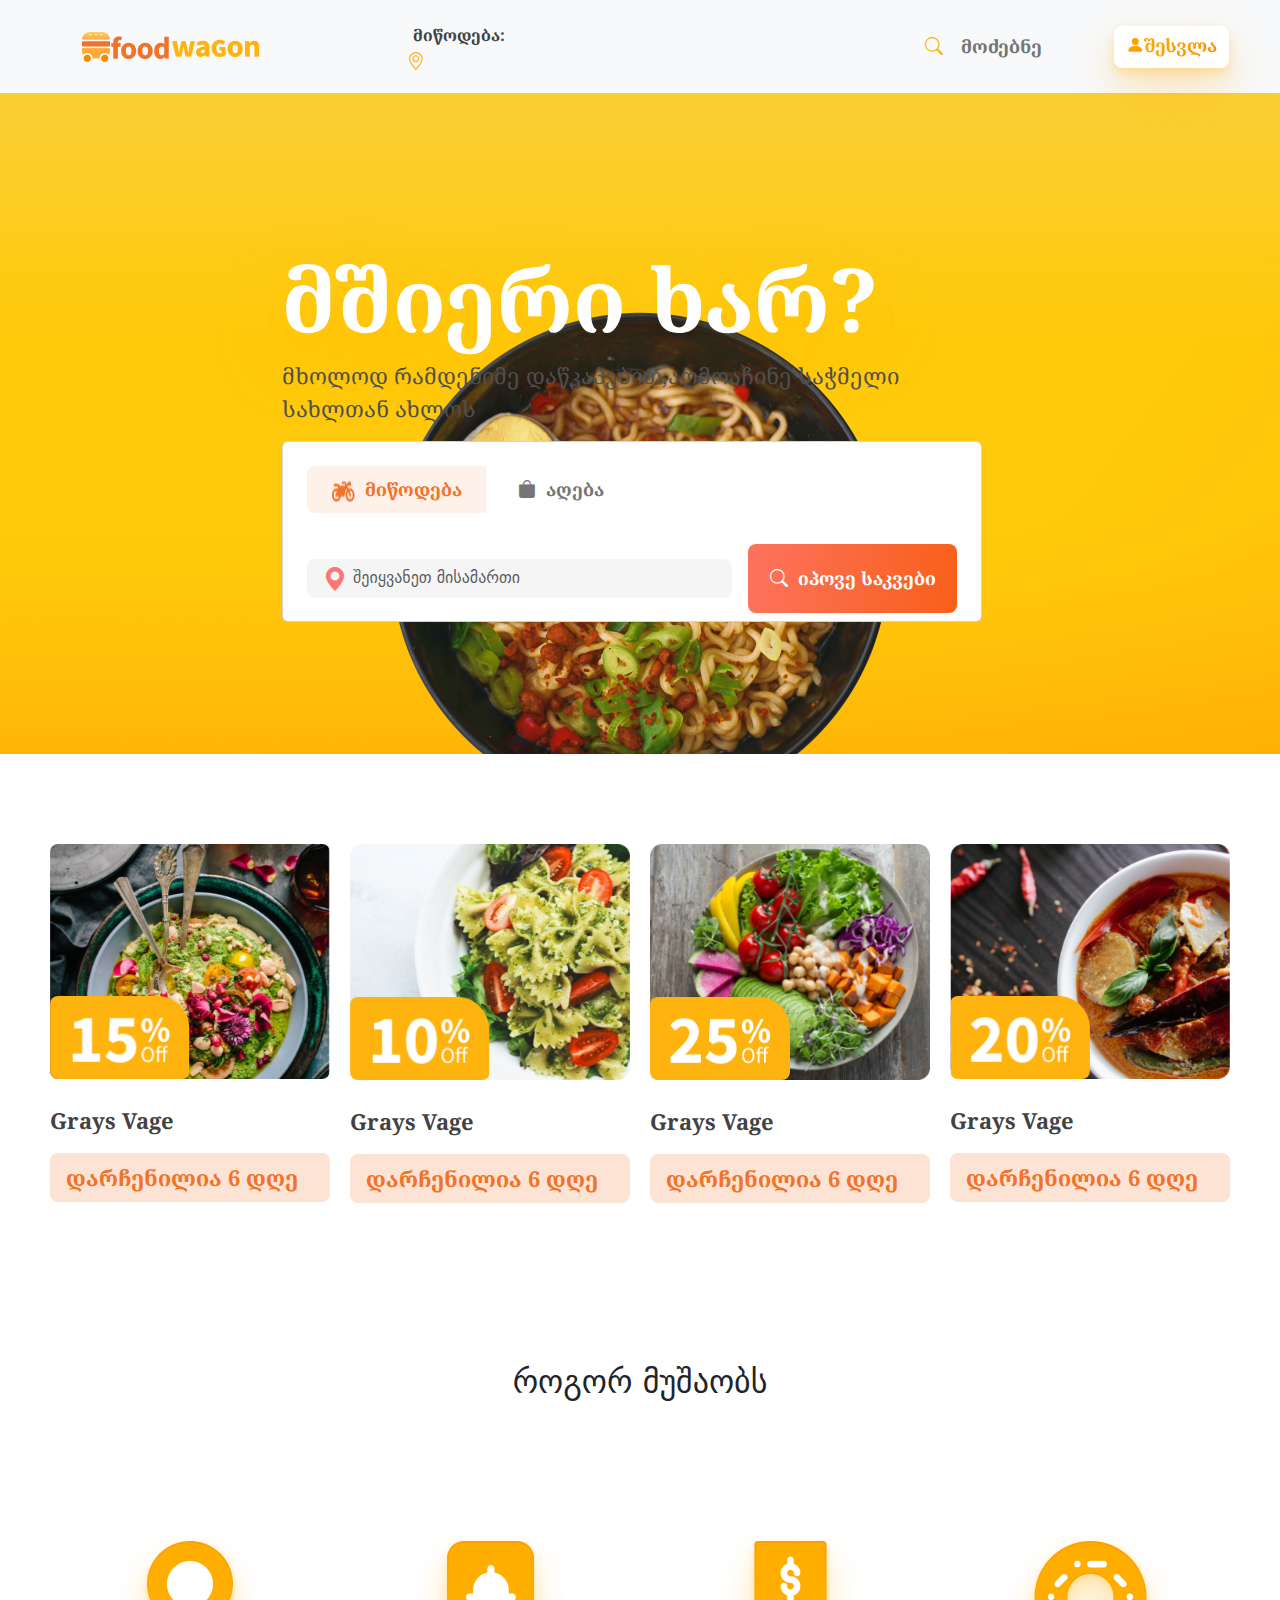
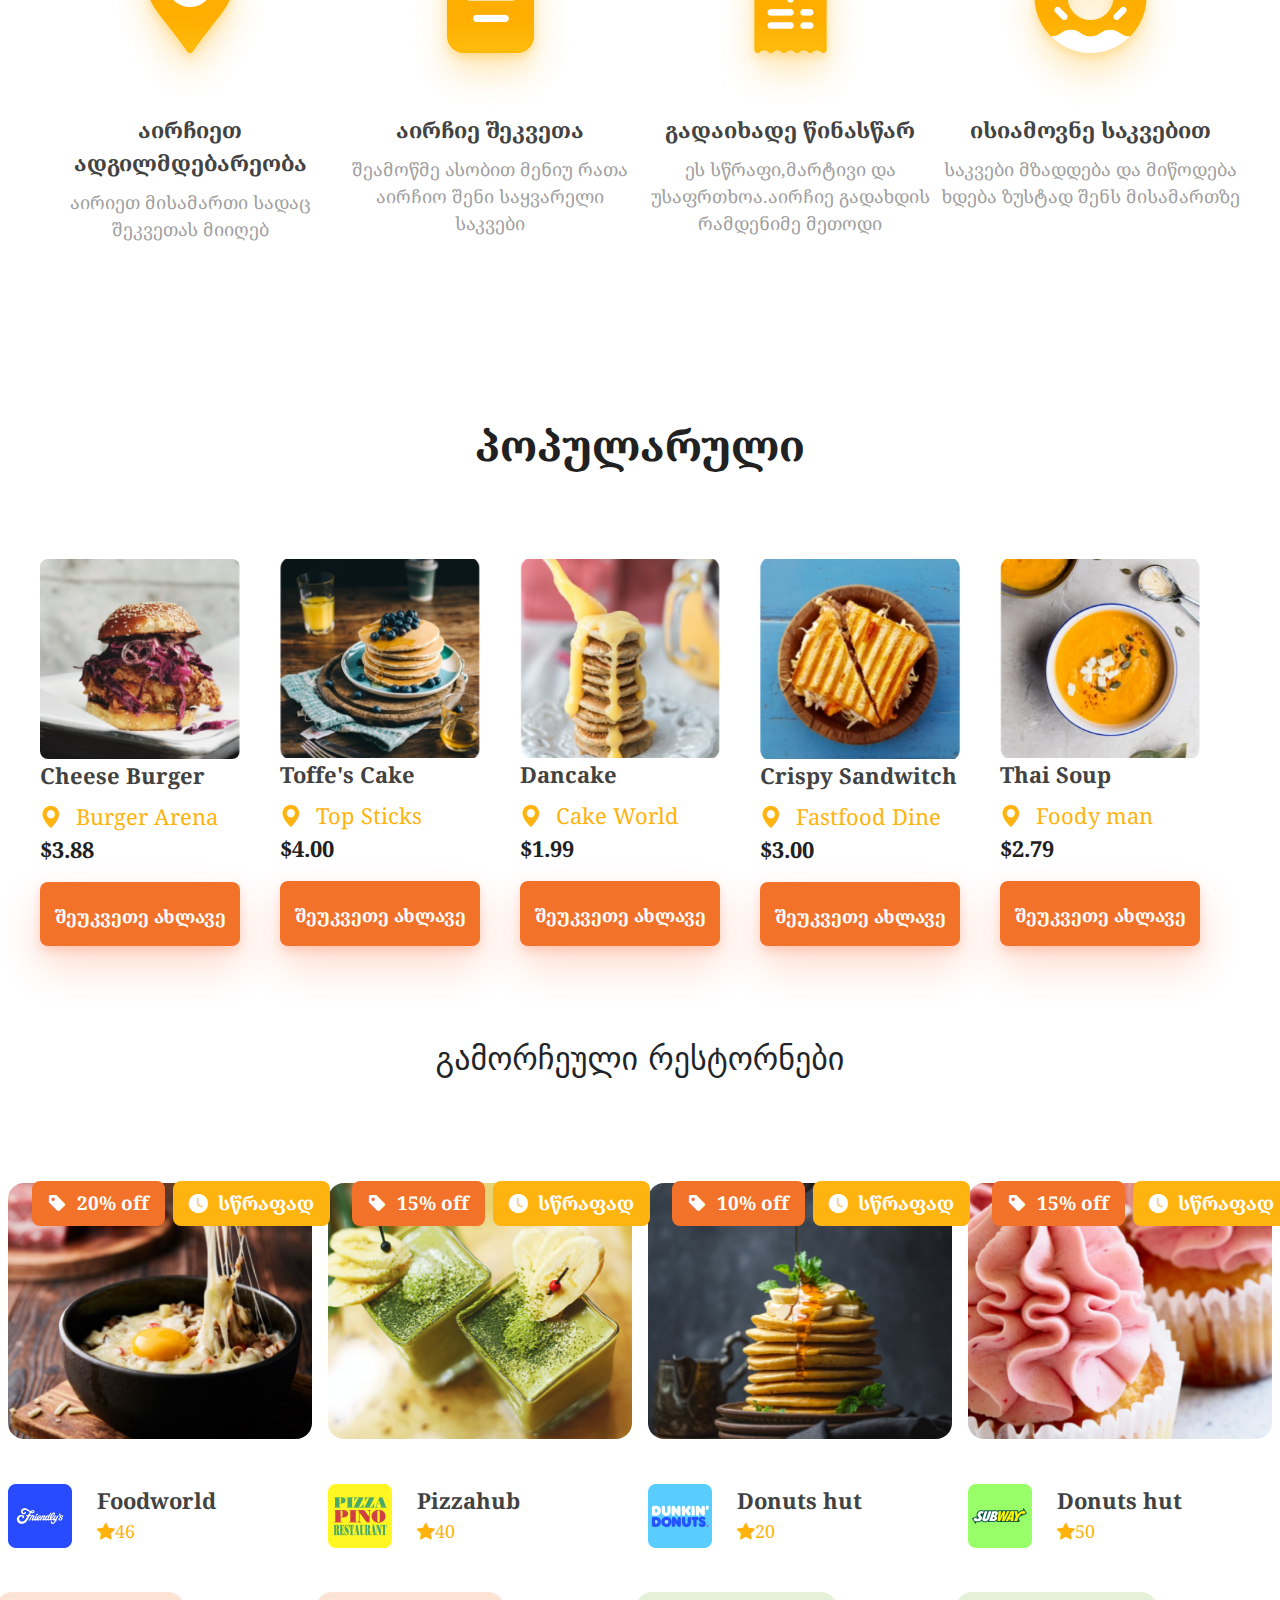
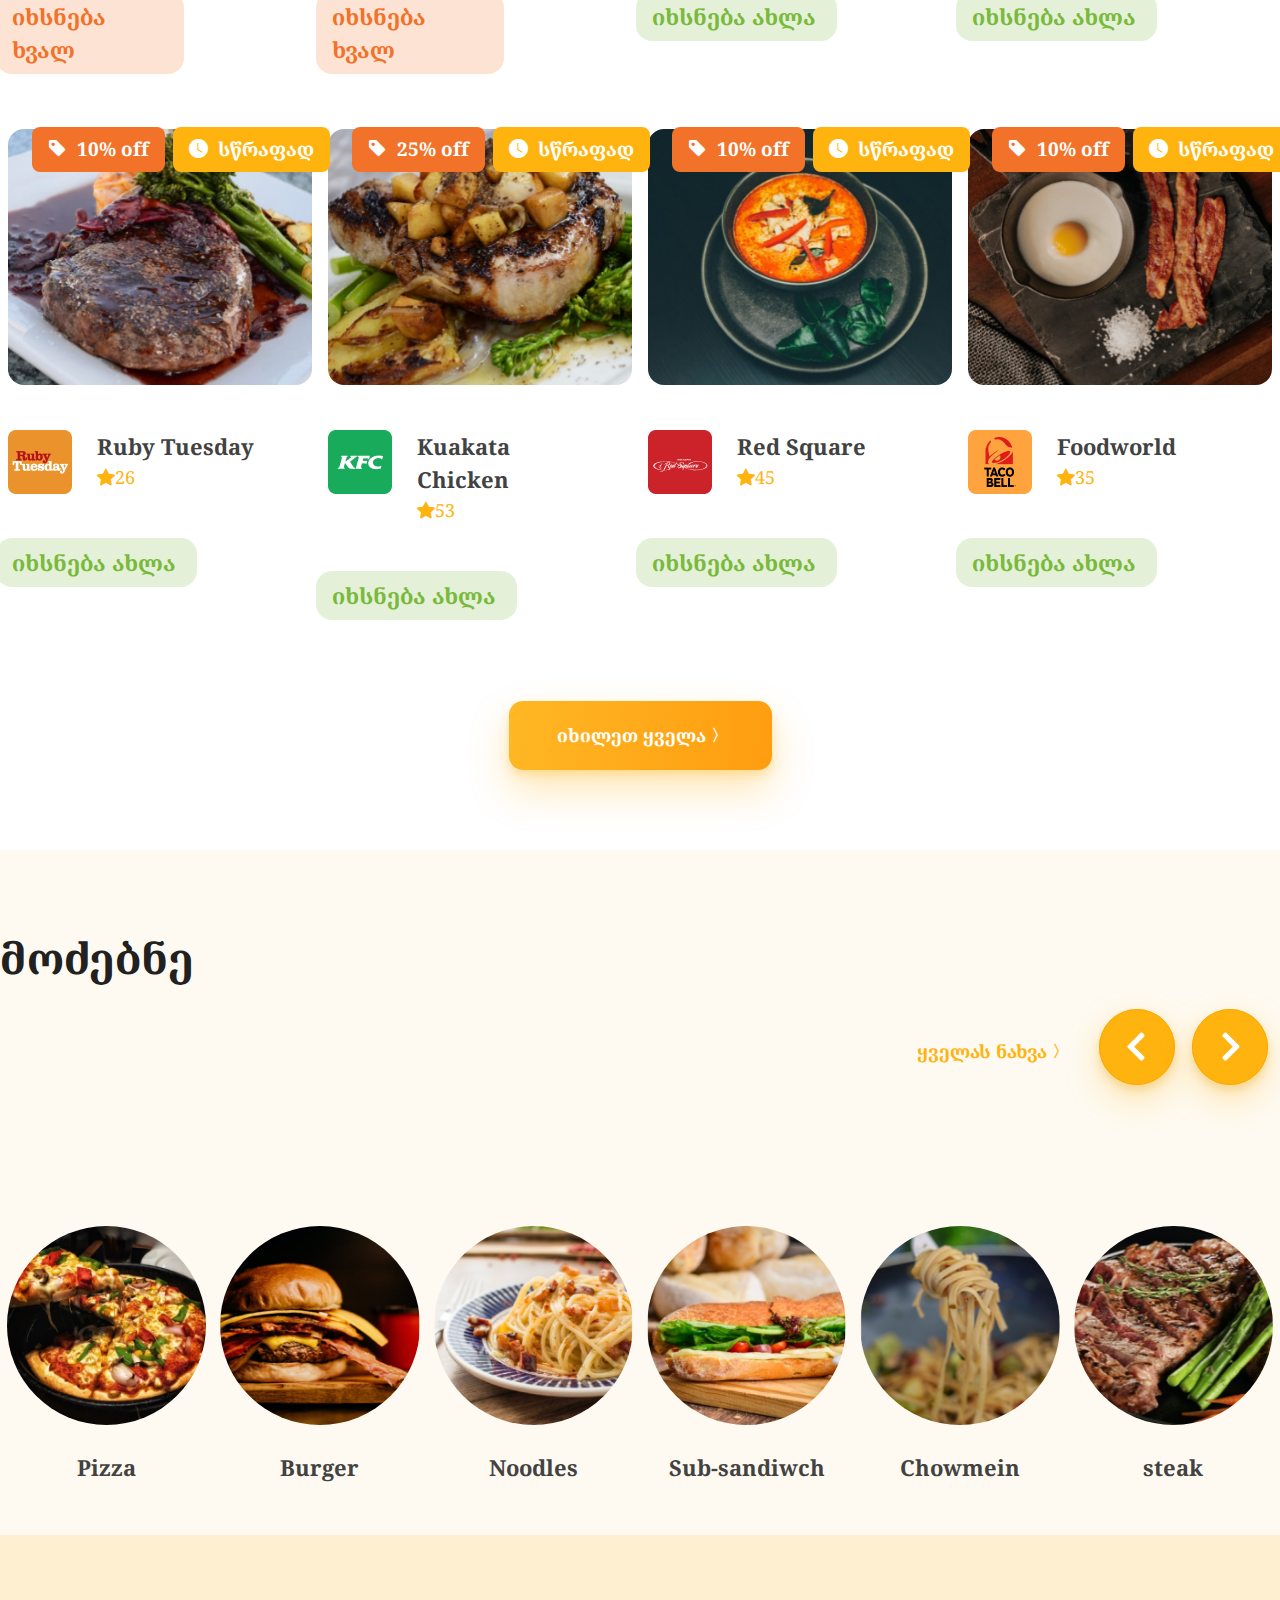
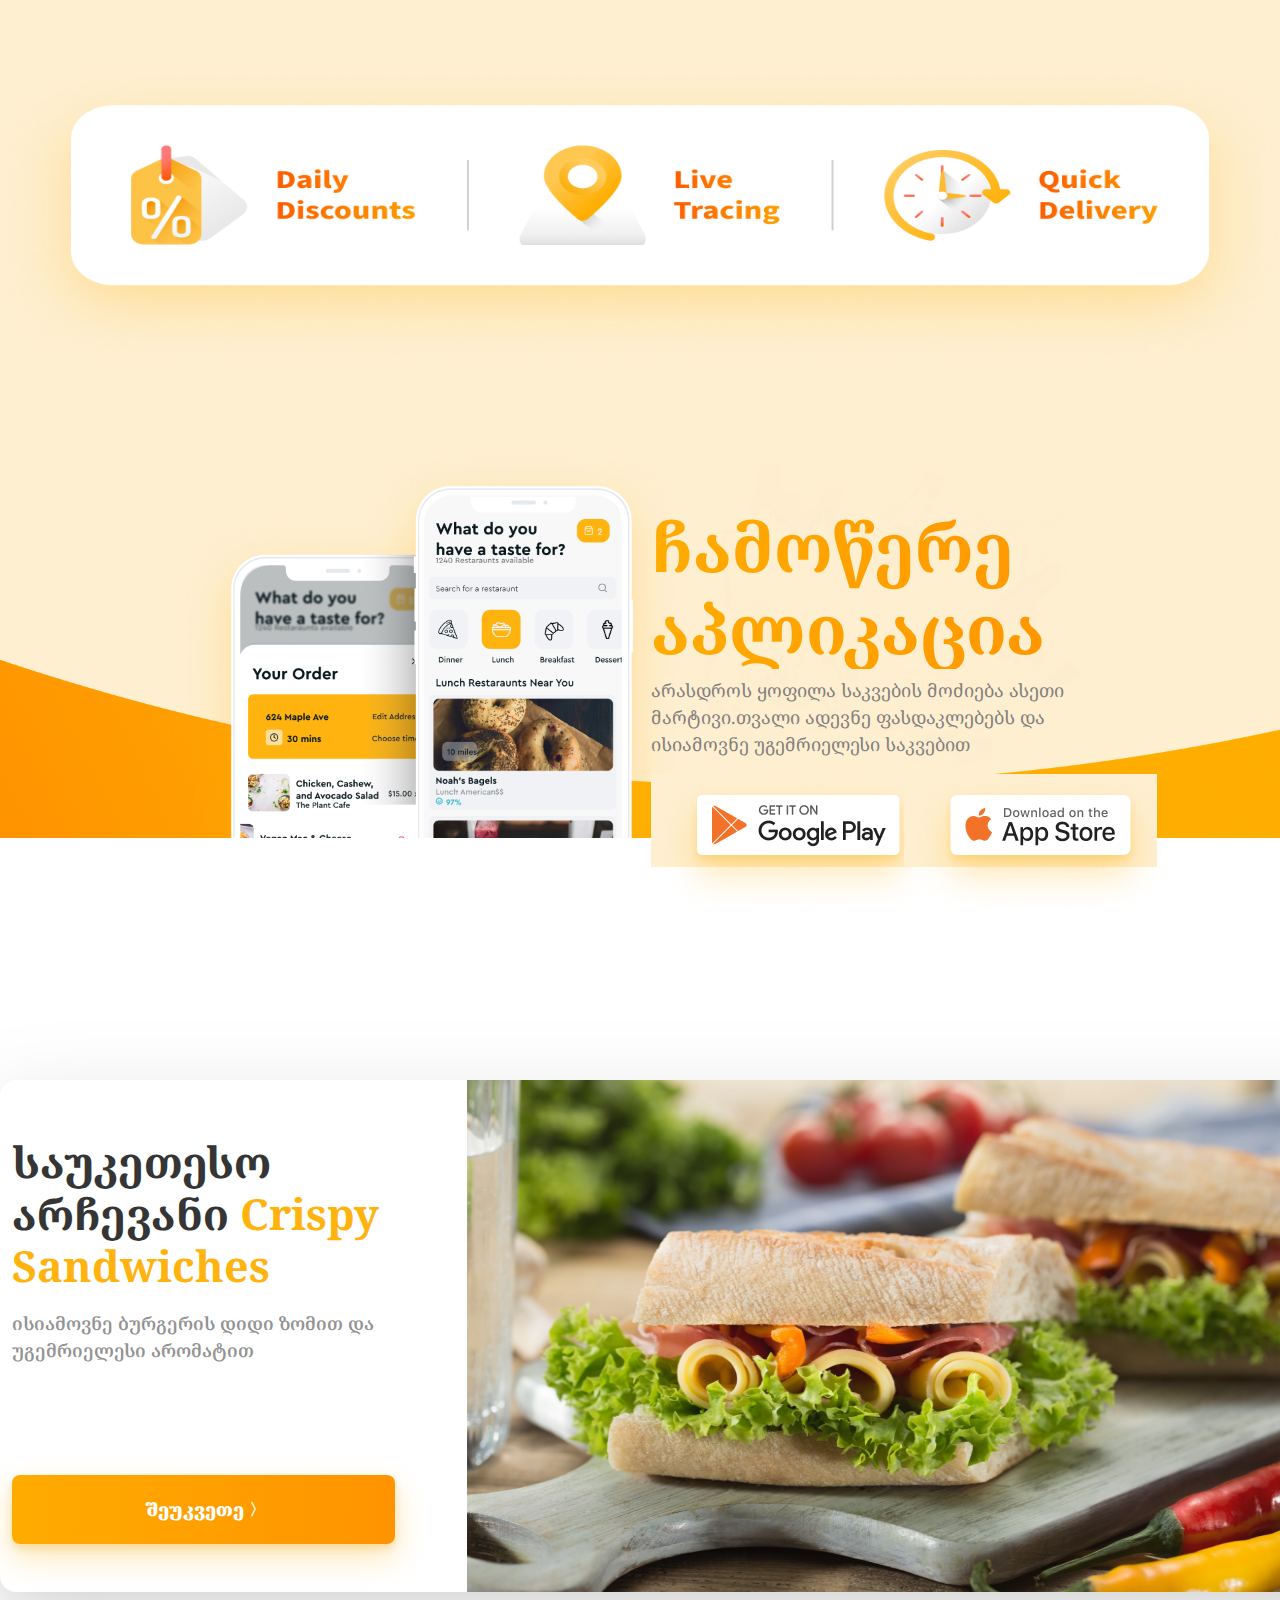
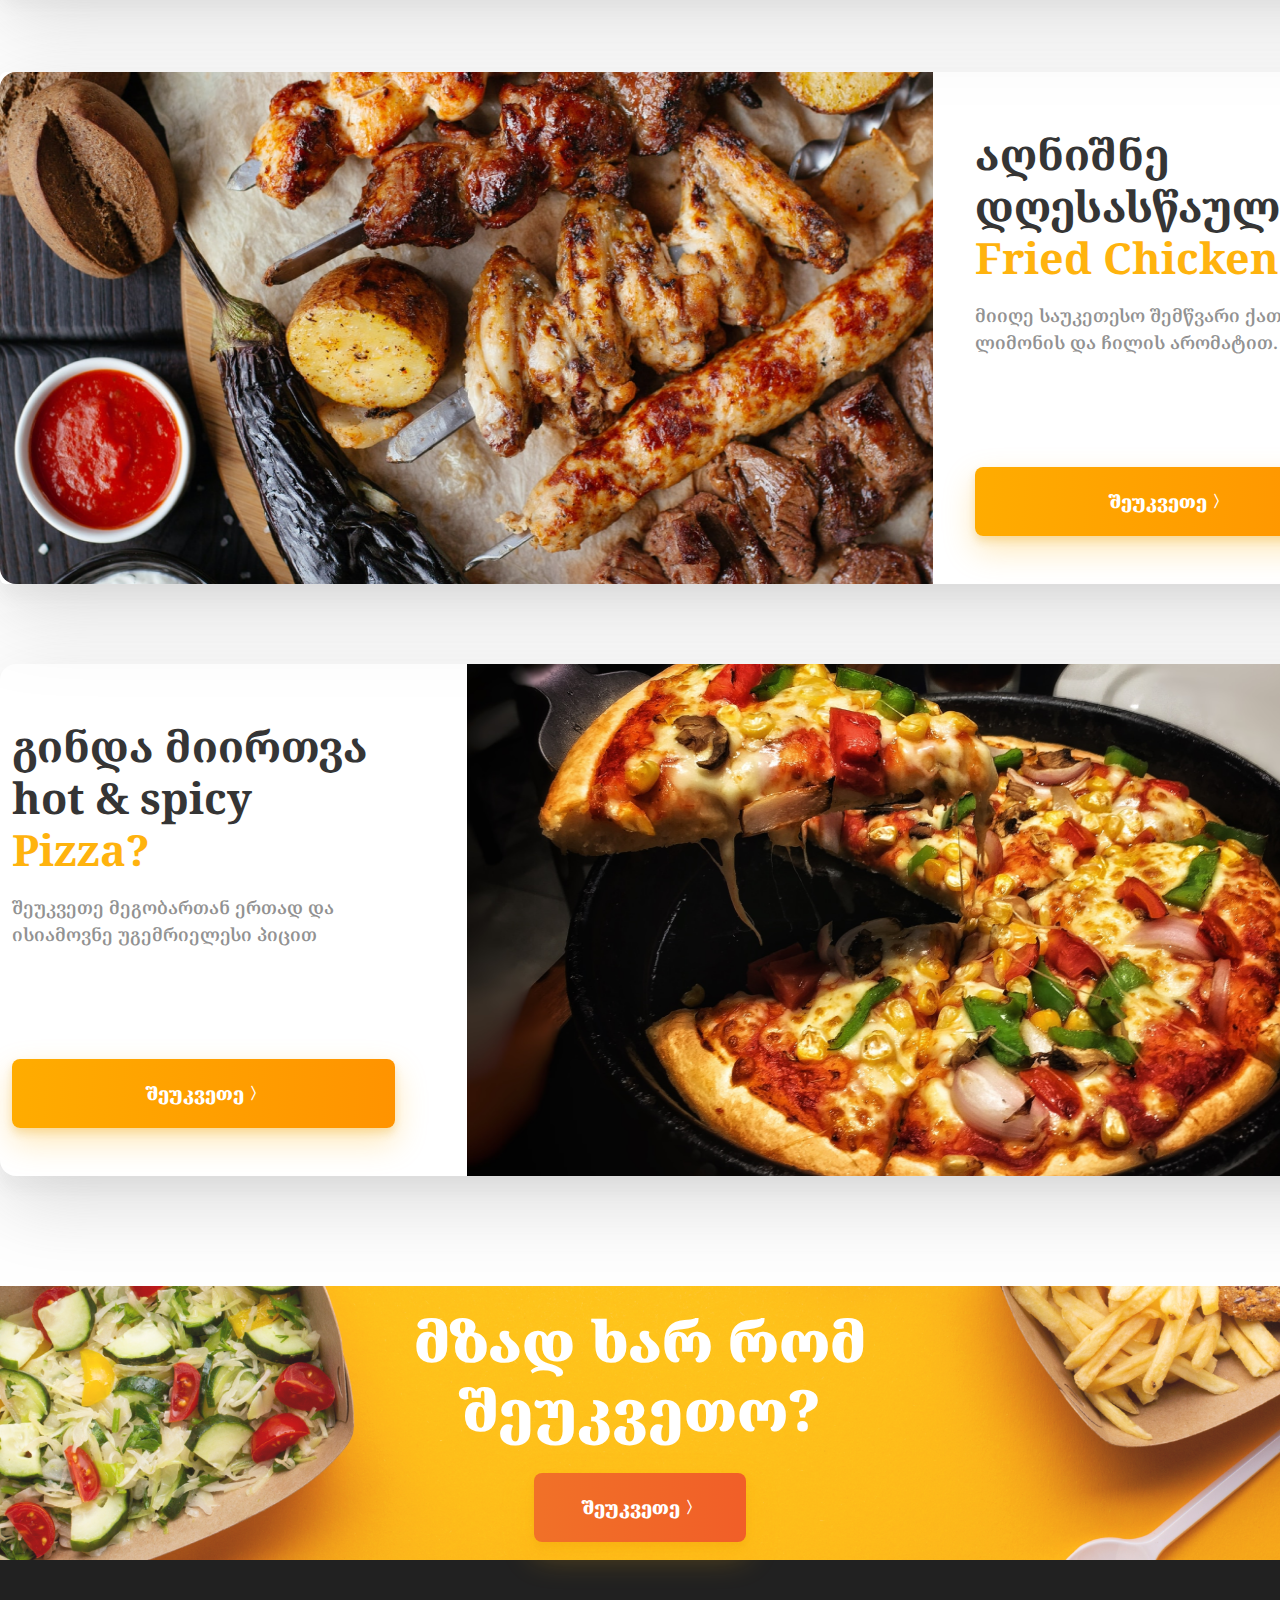
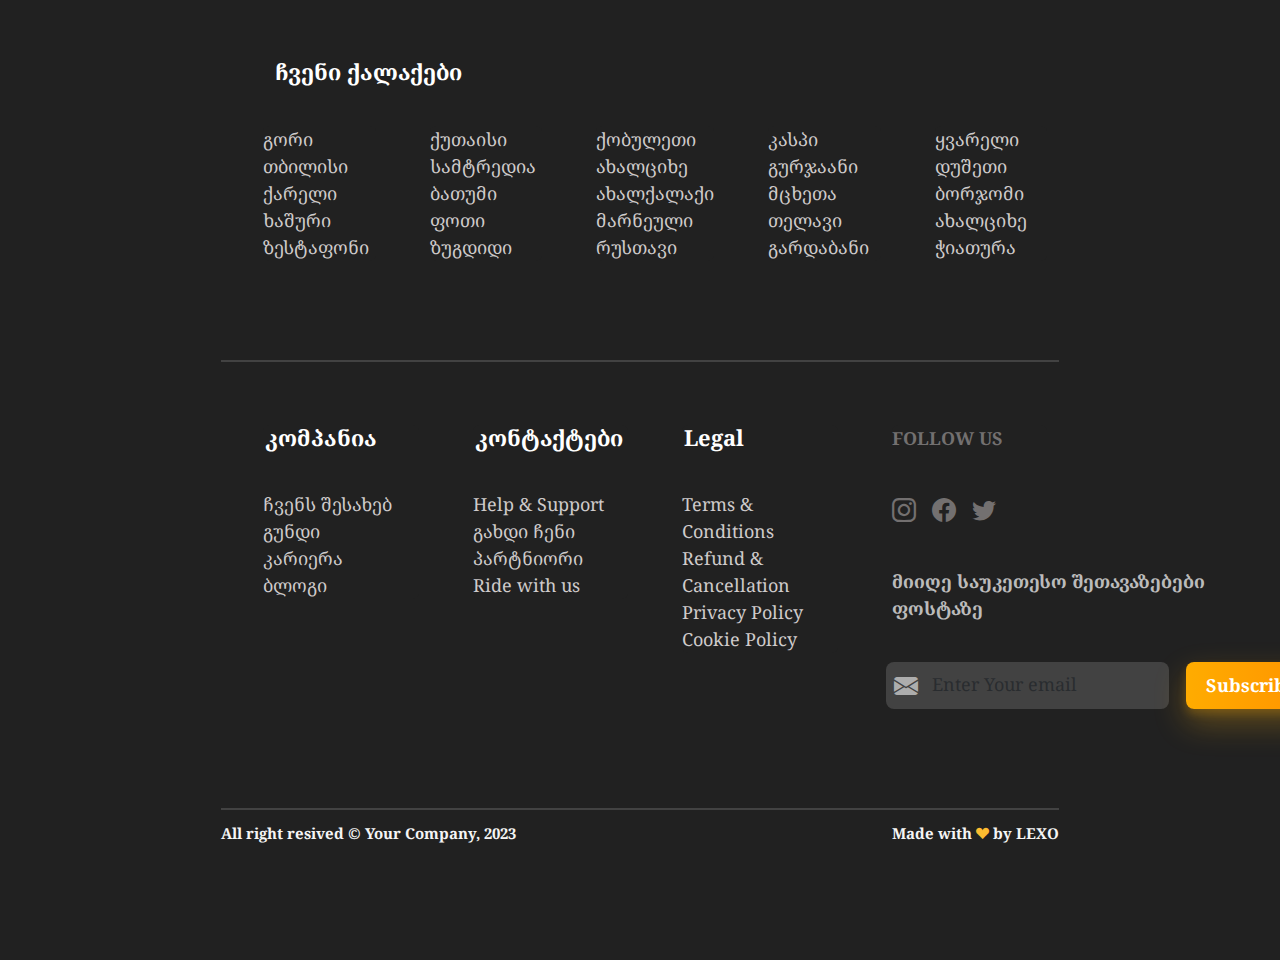
<file: index.html>
<!DOCTYPE html>
<html lang="en">
<head>
    <meta charset="UTF-8">
    <meta name="viewport" content="width=device-width, initial-scale=1.0">
    <title>Document</title>
    <link href="https://cdn.jsdelivr.net/npm/bootstrap@5.3.2/dist/css/bootstrap.min.css" rel="stylesheet"  crossorigin="anonymous">
    <link rel="stylesheet" href="https://cdn.jsdelivr.net/npm/bootstrap-icons@1.11.2/font/bootstrap-icons.min.css"> 
    <link rel="stylesheet" href="food.css">
</head>
<body>
   
  <nav class="navbar navbar-expand-lg bg-body-tertiary">
    <div class="container">
      <a class="navbar-brand" href="#"><img src="./foodimg/Mask Group.png"><img src="./foodimg/Frame 36.png"></a>
      <button class="navbar-toggler" type="button" data-bs-toggle="collapse" data-bs-target="#navbarNav" aria-controls="navbarNav" aria-expanded="false" aria-label="Toggle navigation">
        <span class="navbar-toggler-icon"></span>
      </button>
      <div class="collapse navbar-collapse" id="navbarNav">
        <ul id="uli1" class="navbar-nav mx-auto">
          <li class="nav-item">
            <a class="nav-link " href="#" id="space"><button id="click" onclick="getLocation()">მიწოდება:</button> <i id="cols" class="bi bi-geo-alt"></i></a>
          </li> 
           <ul id="uli">
         <a class="nav-link" id="aa" href="#"> <button id="no" type="submit"><i id="co" class="bi bi-search"> </i></button><input type="search"id="search" placeholder="მოძებნე"> <label for="search"></label></a> 
        <button id="last" type="button" class="btn btn-light"><span><i class="bi bi-person-fill"></i>შესვლა</span></button> 
         <!-- <button class="last"> <p><i class="bi bi-person-fill"></i>Login</p></button>  -->
        </ul>
        </ul>
      
      </div>
    </div>
  </nav>

      <header>

        <div class="container ">
            <div class="col" id="textss">
              
              <h1>მშიერი ხარ?</h1>
              <p>მხოლოდ რამდენიმე დაწკაპებით,აღმოაჩინე საჭმელი სახლთან ახლოს</p>
            <div id="grow" class="card">
              <div class="bikes">
                <div class="btn-group" role="group" aria-label="Basic mixed styles example">
                  <button type="button" class="btn btn-danger"><img id="bt" src="./foodimg/Icon.png">მიწოდება</button>
                  <button type="button" id="bts" class="btn btn-success"><i id="dd" class="bi bi-bag-fill"></i>აღება</button>
                </div>
              </div>
              <!-- inputis -->
              <div id="ss" class="row g-3">
                <div id="cc" class="col">
                  <i id="adre" class="bi bi-geo-alt-fill"></i>
                  <input id="sss"  type="text" class="form-control" placeholder="შეიყვანეთ მისამართი" aria-label="First name">
                  <button id="ssss" type="submit" class="btn btn-danger "><i class="bi bi-search"></i>იპოვე საკვები</button>
                </div>
                <div class="col">
                 
                </div>
              </div>
            </div>
               
            </div>
             
            <div class="col" id="imgs">
              
                     <img id="lafsha" src="./foodimg/Image Base.png" alt="">
                    
               
            </div>
        </div> 


      </header>


<div class="rowi">
  <div class="coli">
    <div class="cardi">
      <img src="./foodimg/1.png" alt="">
      <img class="dis" src="./foodimg/Discount.png"> 
      <div class="marg">
        <p>Grays Vage</p>
        <div class="days"><p id="demo">დარჩენილია 6 დღე</p></div>
      </div>
    </div>
  </div>

  <div class="coli">
    <di class="cardi">
      <img src="./foodimg/2.png" alt="">
      <img class="dis" src="./foodimg/Discount (1).png">
      <div class="marg">
      <p>Grays Vage</p>
      <div class="days"><p id="demo">დარჩენილია 6 დღე</p></div></div>
    </di>
  </div>

  <div class="coli">
    <div class="cardi">
      <img src="./foodimg/3.png" alt="">
      <img class="dis" src="./foodimg/Discount (2).png">
      <div class="marg">
      <p>Grays Vage</p>
      <div class="days"><p id="demo"> დარჩენილია 6 დღე</p></div></div>
    </div>
  </div>
  <div class="coli">
    <div class="cardi">
      <img src="./foodimg/4.png" alt="">
      <img class="dis" src="./foodimg/Discount (3).png">
      <div class="marg">
      <p>Grays Vage</p>
      <div class="days"><p id="demo">დარჩენილია 6 დღე</p></div></div>
    </div>
  </div>
</div>


<div class="worki">
<div class="work">
  <div class="te">
  <h2>როგორ მუშაობს</h2>
  
  </div>

  <div class="rowii">
    <div class="coli">
      <div class="cardi">
        <img class="place" src="./foodimg/place.png" alt="">
       <div class="center"> <span>აირჩიეთ ადგილმდებარეობა</span>
        <p>აირიეთ მისამართი სადაც შეკვეთას მიიღებ</p></div>
    </div>
      </div>
    
  

    <div class="coli">
      <div class="cardi">
        <img class="place" src="./foodimg/place 2.png" alt="">
        <div class="center">
        <span>აირჩიე შეკვეთა</span>
        <p>შეამოწმე ასობით მენიუ რათა აირჩიო შენი საყვარელი საკვები</p></div>
       
      </div>
    </div>
  
 
    <div class="coli">
      <div class="cardi">
        <img class="place" src="./foodimg/place3.png" alt="">
        <div class="center">
       <span>გადაიხადე წინასწარ</span>
       <p>ეს სწრაფი,მარტივი და უსაფრთხოა.აირჩიე გადახდის რამდენიმე მეთოდი</p></div>
      </div>
    </div>
  
  
    <div class="coli">
      <div class="cardi">
        <img class="place" src="./foodimg/place 4.png" alt="">
        <div class="center">
       <span>ისიამოვნე საკვებით</span>
       <P>საკვები მზადდება და მიწოდება ხდება ზუსტად შენს მისამართზე</P></div>
      </div>
    </div>
  

</div>
</div>






<!-- karusel -->
<div class="popu">
<div class="popular">
  <div class="te">
    <h2>პოპულარული</h2>
  </div>


<div  class="rowii">

  <div id="coli" class="coli">
    <div class="cardi">
      <img id="ff" src="./foodimg/Rectangle 336.png">
      <div id="left">
        <P>Cheese Burger</P>
        <span><i class="bi bi-geo-alt-fill"></i> Burger Arena</span><br>
        <small>$3.88</small>
      </div>
      <button id="gg" type="button"><span>შეუკვეთე ახლავე</span></button>
    </div>
  </div>

  <div  class="coli">
    <div class="cardi">
      <img src="./foodimg/Rectangle 336 (2).png">
      <div id="left">
        <P>Toffe's Cake</P>
        <span><i class="bi bi-geo-alt-fill"></i> Top Sticks</span><br>
        <small>$4.00</small>
      </div>
      <button id="gg" type="button"><span>შეუკვეთე ახლავე</span></button>

    </div>
  </div>

  <div class="coli">
    <div class="cardi">
      <img src="./foodimg/Rectangle 336 (3).png">
      <div id="left">
        <P>Dancake</P>
        <span><i class="bi bi-geo-alt-fill"></i> Cake World</span><br>
        <small>$1.99</small>
      </div>
      <button id="gg" type="button"><span>შეუკვეთე ახლავე</span></button>

    </div>
  </div>

  <div  class="coli">
    <div class="cardi">
      <img src="./foodimg/Rectangle 336 (4).png">
      <div id="left">
        <P>Crispy Sandwitch</P>
        <span><i class="bi bi-geo-alt-fill"></i> Fastfood Dine</span><br>
        <small>$3.00</small>
      </div>
      <button id="gg" type="button"><span>შეუკვეთე ახლავე</span></button>
    </div>
  </div>


  <div class="coli">
    <div class="cardi">
      <img src="./foodimg/Rectangle 336 (5).png">
      <div id="left">
        <P>Thai Soup</P>
        <span><i class="bi bi-geo-alt-fill"></i> Foody man</span><br>
        <small>$2.79</small>
      </div>
      <button id="gg" type="button"><span>შეუკვეთე ახლავე</span></button>
    </div>
  </div>

 
</div>
</div>




<div id="pop" class="featured">
  <div class="te">
    <h2>გამორჩეული რესტორნები</h2>
  </div>

  <div id="ffl"  class="all">

    <div id="fl" class="al">
    <div class="car">
      <img id="asi" src="./foodimg/featured/Image.png" alt="">
      <div class="fast">
        <small><i class="bi bi-tag-fill"></i>20% off</small>
        <button><span><i class="bi bi-clock-fill"></i>სწრაფად</span></button>
      </div>
      <div id="blue" class="row">
        <div id="size" class="col-md-6">
          <img src="./foodimg/featured/Restaruant Logo.png"></img>
        
        </div>
        <div id="red" class="col-md-6">
          <p>Foodworld</p> 
           <span><i class="bi bi-star-fill"></i>46</span>
        </div>
        <span id="opens">იხსნება ხვალ</span>
       
      </div>
    </div>
  </div>


  
  <div id="fl" class="al">
    <div class="car">
      <img id="asi" src="./foodimg/featured/Image (1).png" alt="">
      <div class="fast">
        <small><i class="bi bi-tag-fill"></i>15% off</small>
        <button><span><i class="bi bi-clock-fill"></i>სწრაფად</span></button>
      </div>
      <div id="blue" class="row">
        <div id="size" class="col-md-6">
          <img src="./foodimg/featured/Restaruant Logo (1).png"></img>
        </div>
        <div id="red" class="col-md-6">
          <p>Pizzahub</p> 
          <span><i class="bi bi-star-fill"></i>40</span>
        </div>
        <span id="opens">იხსნება ხვალ</span>
      </div>
    </div>
  </div>

  
  <div id="fl"  class="al">
    <div class="car">
      <img id="asi" src="./foodimg/featured/Image (2).png" alt="">
      <div class="fast">
        <small><i class="bi bi-tag-fill"></i>10% off</small>
        <button><span><i class="bi bi-clock-fill"></i>სწრაფად</span></button>
      </div>
      <div id="blue" class="row">
        <div id="size" class="col-md-6">
          <img src="./foodimg/featured/Restaruant Logo (2).png"></img>
        </div>
        <div id="red" class="col-md-6">
          <p>Donuts hut</p> 
          <span><i class="bi bi-star-fill"></i>20</span>
        </div>
        <span id="ope">იხსნება ახლა</span>
      </div>
    </div>
  </div>


  
  <div id="fl"  class="al">
    <div class="car">
      <img id="asi" src="./foodimg/featured/Image (3).png" alt="">
      <div class="fast">
        <small><i class="bi bi-tag-fill"></i>15% off</small>
        <button><span><i class="bi bi-clock-fill"></i>სწრაფად</span></button>
      </div>
      <div id="blue" class="row">
        <div id="size" class="col-md-6">
          <img src="./foodimg/featured/Restaruant Logo (3).png"></img>
        </div>
        <div id="red" class="col-md-6">
          <p>Donuts hut</p> 
            <span><i class="bi bi-star-fill"></i>50</span>
        </div>
        <span id="ope">იხსნება ახლა</span>
      </div>
    </div>
  </div>


  
  <div  id="fl" class="al">
    <div class="car">
      <img id="asi" src="./foodimg/featured/Image (4).png" alt="">
      <div class="fast">
        <small><i class="bi bi-tag-fill"></i>10% off</small>
        <button><span><i class="bi bi-clock-fill"></i>სწრაფად</span></button>
      </div>
      <div id="blue" class="row">
        <div id="size" class="col-md-6">
          <img src="./foodimg/featured/Restaruant Logo (4).png"></img>
        </div>
        <div id="red" class="col-md-6">
          <p>Ruby Tuesday</p>  
          <span><i class="bi bi-star-fill"></i>26</span>
        </div>
        <span id="ope">იხსნება ახლა</span>
      </div>
    </div>
  </div>


  
  <div id="fl"  class="al">
    <div class="car">
      <img id="asi" src="./foodimg/featured/Image (5).png" alt="">
      <div class="fast">
        <small><i class="bi bi-tag-fill"></i>25% off</small>
        <button><span><i class="bi bi-clock-fill"></i>სწრაფად</span></button>
      </div>
      <div id="blue" class="row">
        <div id="size" class="col-md-6">
          <img src="./foodimg/featured/Restaruant Logo (5).png"></img>
        </div>
        <div id="red" class="col-md-6">
          <p>Kuakata Chicken</p> 
          <span><i class="bi bi-star-fill"></i>53</span>
        </div>
        <span id="ope">იხსნება ახლა</span>
      </div>
    </div>
  </div>


  
  <div id="fl" class="al">
    <div class="car">
      <img id="asi" src="./foodimg/featured/Image (6).png" alt="">
      <div class="fast">
        <small><i class="bi bi-tag-fill"></i>10% off</small>
        <button><span><i class="bi bi-clock-fill"></i>სწრაფად</span></button>
      </div>
      <div id="blue" class="row">
        <div id="size" class="col-md-6">
          <img src="./foodimg/featured/Restaruant Logo (6).png"></img>
        </div>
        <div id="red" class="col-md-6">
          <p>Red Square</p> 
           <span><i class="bi bi-star-fill"></i>45</span>
        </div>
        <span id="ope">იხსნება ახლა</span>
      </div>
    </div>
  </div>


  
  <div id="fl"  class="al">
    <div class="car">
      <img id="asi" src="./foodimg/featured/Image (7).png" alt="">
      <div class="fast">
        <small><i class="bi bi-tag-fill"></i>10% off</small>
        <button><span><i class="bi bi-clock-fill"></i>სწრაფად</span></button>
      </div>
      <div id="blue" class="row">
        <div id="size" class="col-md-6">
          <img src="./foodimg/featured/Restaruant Logo (7).png"></img>
        </div>
        <div id="red" class="col-md-6">
          <p>Foodworld</p> 
          <span><i class="bi bi-star-fill"></i>35</span>
        </div>
        <span id="ope">იხსნება ახლა</span>
      </div>
    </div>
  </div>




<div id="bolo">
<button id="vievall" class="mx-auto">იხილეთ ყველა<i class="bi bi-chevron-compact-right"></i></button>
</div>



</div>



<!-- mrgvali divebi -->

<div class="mrgvali">

  <div class="mrgvali1">
    <div class="mr">
      <h2>მოძებნე</h2>
      <ul>
        <button id="view">ყველას ნახვა<i class="bi bi-chevron-compact-right"></i></button>
        <!-- <button id="same"><i class="bi bi-chevron-compact-left"></i></button>
        <button class="sam" id="same"><i class="bi bi-chevron-compact-right"></i></button> -->
        <svg  width="140" height="140" viewBox="0 0 140 140" fill="none" xmlns="http://www.w3.org/2000/svg">
          <g filter="url(#filter0_dd_401_1756)">
          <rect x="32" y="18" width="76" height="76" rx="38" fill="#FFB30E"/>
          <rect x="32.5" y="18.5" width="75" height="75" rx="37.5" stroke="#FAAA01"/>
          <path d="M60.8789 54.5938C60.2988 55.1738 60.2988 56.1406 60.8789 56.7207L73.3828 69.2891C74.0273 69.8691 74.9941 69.8691 75.5742 69.2891L77.0566 67.8066C77.6367 67.2266 77.6367 66.2598 77.0566 65.6152L67.1309 55.625L77.0566 45.6992C77.6367 45.0547 77.6367 44.0879 77.0566 43.5078L75.5742 42.0254C74.9941 41.4453 74.0273 41.4453 73.3828 42.0254L60.8789 54.5938Z" fill="white"/>
          </g>
          <defs>
          <filter id="filter0_dd_401_1756" x="0" y="0" width="140" height="140" filterUnits="userSpaceOnUse" color-interpolation-filters="sRGB">
          <feFlood flood-opacity="0" result="BackgroundImageFix"/>
          <feColorMatrix in="SourceAlpha" type="matrix" values="0 0 0 0 0 0 0 0 0 0 0 0 0 0 0 0 0 0 127 0" result="hardAlpha"/>
          <feOffset dy="14"/>
          <feGaussianBlur stdDeviation="16"/>
          <feColorMatrix type="matrix" values="0 0 0 0 1 0 0 0 0 0.698039 0 0 0 0 0.054902 0 0 0 0.29 0"/>
          <feBlend mode="normal" in2="BackgroundImageFix" result="effect1_dropShadow_401_1756"/>
          <feColorMatrix in="SourceAlpha" type="matrix" values="0 0 0 0 0 0 0 0 0 0 0 0 0 0 0 0 0 0 127 0" result="hardAlpha"/>
          <feOffset dy="5"/>
          <feGaussianBlur stdDeviation="4"/>
          <feColorMatrix type="matrix" values="0 0 0 0 0.870833 0 0 0 0 0.5926 0 0 0 0 0 0 0 0 0.24 0"/>
          <feBlend mode="normal" in2="effect1_dropShadow_401_1756" result="effect2_dropShadow_401_1756"/>
          <feBlend mode="normal" in="SourceGraphic" in2="effect2_dropShadow_401_1756" result="shape"/>
          </filter>
          </defs>
          </svg>




          <svg id="pxx"  width="140" height="140" viewBox="0 0 140 140" fill="none" xmlns="http://www.w3.org/2000/svg">
            <g filter="url(#filter0_dd_401_1758)">
            <rect x="32" y="18" width="76" height="76" rx="38" fill="#FFB30E"/>
            <rect x="32.5" y="18.5" width="75" height="75" rx="37.5" stroke="#FAAA01"/>
            <path d="M79.0566 56.7207C79.6367 56.1406 79.6367 55.1738 79.0566 54.5938L66.5527 42.0254C65.9082 41.4453 64.9414 41.4453 64.3613 42.0254L62.8789 43.5078C62.2988 44.0879 62.2988 45.0547 62.8789 45.6992L72.8047 55.625L62.8789 65.6152C62.2988 66.2598 62.2988 67.2266 62.8789 67.8066L64.3613 69.2891C64.9414 69.8691 65.9082 69.8691 66.5527 69.2891L79.0566 56.7207Z" fill="white"/>
            </g>
            <defs>
            <filter id="filter0_dd_401_1758" x="0" y="0" width="140" height="140" filterUnits="userSpaceOnUse" color-interpolation-filters="sRGB">
            <feFlood flood-opacity="0" result="BackgroundImageFix"/>
            <feColorMatrix in="SourceAlpha" type="matrix" values="0 0 0 0 0 0 0 0 0 0 0 0 0 0 0 0 0 0 127 0" result="hardAlpha"/>
            <feOffset dy="14"/>
            <feGaussianBlur stdDeviation="16"/>
            <feColorMatrix type="matrix" values="0 0 0 0 1 0 0 0 0 0.698039 0 0 0 0 0.054902 0 0 0 0.29 0"/>
            <feBlend mode="normal" in2="BackgroundImageFix" result="effect1_dropShadow_401_1758"/>
            <feColorMatrix in="SourceAlpha" type="matrix" values="0 0 0 0 0 0 0 0 0 0 0 0 0 0 0 0 0 0 127 0" result="hardAlpha"/>
            <feOffset dy="5"/>
            <feGaussianBlur stdDeviation="4"/>
            <feColorMatrix type="matrix" values="0 0 0 0 0.870833 0 0 0 0 0.5926 0 0 0 0 0 0 0 0 0.24 0"/>
            <feBlend mode="normal" in2="effect1_dropShadow_401_1758" result="effect2_dropShadow_401_1758"/>
            <feBlend mode="normal" in="SourceGraphic" in2="effect2_dropShadow_401_1758" result="shape"/>
            </filter>
            </defs>
            </svg>
            
          
      </ul>
    </div>
           
    <div class="row">
      <div id="ian" class="col">
        <div class="card">
          <img src="./foodimg/pizza.png" alt="">
          <a href="pizza">Pizza</a>
        </div>
      </div>

      <div id="ian" class="col">
        <div class="card">
          <img src="./foodimg/pizza 2.png" alt="">
          <a href="pizza">Burger</a>
        </div>
      </div>

      <div id="ian" class="col">
        <div class="card">
          <img src="./foodimg/pizza 3.png" alt="">
          <a href="pizza">Noodles</a>
        </div>
      </div>

      <div id="ian " class="col">
        <div class="card">
          <img src="./foodimg/pizza 4.png" alt="">
          <a href="pizza">Sub-sandiwch</a>
        </div>
      </div>

      <div id="ian" class="col">
        <div class="card">
          <img src="./foodimg/pizza 6.png" alt="">
          <a href="pizza">Chowmein</a>
        </div>
      </div>

      <div id="ian" class="col">
        <div class="card">
          <img src="./foodimg/pizza 5.png" alt="">
          <a href="pizza">steak</a>
        </div>
      </div>

    </div>

    

  </div>
</div>



<div class="phone">

 <div class="phone1">
  <div class="imigi">
    <img src="./foodimg/cardii.png" alt="">
  </div>
 </div>

  <div id="iphone">
   <div class="app">
    <h2>ჩამოწერე აპლიკაცია</h2>
    <p>არასდროს ყოფილა საკვების მოძიება ასეთი მარტივი.თვალი ადევნე ფასდაკლებებს და ისიამოვნე უგემრიელესი საკვებით</p>
    <div class="aip">
    <button class="apple"><img id="esimg" src="./foodimg/google.png" alt=""></button>
    <button class="apple"><img id="esimg" src="./foodimg/iphone.png" alt=""></button>
    </div>
   </div>

  </div>
 

</div>




<div class="best">

  <div class="row">
    <div  class="col-md-4">
      <div class="cardi">
        <h2>საუკეთესო არჩევანი<span id="spa"> Crispy Sandwiches</span></h2>
      <p>ისიამოვნე ბურგერის დიდი ზომით და უგემრიელესი არომატით</p>
        <button>შეუკვეთე<i class="bi bi-chevron-compact-right"></i></button>
      </div>
    </div>
    <div id="sand" class="col-md-8">
      <div class="card">
   <img src="./foodimg/sand 1.png" alt="">
      </div>
    </div>
  </div>

  <div id="gap" class="row">
    <div id="sand" class="col-md-8">
      <div class="card">
      <img id="leftradius" src="./foodimg/sand 2.png" alt="">
      </div>
    </div>
    <div class="col-md-4">
      <div class="cardi" id="cardu">
          <h2>აღნიშნე დღესასწაულები <span id="spa">Fried Chicken</span></h2>
            <p>მიიღე საუკეთესო შემწვარი ქათამი ლიმონის და ჩილის არომატით.</p>
              <button>შეუკვეთე<i class="bi bi-chevron-compact-right"></i></button>
      </div>
    </div>
  </div>

  <div class="row">
    <div  class="col-md-4">
      <div class="cardi" id="cardp">
        <h2>გინდა მიირთვა hot 
          & spicy <span id="spa"> Pizza?</span></h2>
          <p>შეუკვეთე მეგობართან ერთად და ისიამოვნე უგემრიელესი პიცით</p>
            <button>შეუკვეთე<i class="bi bi-chevron-compact-right"></i></button>
      </div>
    </div>
    <div id="sand" class="col-md-8">
      <div class="card">
 <img src="./foodimg/sand 3.png" alt="">
      </div>
    </div>
  </div>


</div>




<div class="proceed">
  <div class="proc">
 <h1>მზად ხარ რომ შეუკვეთო?</h1> 
  <button>შეუკვეთე<i class="bi bi-chevron-compact-right"></i></button>
  </div>

</div>




<footer>
<div class="foot">



 <div class="row">
<h2 id="our">ჩვენი ქალაქები</h2>

  <div class="col">
    <div  class="card">
      <a>გორი</a>
      <a>თბილისი</a>
      <a>ქარელი</a>
      <a>ხაშური</a>
      <a>ზესტაფონი</a>
     </div>
  </div>
    <div class="col">
    <div class="card">
      <a>ქუთაისი</a>
      <a>სამტრედია</a>
      <a>ბათუმი</a>
      <a>ფოთი</a>
      <a>ზუგდიდი</a>
    </div>
    </div>  

    <div class="col">
    <div class="card">
      <a>ქობულეთი</a>
      <a>ახალციხე</a>
      <a>ახალქალაქი</a>
      <a>მარნეული</a>
      <a>რუსთავი</a>
    </div>
    </div>

    <div class="col">
    <div class="card">
      <a>კასპი</a>
      <a>გურჯაანი</a>
      <a>მცხეთა</a>
      <a>თელავი</a>
      <a>გარდაბანი</a>
    </div>
    </div>


    <div id="mar" class="col">
    <div class="card">
      <a>ყვარელი</a>
      <a>დუშეთი</a>
      <a>ბორჯომი</a>
      <a>ახალციხე</a>
      <a>ჭიათურა</a>
    </div>
    </div>
  </div>
 


  <div id="roo" class="row">

    
    <div id="un" class="col">
      <div class="card">
        <h2>კომპანია</h2>
        <a>ჩვენს შესახებ</a>
        <a>გუნდი</a>
        <a>კარიერა</a>
        <a>ბლოგი</a>
      </div>
    </div>

    <div id="an" class="col">
      <div class="card">
        <h2>კონტაქტები</h2>
        <a>Help & Support</a>
        <a>გახდი ჩენი პარტნიორი</a>
        <a>Ride with us</a>
      </div>
    </div>

    <div id="on" class="col">
      <div class="card">
        <h2>Legal</h2>
        <a>Terms & Conditions</a>
        <a>Refund & Cancellation</a>
        <a>Privacy Policy</a>
        <a>Cookie Policy</a>
      </div>
    </div>
    
    

    <div id="in" class="col">
      <div class="card">
        <span id="follow">FOLLOW US</span>
        <span id="importan"><i class="bi bi-instagram"></i><i id="facebo" class="bi bi-facebook"></i><i class="bi bi-twitter"></i></span>
        <p>მიიღე საუკეთესო შეთავაზებები ფოსტაზე</p>

       
        <form class="d-flex" >
          <i id="bibi" class="bi bi-envelope-fill"></i>
          <input class="form-control me-2" type="email" placeholder="Enter Your email" >
          <button class="" type="submit">Subscribe</button>
        </form>
    

      </div>
    </div>



  </div>

  <div class="right">
    <p>All right resived &copy; Your Company, 2023</p>
    <p><span id="righ">Made with <i class="bi bi-suit-heart-fill"></i></span> by LEXO</p>
  </div>




</div>
</footer>













      <script src="https://cdn.jsdelivr.net/npm/bootstrap@5.3.2/dist/js/bootstrap.bundle.min.js"  crossorigin="anonymous"></script>
      <script>
        const x = document.getElementById("demo");
        
        function getLocation() {
          if (navigator.geolocation) {
            navigator.geolocation.watchPosition(showPosition);
          } else { 
            x.innerHTML = "Geolocation is not supported by this browser.";
          }
        }
            
        function showPosition(position) {
            x.innerHTML="Latitude: " + position.coords.latitude + 
            "<br>Longitude: " + position.coords.longitude;
        }
        </script>








</body>
</html>
</file>
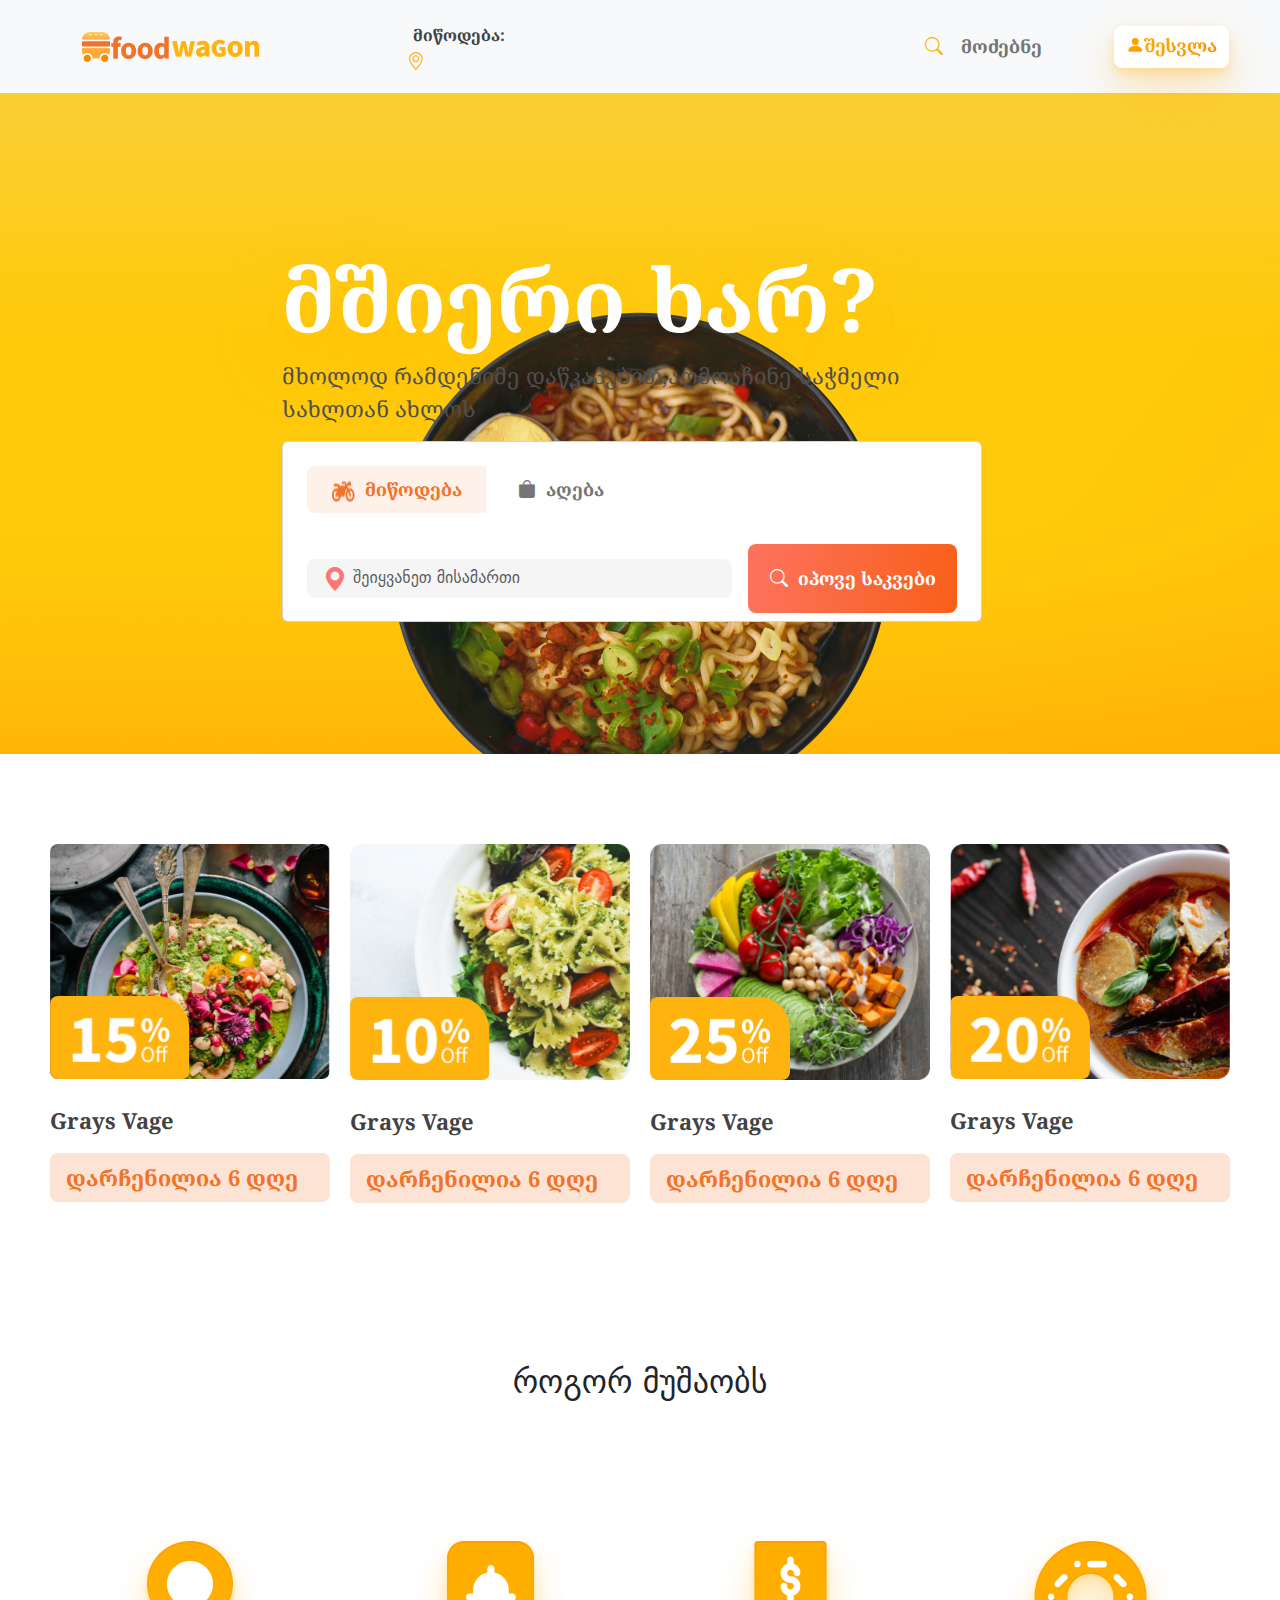
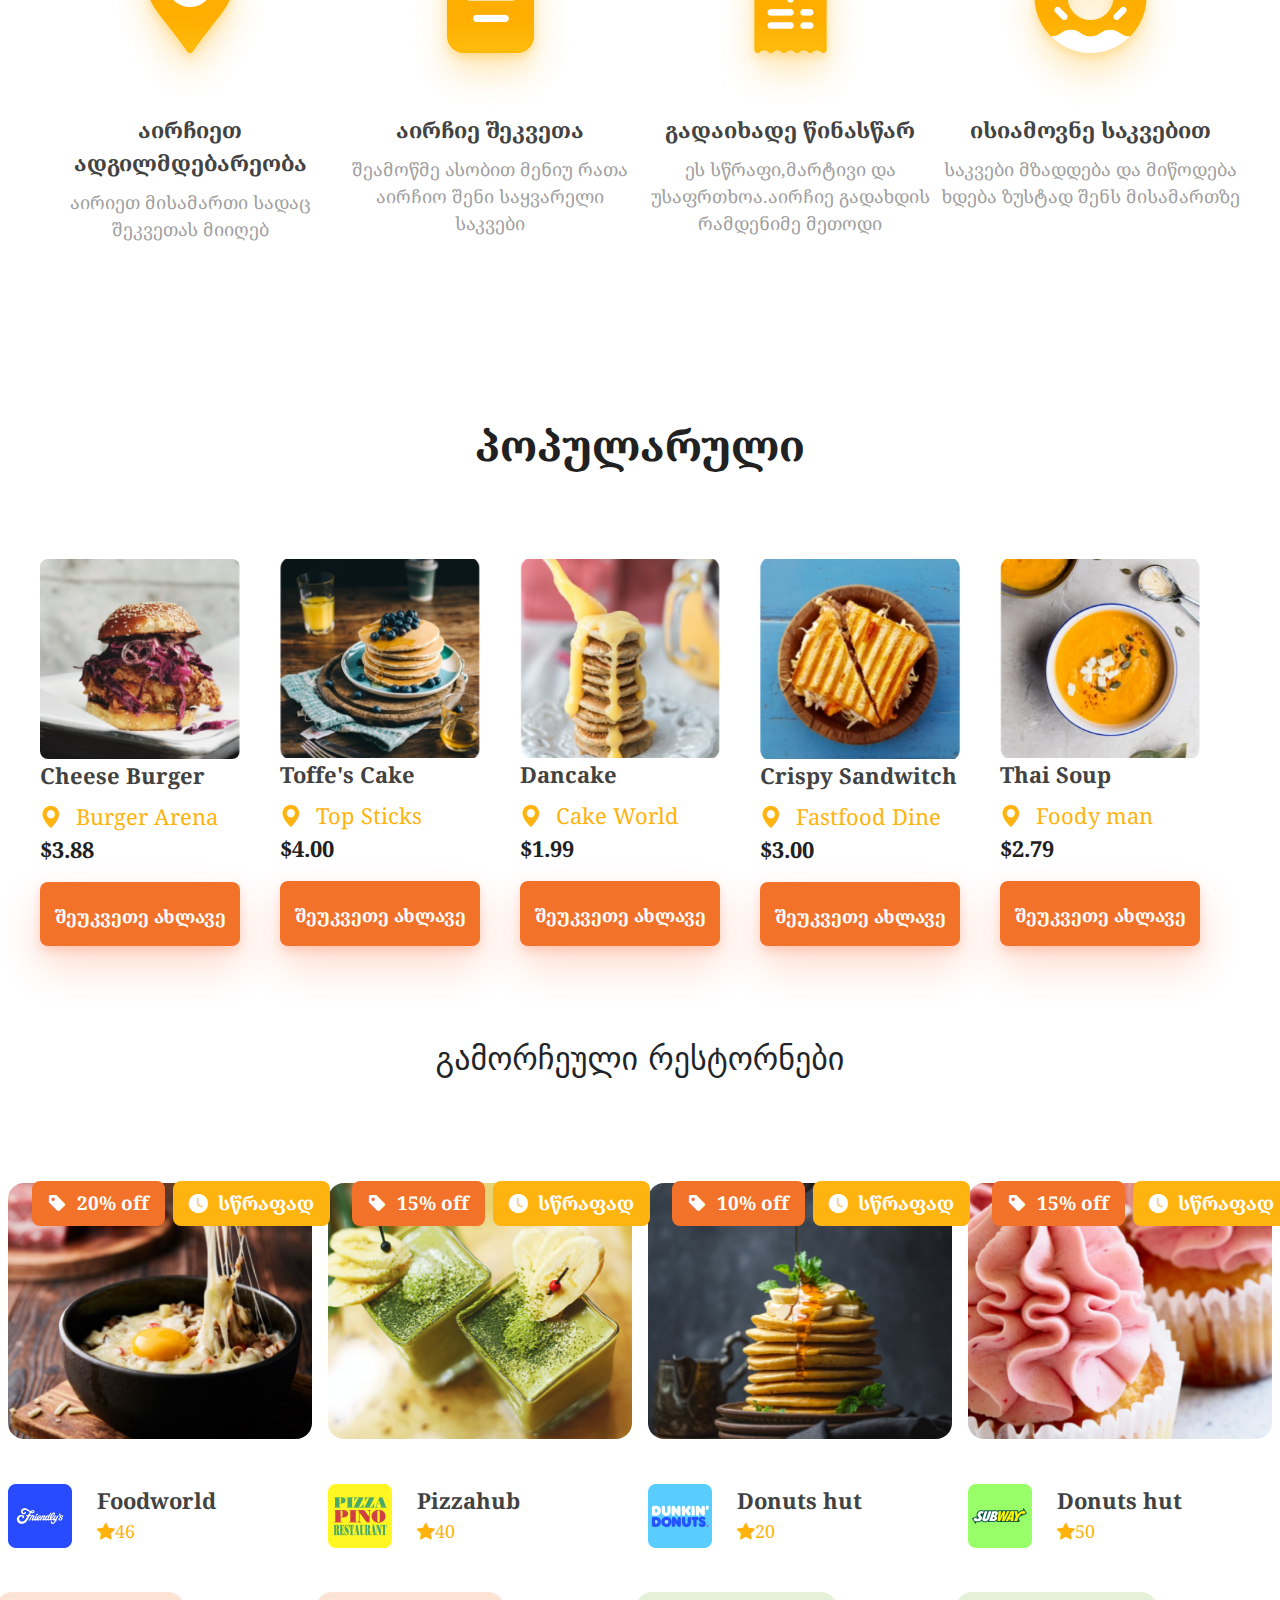
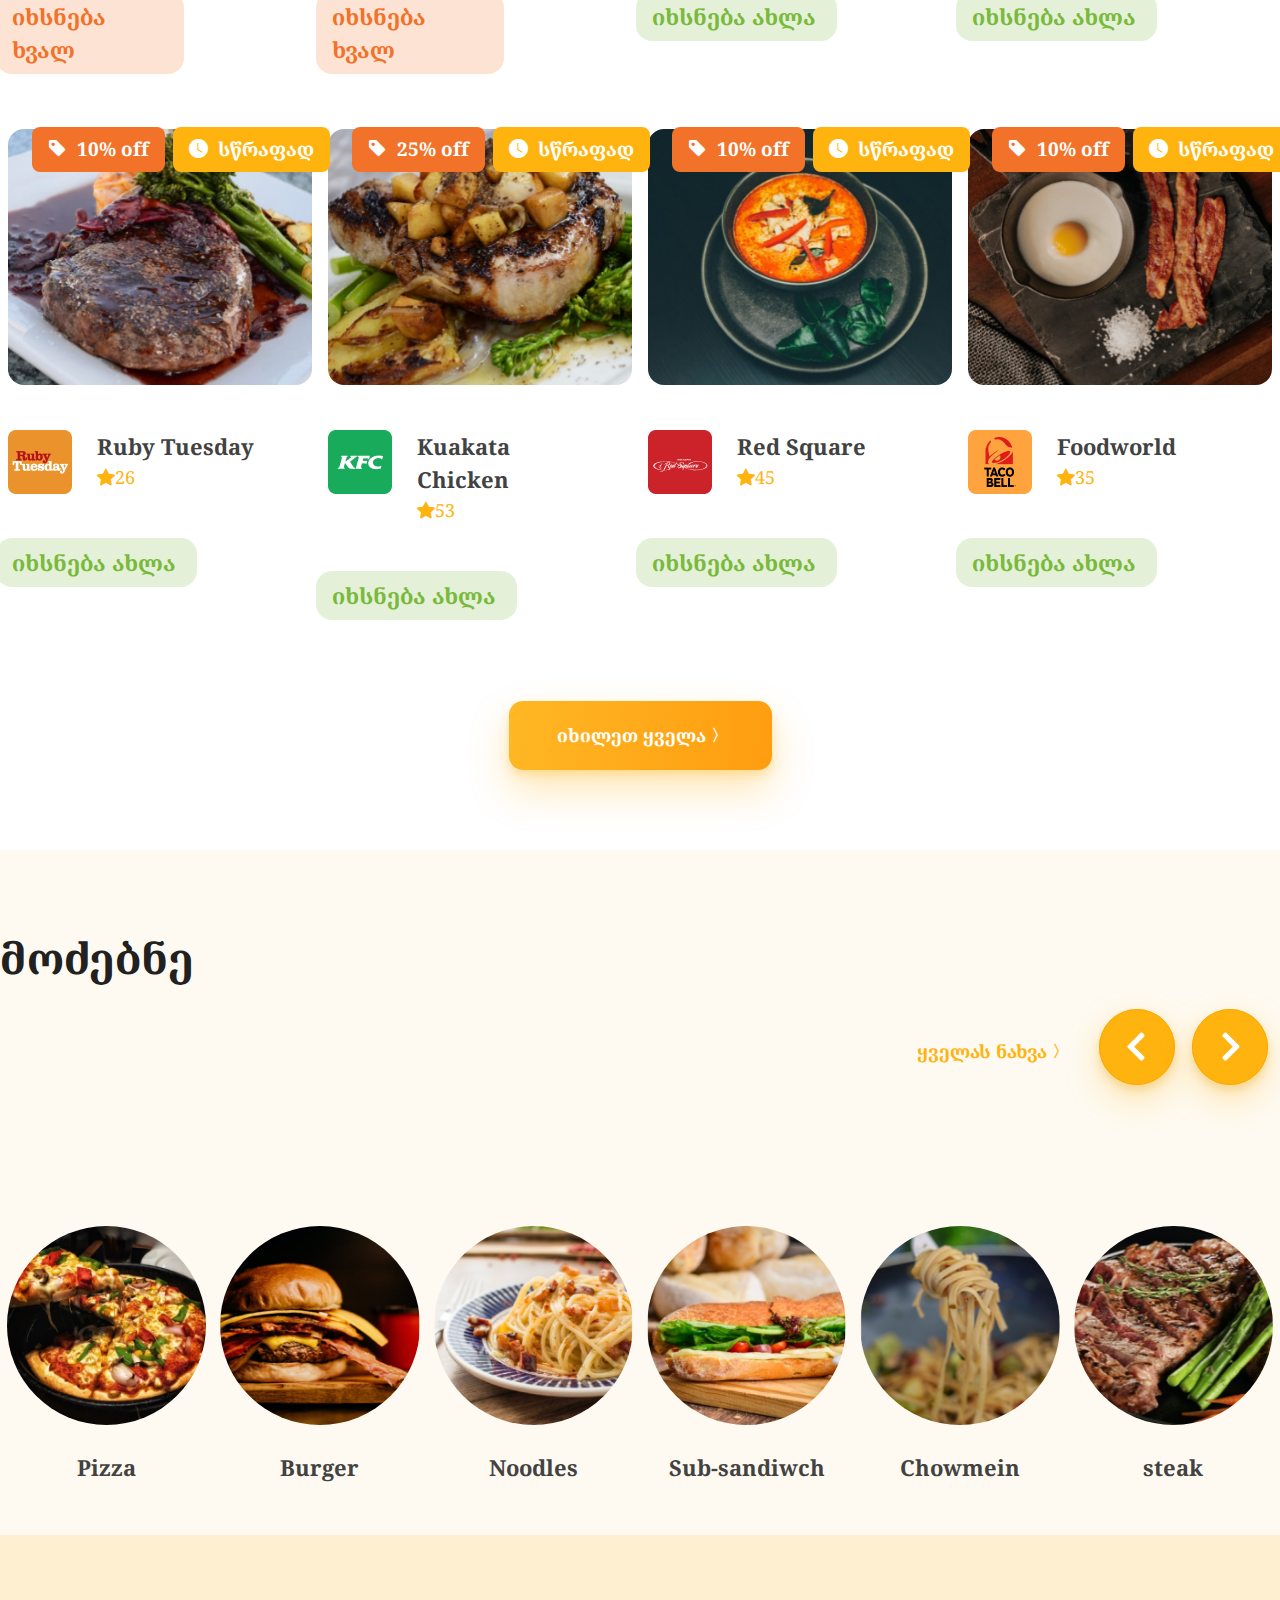
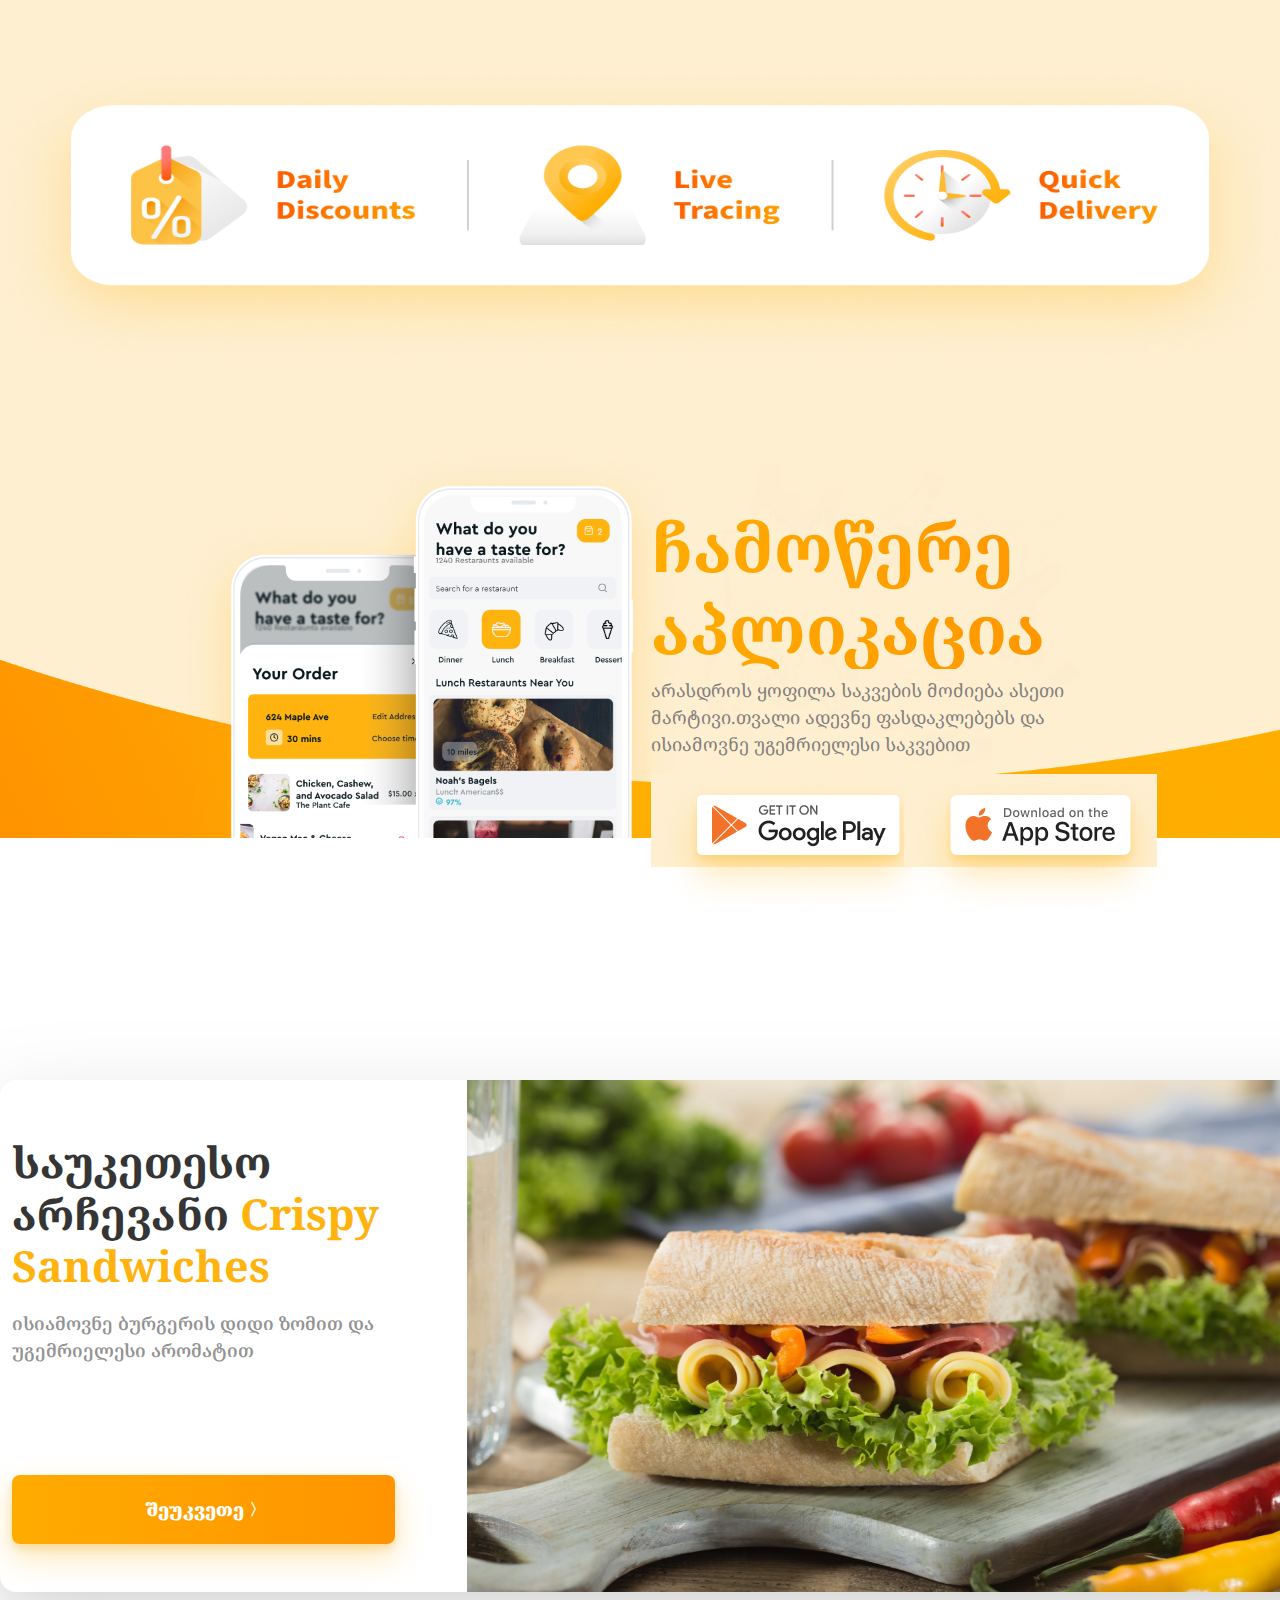
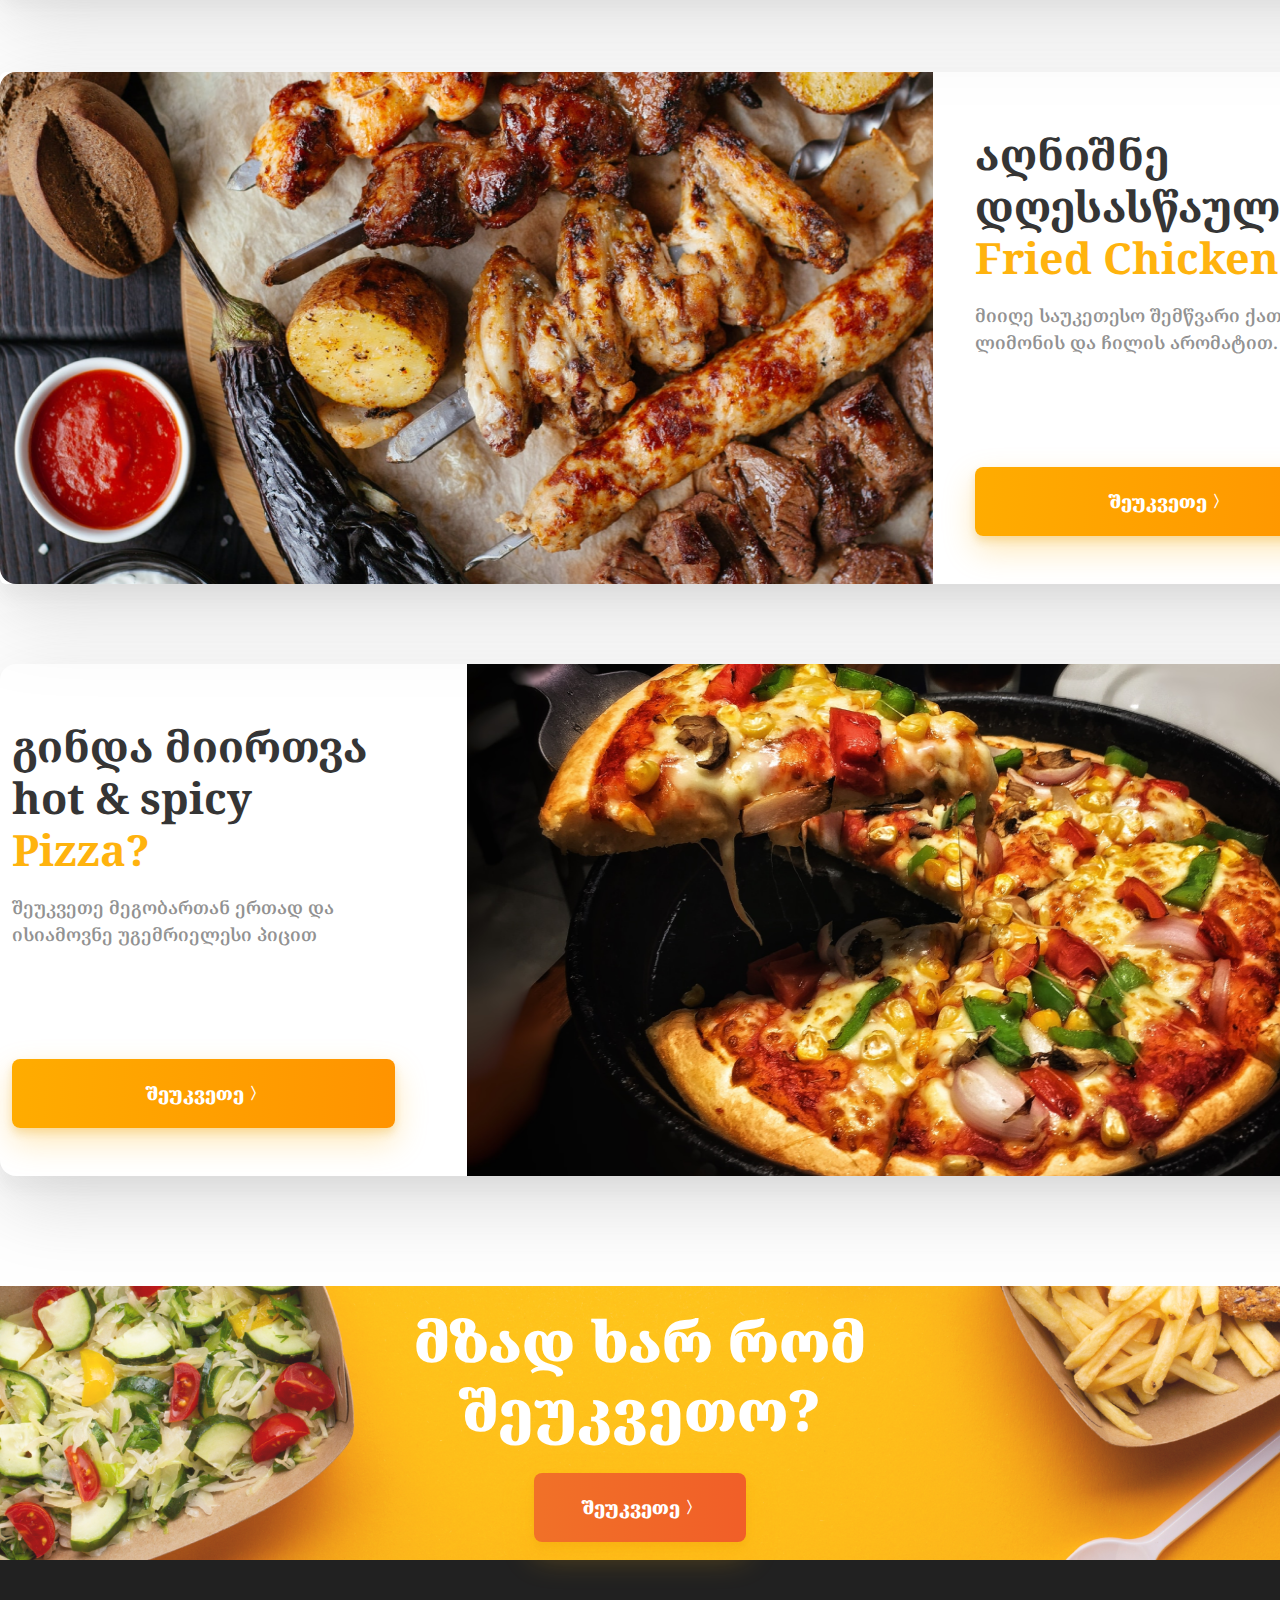
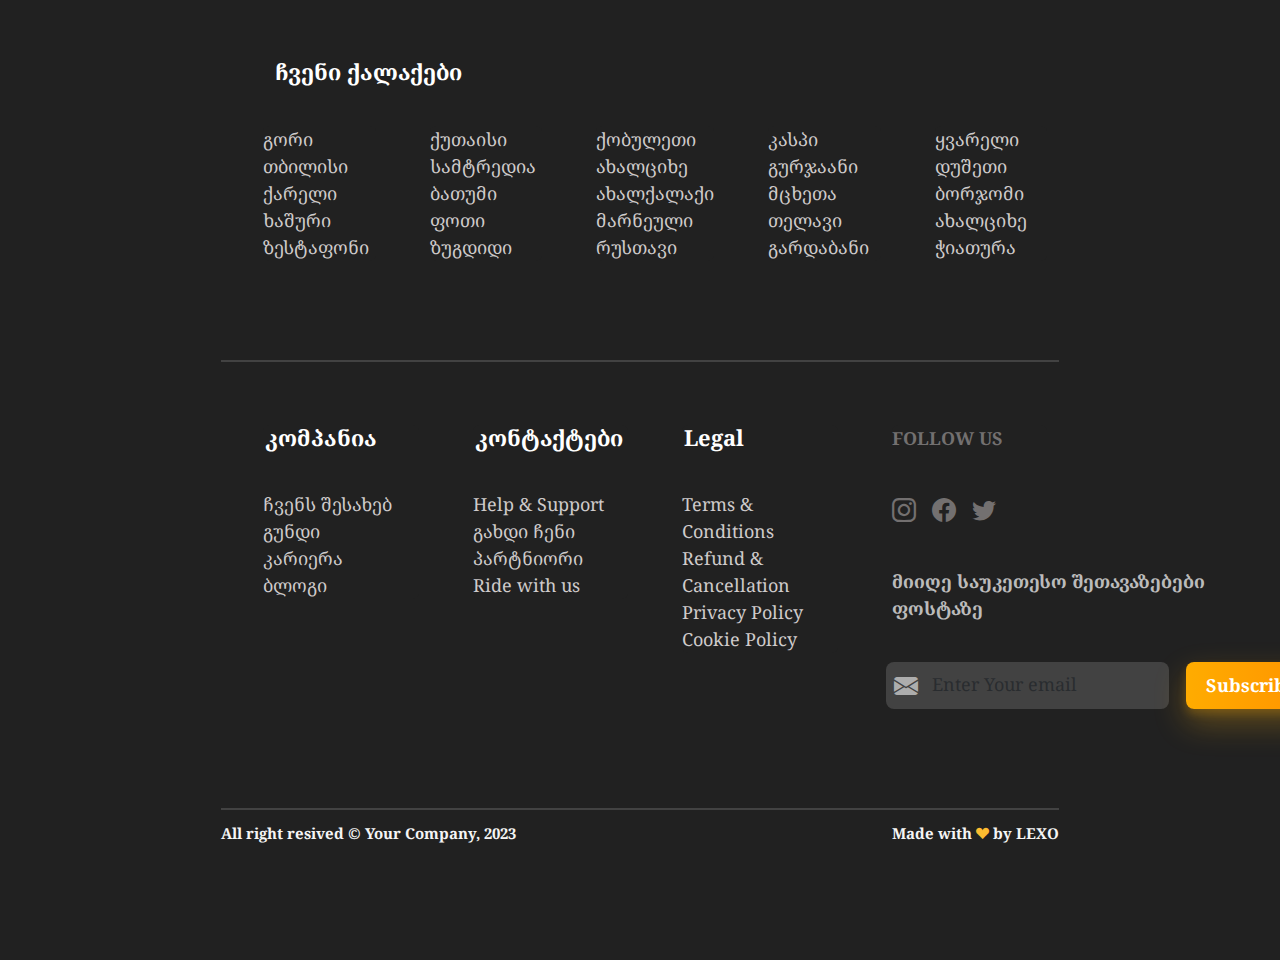
<file: food.html>
<!DOCTYPE html>
<html lang="en">
<head>
    <meta charset="UTF-8">
    <meta name="viewport" content="width=device-width, initial-scale=1.0">
    <title>Document</title>
    <link href="https://cdn.jsdelivr.net/npm/bootstrap@5.3.2/dist/css/bootstrap.min.css" rel="stylesheet"  crossorigin="anonymous">
    <link rel="stylesheet" href="https://cdn.jsdelivr.net/npm/bootstrap-icons@1.11.2/font/bootstrap-icons.min.css"> 
    <link rel="stylesheet" href="food.css">
</head>
<body>
   
  <nav class="navbar navbar-expand-lg bg-body-tertiary">
    <div class="container">
      <a class="navbar-brand" href="#"><img src="./foodimg/Mask Group.png"><img src="./foodimg/Frame 36.png"></a>
      <button class="navbar-toggler" type="button" data-bs-toggle="collapse" data-bs-target="#navbarNav" aria-controls="navbarNav" aria-expanded="false" aria-label="Toggle navigation">
        <span class="navbar-toggler-icon"></span>
      </button>
      <div class="collapse navbar-collapse" id="navbarNav">
        <ul id="uli1" class="navbar-nav mx-auto">
          <li class="nav-item">
            <a class="nav-link " href="#" id="space"><button id="click" onclick="getLocation()">მიწოდება:</button> <i id="cols" class="bi bi-geo-alt"></i></a>
          </li> 
           <ul id="uli">
         <a class="nav-link" id="aa" href="#"> <button id="no" type="submit"><i id="co" class="bi bi-search"> </i></button><input type="search"id="search" placeholder="მოძებნე"> <label for="search"></label></a> 
        <button id="last" type="button" class="btn btn-light"><span><i class="bi bi-person-fill"></i>შესვლა</span></button> 
         <!-- <button class="last"> <p><i class="bi bi-person-fill"></i>Login</p></button>  -->
        </ul>
        </ul>
      
      </div>
    </div>
  </nav>

      <header>

        <div class="container ">
            <div class="col" id="textss">
              
              <h1>მშიერი ხარ?</h1>
              <p>მხოლოდ რამდენიმე დაწკაპებით,აღმოაჩინე საჭმელი სახლთან ახლოს</p>
            <div id="grow" class="card">
              <div class="bikes">
                <div class="btn-group" role="group" aria-label="Basic mixed styles example">
                  <button type="button" class="btn btn-danger"><img id="bt" src="./foodimg/Icon.png">მიწოდება</button>
                  <button type="button" id="bts" class="btn btn-success"><i id="dd" class="bi bi-bag-fill"></i>აღება</button>
                </div>
              </div>
              <!-- inputis -->
              <div id="ss" class="row g-3">
                <div id="cc" class="col">
                  <i id="adre" class="bi bi-geo-alt-fill"></i>
                  <input id="sss"  type="text" class="form-control" placeholder="შეიყვანეთ მისამართი" aria-label="First name">
                  <button id="ssss" type="submit" class="btn btn-danger "><i class="bi bi-search"></i>იპოვე საკვები</button>
                </div>
                <div class="col">
                 
                </div>
              </div>
            </div>
               
            </div>
             
            <div class="col" id="imgs">
              
                     <img id="lafsha" src="./foodimg/Image Base.png" alt="">
                    
               
            </div>
        </div> 


      </header>


<div class="rowi">
  <div class="coli">
    <div class="cardi">
      <img src="./foodimg/1.png" alt="">
      <img class="dis" src="./foodimg/Discount.png"> 
      <div class="marg">
        <p>Grays Vage</p>
        <div class="days"><p id="demo">დარჩენილია 6 დღე</p></div>
      </div>
    </div>
  </div>

  <div class="coli">
    <di class="cardi">
      <img src="./foodimg/2.png" alt="">
      <img class="dis" src="./foodimg/Discount (1).png">
      <div class="marg">
      <p>Grays Vage</p>
      <div class="days"><p id="demo">დარჩენილია 6 დღე</p></div></div>
    </di>
  </div>

  <div class="coli">
    <div class="cardi">
      <img src="./foodimg/3.png" alt="">
      <img class="dis" src="./foodimg/Discount (2).png">
      <div class="marg">
      <p>Grays Vage</p>
      <div class="days"><p id="demo"> დარჩენილია 6 დღე</p></div></div>
    </div>
  </div>
  <div class="coli">
    <div class="cardi">
      <img src="./foodimg/4.png" alt="">
      <img class="dis" src="./foodimg/Discount (3).png">
      <div class="marg">
      <p>Grays Vage</p>
      <div class="days"><p id="demo">დარჩენილია 6 დღე</p></div></div>
    </div>
  </div>
</div>


<div class="worki">
<div class="work">
  <div class="te">
  <h2>როგორ მუშაობს</h2>
  
  </div>

  <div class="rowii">
    <div class="coli">
      <div class="cardi">
        <img class="place" src="./foodimg/place.png" alt="">
       <div class="center"> <span>აირჩიეთ ადგილმდებარეობა</span>
        <p>აირიეთ მისამართი სადაც შეკვეთას მიიღებ</p></div>
    </div>
      </div>
    
  

    <div class="coli">
      <div class="cardi">
        <img class="place" src="./foodimg/place 2.png" alt="">
        <div class="center">
        <span>აირჩიე შეკვეთა</span>
        <p>შეამოწმე ასობით მენიუ რათა აირჩიო შენი საყვარელი საკვები</p></div>
       
      </div>
    </div>
  
 
    <div class="coli">
      <div class="cardi">
        <img class="place" src="./foodimg/place3.png" alt="">
        <div class="center">
       <span>გადაიხადე წინასწარ</span>
       <p>ეს სწრაფი,მარტივი და უსაფრთხოა.აირჩიე გადახდის რამდენიმე მეთოდი</p></div>
      </div>
    </div>
  
  
    <div class="coli">
      <div class="cardi">
        <img class="place" src="./foodimg/place 4.png" alt="">
        <div class="center">
       <span>ისიამოვნე საკვებით</span>
       <P>საკვები მზადდება და მიწოდება ხდება ზუსტად შენს მისამართზე</P></div>
      </div>
    </div>
  

</div>
</div>






<!-- karusel -->
<div class="popu">
<div class="popular">
  <div class="te">
    <h2>პოპულარული</h2>
  </div>


<div  class="rowii">

  <div id="coli" class="coli">
    <div class="cardi">
      <img id="ff" src="./foodimg/Rectangle 336.png">
      <div id="left">
        <P>Cheese Burger</P>
        <span><i class="bi bi-geo-alt-fill"></i> Burger Arena</span><br>
        <small>$3.88</small>
      </div>
      <button id="gg" type="button"><span>შეუკვეთე ახლავე</span></button>
    </div>
  </div>

  <div  class="coli">
    <div class="cardi">
      <img src="./foodimg/Rectangle 336 (2).png">
      <div id="left">
        <P>Toffe's Cake</P>
        <span><i class="bi bi-geo-alt-fill"></i> Top Sticks</span><br>
        <small>$4.00</small>
      </div>
      <button id="gg" type="button"><span>შეუკვეთე ახლავე</span></button>

    </div>
  </div>

  <div class="coli">
    <div class="cardi">
      <img src="./foodimg/Rectangle 336 (3).png">
      <div id="left">
        <P>Dancake</P>
        <span><i class="bi bi-geo-alt-fill"></i> Cake World</span><br>
        <small>$1.99</small>
      </div>
      <button id="gg" type="button"><span>შეუკვეთე ახლავე</span></button>

    </div>
  </div>

  <div  class="coli">
    <div class="cardi">
      <img src="./foodimg/Rectangle 336 (4).png">
      <div id="left">
        <P>Crispy Sandwitch</P>
        <span><i class="bi bi-geo-alt-fill"></i> Fastfood Dine</span><br>
        <small>$3.00</small>
      </div>
      <button id="gg" type="button"><span>შეუკვეთე ახლავე</span></button>
    </div>
  </div>


  <div class="coli">
    <div class="cardi">
      <img src="./foodimg/Rectangle 336 (5).png">
      <div id="left">
        <P>Thai Soup</P>
        <span><i class="bi bi-geo-alt-fill"></i> Foody man</span><br>
        <small>$2.79</small>
      </div>
      <button id="gg" type="button"><span>შეუკვეთე ახლავე</span></button>
    </div>
  </div>

 
</div>
</div>




<div id="pop" class="featured">
  <div class="te">
    <h2>გამორჩეული რესტორნები</h2>
  </div>

  <div id="ffl"  class="all">

    <div id="fl" class="al">
    <div class="car">
      <img id="asi" src="./foodimg/featured/Image.png" alt="">
      <div class="fast">
        <small><i class="bi bi-tag-fill"></i>20% off</small>
        <button><span><i class="bi bi-clock-fill"></i>სწრაფად</span></button>
      </div>
      <div id="blue" class="row">
        <div id="size" class="col-md-6">
          <img src="./foodimg/featured/Restaruant Logo.png"></img>
        
        </div>
        <div id="red" class="col-md-6">
          <p>Foodworld</p> 
           <span><i class="bi bi-star-fill"></i>46</span>
        </div>
        <span id="opens">იხსნება ხვალ</span>
       
      </div>
    </div>
  </div>


  
  <div id="fl" class="al">
    <div class="car">
      <img id="asi" src="./foodimg/featured/Image (1).png" alt="">
      <div class="fast">
        <small><i class="bi bi-tag-fill"></i>15% off</small>
        <button><span><i class="bi bi-clock-fill"></i>სწრაფად</span></button>
      </div>
      <div id="blue" class="row">
        <div id="size" class="col-md-6">
          <img src="./foodimg/featured/Restaruant Logo (1).png"></img>
        </div>
        <div id="red" class="col-md-6">
          <p>Pizzahub</p> 
          <span><i class="bi bi-star-fill"></i>40</span>
        </div>
        <span id="opens">იხსნება ხვალ</span>
      </div>
    </div>
  </div>

  
  <div id="fl"  class="al">
    <div class="car">
      <img id="asi" src="./foodimg/featured/Image (2).png" alt="">
      <div class="fast">
        <small><i class="bi bi-tag-fill"></i>10% off</small>
        <button><span><i class="bi bi-clock-fill"></i>სწრაფად</span></button>
      </div>
      <div id="blue" class="row">
        <div id="size" class="col-md-6">
          <img src="./foodimg/featured/Restaruant Logo (2).png"></img>
        </div>
        <div id="red" class="col-md-6">
          <p>Donuts hut</p> 
          <span><i class="bi bi-star-fill"></i>20</span>
        </div>
        <span id="ope">იხსნება ახლა</span>
      </div>
    </div>
  </div>


  
  <div id="fl"  class="al">
    <div class="car">
      <img id="asi" src="./foodimg/featured/Image (3).png" alt="">
      <div class="fast">
        <small><i class="bi bi-tag-fill"></i>15% off</small>
        <button><span><i class="bi bi-clock-fill"></i>სწრაფად</span></button>
      </div>
      <div id="blue" class="row">
        <div id="size" class="col-md-6">
          <img src="./foodimg/featured/Restaruant Logo (3).png"></img>
        </div>
        <div id="red" class="col-md-6">
          <p>Donuts hut</p> 
            <span><i class="bi bi-star-fill"></i>50</span>
        </div>
        <span id="ope">იხსნება ახლა</span>
      </div>
    </div>
  </div>


  
  <div  id="fl" class="al">
    <div class="car">
      <img id="asi" src="./foodimg/featured/Image (4).png" alt="">
      <div class="fast">
        <small><i class="bi bi-tag-fill"></i>10% off</small>
        <button><span><i class="bi bi-clock-fill"></i>სწრაფად</span></button>
      </div>
      <div id="blue" class="row">
        <div id="size" class="col-md-6">
          <img src="./foodimg/featured/Restaruant Logo (4).png"></img>
        </div>
        <div id="red" class="col-md-6">
          <p>Ruby Tuesday</p>  
          <span><i class="bi bi-star-fill"></i>26</span>
        </div>
        <span id="ope">იხსნება ახლა</span>
      </div>
    </div>
  </div>


  
  <div id="fl"  class="al">
    <div class="car">
      <img id="asi" src="./foodimg/featured/Image (5).png" alt="">
      <div class="fast">
        <small><i class="bi bi-tag-fill"></i>25% off</small>
        <button><span><i class="bi bi-clock-fill"></i>სწრაფად</span></button>
      </div>
      <div id="blue" class="row">
        <div id="size" class="col-md-6">
          <img src="./foodimg/featured/Restaruant Logo (5).png"></img>
        </div>
        <div id="red" class="col-md-6">
          <p>Kuakata Chicken</p> 
          <span><i class="bi bi-star-fill"></i>53</span>
        </div>
        <span id="ope">იხსნება ახლა</span>
      </div>
    </div>
  </div>


  
  <div id="fl" class="al">
    <div class="car">
      <img id="asi" src="./foodimg/featured/Image (6).png" alt="">
      <div class="fast">
        <small><i class="bi bi-tag-fill"></i>10% off</small>
        <button><span><i class="bi bi-clock-fill"></i>სწრაფად</span></button>
      </div>
      <div id="blue" class="row">
        <div id="size" class="col-md-6">
          <img src="./foodimg/featured/Restaruant Logo (6).png"></img>
        </div>
        <div id="red" class="col-md-6">
          <p>Red Square</p> 
           <span><i class="bi bi-star-fill"></i>45</span>
        </div>
        <span id="ope">იხსნება ახლა</span>
      </div>
    </div>
  </div>


  
  <div id="fl"  class="al">
    <div class="car">
      <img id="asi" src="./foodimg/featured/Image (7).png" alt="">
      <div class="fast">
        <small><i class="bi bi-tag-fill"></i>10% off</small>
        <button><span><i class="bi bi-clock-fill"></i>სწრაფად</span></button>
      </div>
      <div id="blue" class="row">
        <div id="size" class="col-md-6">
          <img src="./foodimg/featured/Restaruant Logo (7).png"></img>
        </div>
        <div id="red" class="col-md-6">
          <p>Foodworld</p> 
          <span><i class="bi bi-star-fill"></i>35</span>
        </div>
        <span id="ope">იხსნება ახლა</span>
      </div>
    </div>
  </div>




<div id="bolo">
<button id="vievall" class="mx-auto">იხილეთ ყველა<i class="bi bi-chevron-compact-right"></i></button>
</div>



</div>



<!-- mrgvali divebi -->

<div class="mrgvali">

  <div class="mrgvali1">
    <div class="mr">
      <h2>მოძებნე</h2>
      <ul>
        <button id="view">ყველას ნახვა<i class="bi bi-chevron-compact-right"></i></button>
        <!-- <button id="same"><i class="bi bi-chevron-compact-left"></i></button>
        <button class="sam" id="same"><i class="bi bi-chevron-compact-right"></i></button> -->
        <svg  width="140" height="140" viewBox="0 0 140 140" fill="none" xmlns="http://www.w3.org/2000/svg">
          <g filter="url(#filter0_dd_401_1756)">
          <rect x="32" y="18" width="76" height="76" rx="38" fill="#FFB30E"/>
          <rect x="32.5" y="18.5" width="75" height="75" rx="37.5" stroke="#FAAA01"/>
          <path d="M60.8789 54.5938C60.2988 55.1738 60.2988 56.1406 60.8789 56.7207L73.3828 69.2891C74.0273 69.8691 74.9941 69.8691 75.5742 69.2891L77.0566 67.8066C77.6367 67.2266 77.6367 66.2598 77.0566 65.6152L67.1309 55.625L77.0566 45.6992C77.6367 45.0547 77.6367 44.0879 77.0566 43.5078L75.5742 42.0254C74.9941 41.4453 74.0273 41.4453 73.3828 42.0254L60.8789 54.5938Z" fill="white"/>
          </g>
          <defs>
          <filter id="filter0_dd_401_1756" x="0" y="0" width="140" height="140" filterUnits="userSpaceOnUse" color-interpolation-filters="sRGB">
          <feFlood flood-opacity="0" result="BackgroundImageFix"/>
          <feColorMatrix in="SourceAlpha" type="matrix" values="0 0 0 0 0 0 0 0 0 0 0 0 0 0 0 0 0 0 127 0" result="hardAlpha"/>
          <feOffset dy="14"/>
          <feGaussianBlur stdDeviation="16"/>
          <feColorMatrix type="matrix" values="0 0 0 0 1 0 0 0 0 0.698039 0 0 0 0 0.054902 0 0 0 0.29 0"/>
          <feBlend mode="normal" in2="BackgroundImageFix" result="effect1_dropShadow_401_1756"/>
          <feColorMatrix in="SourceAlpha" type="matrix" values="0 0 0 0 0 0 0 0 0 0 0 0 0 0 0 0 0 0 127 0" result="hardAlpha"/>
          <feOffset dy="5"/>
          <feGaussianBlur stdDeviation="4"/>
          <feColorMatrix type="matrix" values="0 0 0 0 0.870833 0 0 0 0 0.5926 0 0 0 0 0 0 0 0 0.24 0"/>
          <feBlend mode="normal" in2="effect1_dropShadow_401_1756" result="effect2_dropShadow_401_1756"/>
          <feBlend mode="normal" in="SourceGraphic" in2="effect2_dropShadow_401_1756" result="shape"/>
          </filter>
          </defs>
          </svg>




          <svg id="pxx"  width="140" height="140" viewBox="0 0 140 140" fill="none" xmlns="http://www.w3.org/2000/svg">
            <g filter="url(#filter0_dd_401_1758)">
            <rect x="32" y="18" width="76" height="76" rx="38" fill="#FFB30E"/>
            <rect x="32.5" y="18.5" width="75" height="75" rx="37.5" stroke="#FAAA01"/>
            <path d="M79.0566 56.7207C79.6367 56.1406 79.6367 55.1738 79.0566 54.5938L66.5527 42.0254C65.9082 41.4453 64.9414 41.4453 64.3613 42.0254L62.8789 43.5078C62.2988 44.0879 62.2988 45.0547 62.8789 45.6992L72.8047 55.625L62.8789 65.6152C62.2988 66.2598 62.2988 67.2266 62.8789 67.8066L64.3613 69.2891C64.9414 69.8691 65.9082 69.8691 66.5527 69.2891L79.0566 56.7207Z" fill="white"/>
            </g>
            <defs>
            <filter id="filter0_dd_401_1758" x="0" y="0" width="140" height="140" filterUnits="userSpaceOnUse" color-interpolation-filters="sRGB">
            <feFlood flood-opacity="0" result="BackgroundImageFix"/>
            <feColorMatrix in="SourceAlpha" type="matrix" values="0 0 0 0 0 0 0 0 0 0 0 0 0 0 0 0 0 0 127 0" result="hardAlpha"/>
            <feOffset dy="14"/>
            <feGaussianBlur stdDeviation="16"/>
            <feColorMatrix type="matrix" values="0 0 0 0 1 0 0 0 0 0.698039 0 0 0 0 0.054902 0 0 0 0.29 0"/>
            <feBlend mode="normal" in2="BackgroundImageFix" result="effect1_dropShadow_401_1758"/>
            <feColorMatrix in="SourceAlpha" type="matrix" values="0 0 0 0 0 0 0 0 0 0 0 0 0 0 0 0 0 0 127 0" result="hardAlpha"/>
            <feOffset dy="5"/>
            <feGaussianBlur stdDeviation="4"/>
            <feColorMatrix type="matrix" values="0 0 0 0 0.870833 0 0 0 0 0.5926 0 0 0 0 0 0 0 0 0.24 0"/>
            <feBlend mode="normal" in2="effect1_dropShadow_401_1758" result="effect2_dropShadow_401_1758"/>
            <feBlend mode="normal" in="SourceGraphic" in2="effect2_dropShadow_401_1758" result="shape"/>
            </filter>
            </defs>
            </svg>
            
          
      </ul>
    </div>
           
    <div class="row">
      <div id="ian" class="col">
        <div class="card">
          <img src="./foodimg/pizza.png" alt="">
          <a href="pizza">Pizza</a>
        </div>
      </div>

      <div id="ian" class="col">
        <div class="card">
          <img src="./foodimg/pizza 2.png" alt="">
          <a href="pizza">Burger</a>
        </div>
      </div>

      <div id="ian" class="col">
        <div class="card">
          <img src="./foodimg/pizza 3.png" alt="">
          <a href="pizza">Noodles</a>
        </div>
      </div>

      <div id="ian " class="col">
        <div class="card">
          <img src="./foodimg/pizza 4.png" alt="">
          <a href="pizza">Sub-sandiwch</a>
        </div>
      </div>

      <div id="ian" class="col">
        <div class="card">
          <img src="./foodimg/pizza 6.png" alt="">
          <a href="pizza">Chowmein</a>
        </div>
      </div>

      <div id="ian" class="col">
        <div class="card">
          <img src="./foodimg/pizza 5.png" alt="">
          <a href="pizza">steak</a>
        </div>
      </div>

    </div>

    

  </div>
</div>



<div class="phone">

 <div class="phone1">
  <div class="imigi">
    <img src="./foodimg/cardii.png" alt="">
  </div>
 </div>

  <div id="iphone">
   <div class="app">
    <h2>ჩამოწერე აპლიკაცია</h2>
    <p>არასდროს ყოფილა საკვების მოძიება ასეთი მარტივი.თვალი ადევნე ფასდაკლებებს და ისიამოვნე უგემრიელესი საკვებით</p>
    <div class="aip">
    <button class="apple"><img id="esimg" src="./foodimg/google.png" alt=""></button>
    <button class="apple"><img id="esimg" src="./foodimg/iphone.png" alt=""></button>
    </div>
   </div>

  </div>
 

</div>




<div class="best">

  <div class="row">
    <div  class="col-md-4">
      <div class="cardi">
        <h2>საუკეთესო არჩევანი<span id="spa"> Crispy Sandwiches</span></h2>
      <p>ისიამოვნე ბურგერის დიდი ზომით და უგემრიელესი არომატით</p>
        <button>შეუკვეთე<i class="bi bi-chevron-compact-right"></i></button>
      </div>
    </div>
    <div id="sand" class="col-md-8">
      <div class="card">
   <img src="./foodimg/sand 1.png" alt="">
      </div>
    </div>
  </div>

  <div id="gap" class="row">
    <div id="sand" class="col-md-8">
      <div class="card">
      <img id="leftradius" src="./foodimg/sand 2.png" alt="">
      </div>
    </div>
    <div class="col-md-4">
      <div class="cardi" id="cardu">
          <h2>აღნიშნე დღესასწაულები <span id="spa">Fried Chicken</span></h2>
            <p>მიიღე საუკეთესო შემწვარი ქათამი ლიმონის და ჩილის არომატით.</p>
              <button>შეუკვეთე<i class="bi bi-chevron-compact-right"></i></button>
      </div>
    </div>
  </div>

  <div class="row">
    <div  class="col-md-4">
      <div class="cardi" id="cardp">
        <h2>გინდა მიირთვა hot 
          & spicy <span id="spa"> Pizza?</span></h2>
          <p>შეუკვეთე მეგობართან ერთად და ისიამოვნე უგემრიელესი პიცით</p>
            <button>შეუკვეთე<i class="bi bi-chevron-compact-right"></i></button>
      </div>
    </div>
    <div id="sand" class="col-md-8">
      <div class="card">
 <img src="./foodimg/sand 3.png" alt="">
      </div>
    </div>
  </div>


</div>




<div class="proceed">
  <div class="proc">
 <h1>მზად ხარ რომ შეუკვეთო?</h1> 
  <button>შეუკვეთე<i class="bi bi-chevron-compact-right"></i></button>
  </div>

</div>




<footer>
<div class="foot">



 <div class="row">
<h2 id="our">ჩვენი ქალაქები</h2>

  <div class="col">
    <div  class="card">
      <a>გორი</a>
      <a>თბილისი</a>
      <a>ქარელი</a>
      <a>ხაშური</a>
      <a>ზესტაფონი</a>
     </div>
  </div>
    <div class="col">
    <div class="card">
      <a>ქუთაისი</a>
      <a>სამტრედია</a>
      <a>ბათუმი</a>
      <a>ფოთი</a>
      <a>ზუგდიდი</a>
    </div>
    </div>  

    <div class="col">
    <div class="card">
      <a>ქობულეთი</a>
      <a>ახალციხე</a>
      <a>ახალქალაქი</a>
      <a>მარნეული</a>
      <a>რუსთავი</a>
    </div>
    </div>

    <div class="col">
    <div class="card">
      <a>კასპი</a>
      <a>გურჯაანი</a>
      <a>მცხეთა</a>
      <a>თელავი</a>
      <a>გარდაბანი</a>
    </div>
    </div>


    <div id="mar" class="col">
    <div class="card">
      <a>ყვარელი</a>
      <a>დუშეთი</a>
      <a>ბორჯომი</a>
      <a>ახალციხე</a>
      <a>ჭიათურა</a>
    </div>
    </div>
  </div>
 


  <div id="roo" class="row">

    
    <div id="un" class="col">
      <div class="card">
        <h2>კომპანია</h2>
        <a>ჩვენს შესახებ</a>
        <a>გუნდი</a>
        <a>კარიერა</a>
        <a>ბლოგი</a>
      </div>
    </div>

    <div id="an" class="col">
      <div class="card">
        <h2>კონტაქტები</h2>
        <a>Help & Support</a>
        <a>გახდი ჩენი პარტნიორი</a>
        <a>Ride with us</a>
      </div>
    </div>

    <div id="on" class="col">
      <div class="card">
        <h2>Legal</h2>
        <a>Terms & Conditions</a>
        <a>Refund & Cancellation</a>
        <a>Privacy Policy</a>
        <a>Cookie Policy</a>
      </div>
    </div>
    
    

    <div id="in" class="col">
      <div class="card">
        <span id="follow">FOLLOW US</span>
        <span id="importan"><i class="bi bi-instagram"></i><i id="facebo" class="bi bi-facebook"></i><i class="bi bi-twitter"></i></span>
        <p>მიიღე საუკეთესო შეთავაზებები ფოსტაზე</p>

       
        <form class="d-flex" >
          <i id="bibi" class="bi bi-envelope-fill"></i>
          <input class="form-control me-2" type="email" placeholder="Enter Your email" >
          <button class="" type="submit">Subscribe</button>
        </form>
    

      </div>
    </div>



  </div>

  <div class="right">
    <p>All right resived &copy; Your Company, 2023</p>
    <p><span id="righ">Made with <i class="bi bi-suit-heart-fill"></i></span> by LEXO</p>
  </div>




</div>
</footer>













      <script src="https://cdn.jsdelivr.net/npm/bootstrap@5.3.2/dist/js/bootstrap.bundle.min.js"  crossorigin="anonymous"></script>
      <script>
        const x = document.getElementById("demo");
        
        function getLocation() {
          if (navigator.geolocation) {
            navigator.geolocation.watchPosition(showPosition);
          } else { 
            x.innerHTML = "Geolocation is not supported by this browser.";
          }
        }
            
        function showPosition(position) {
            x.innerHTML="Latitude: " + position.coords.latitude + 
            "<br>Longitude: " + position.coords.longitude;
        }
        </script>








</body>
</html>
</file>
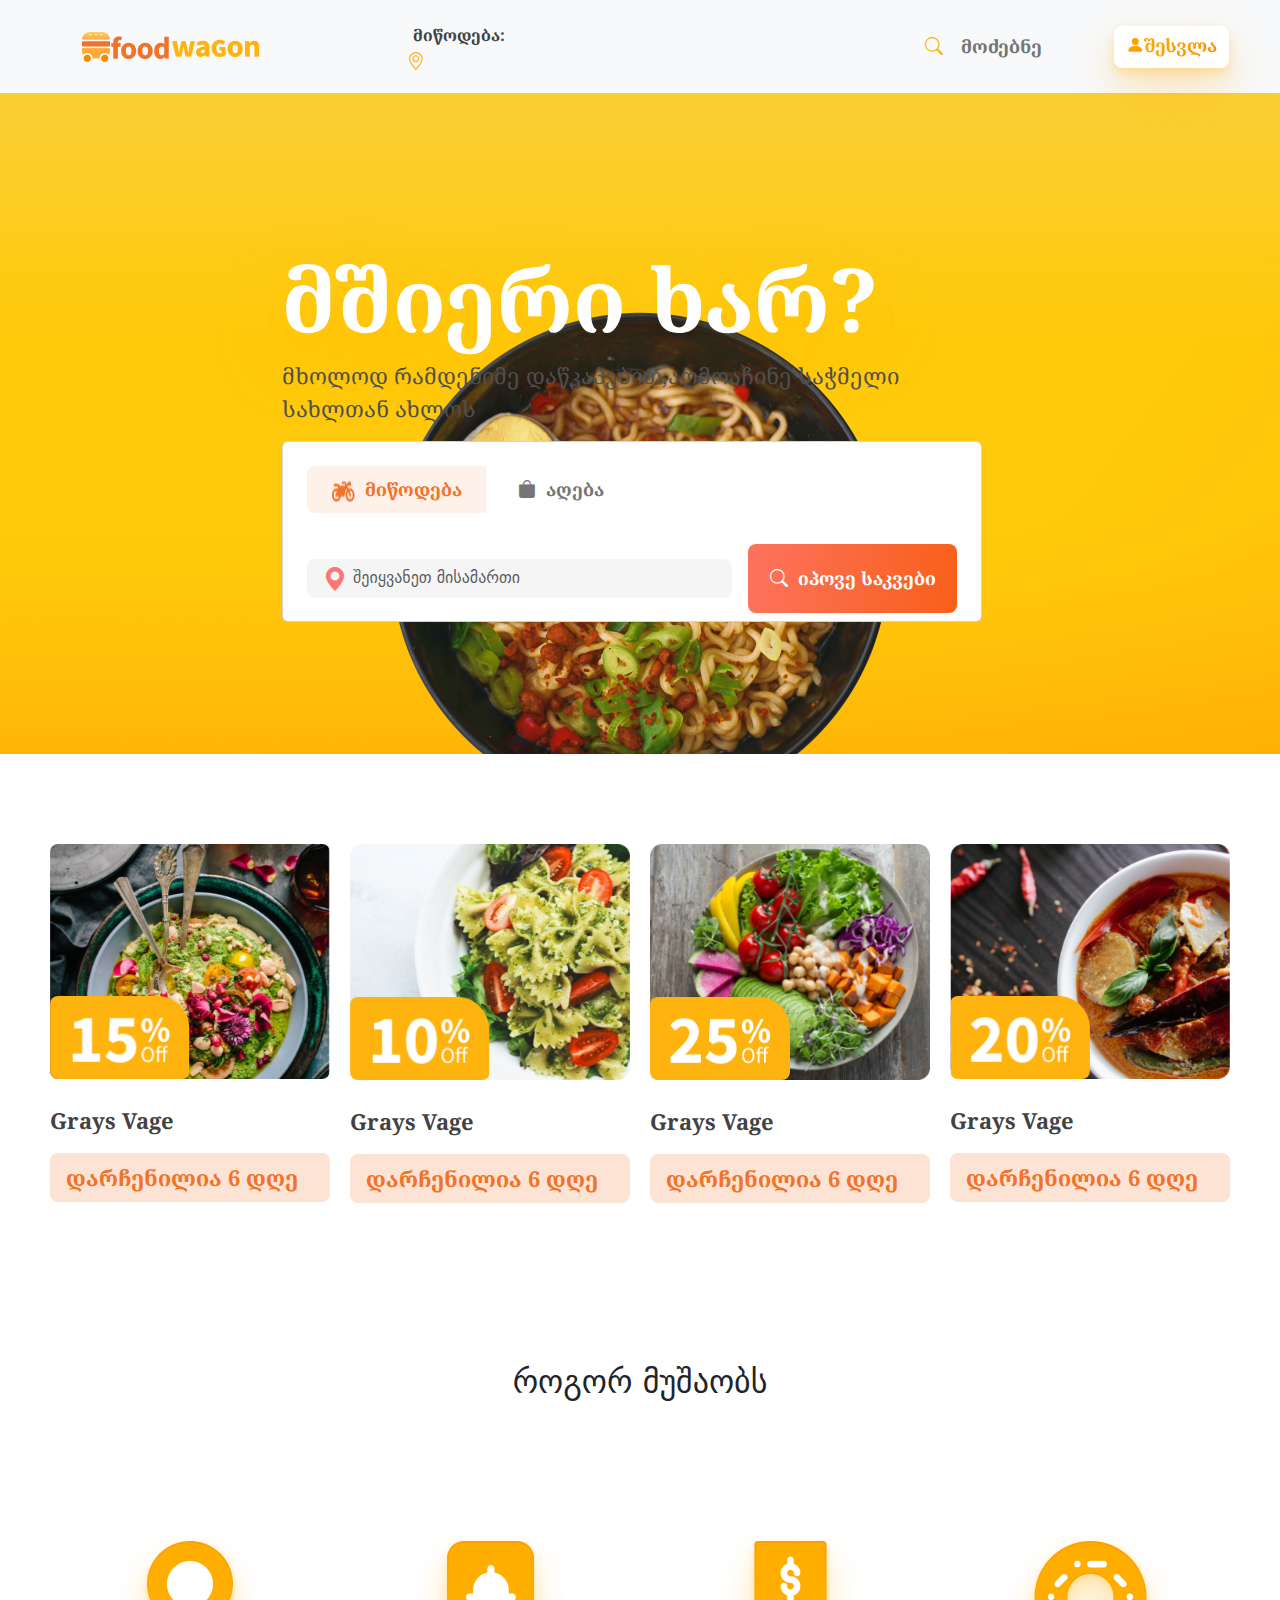
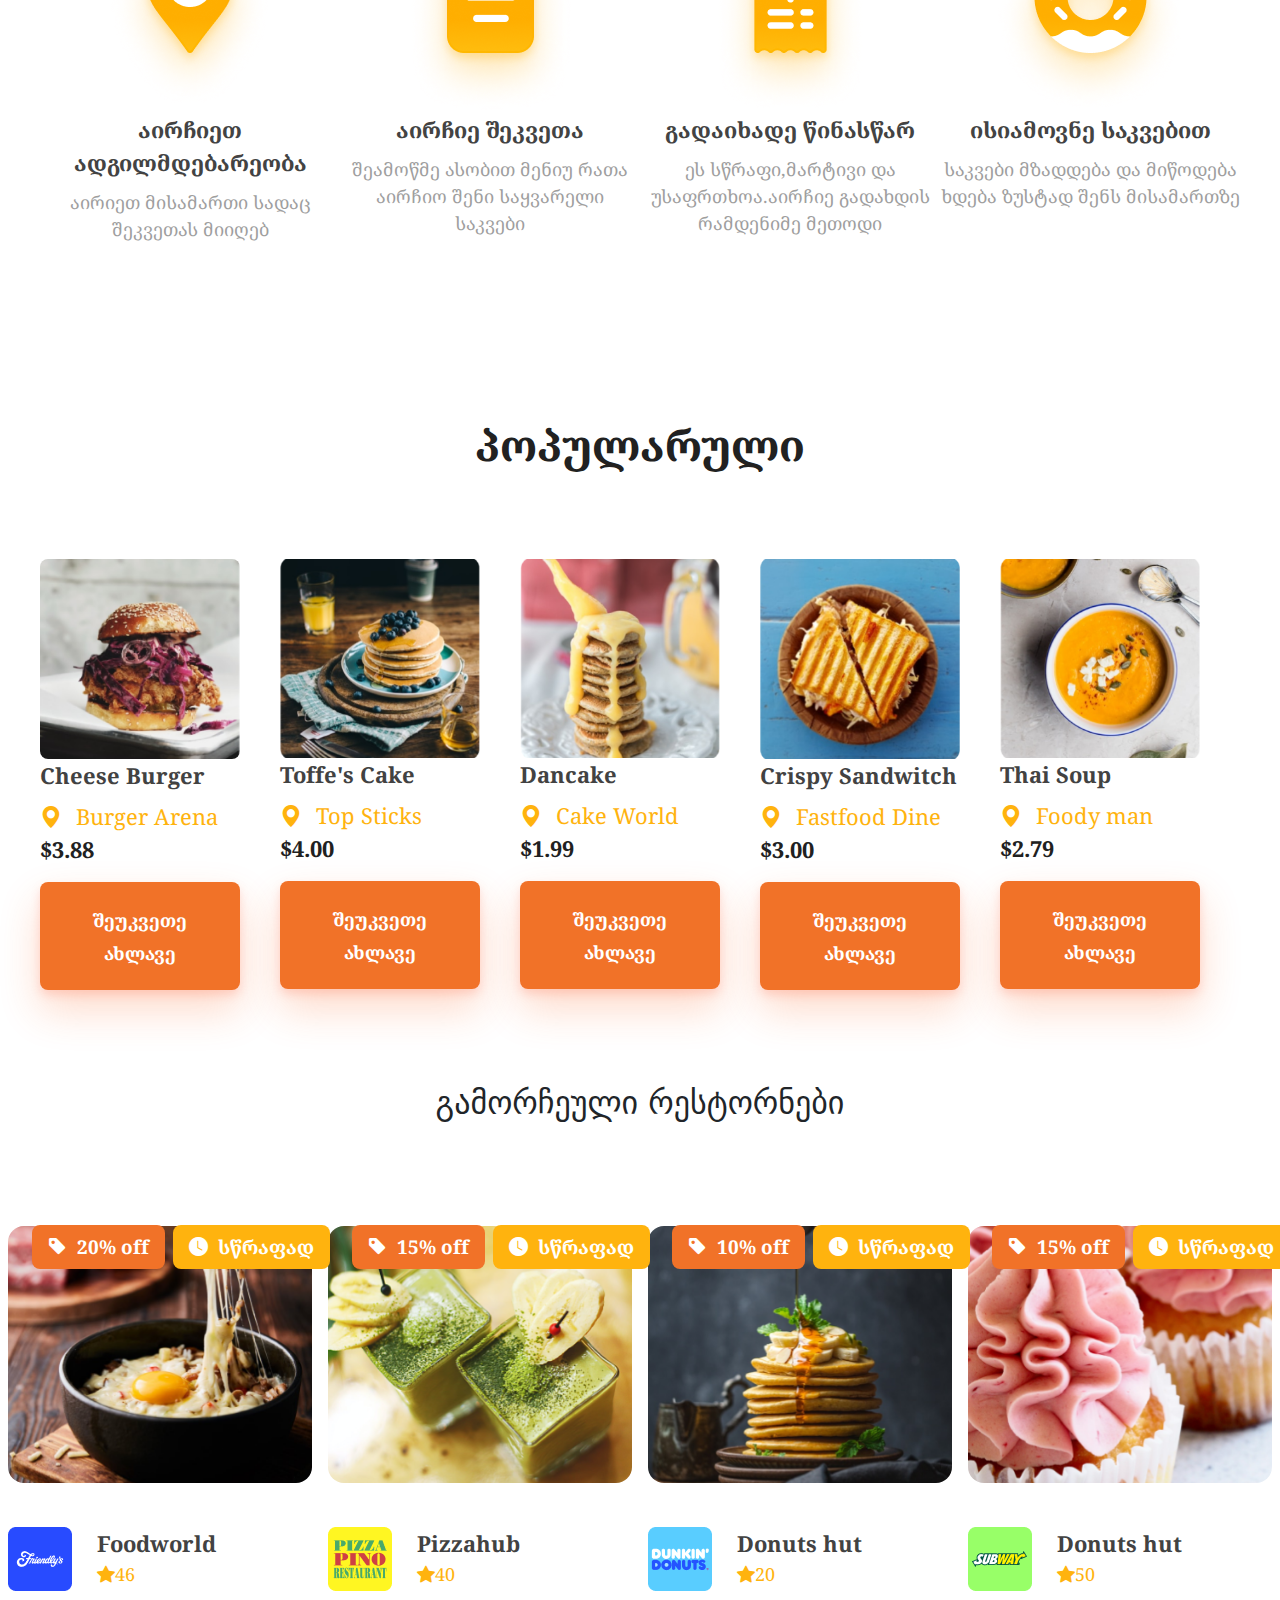
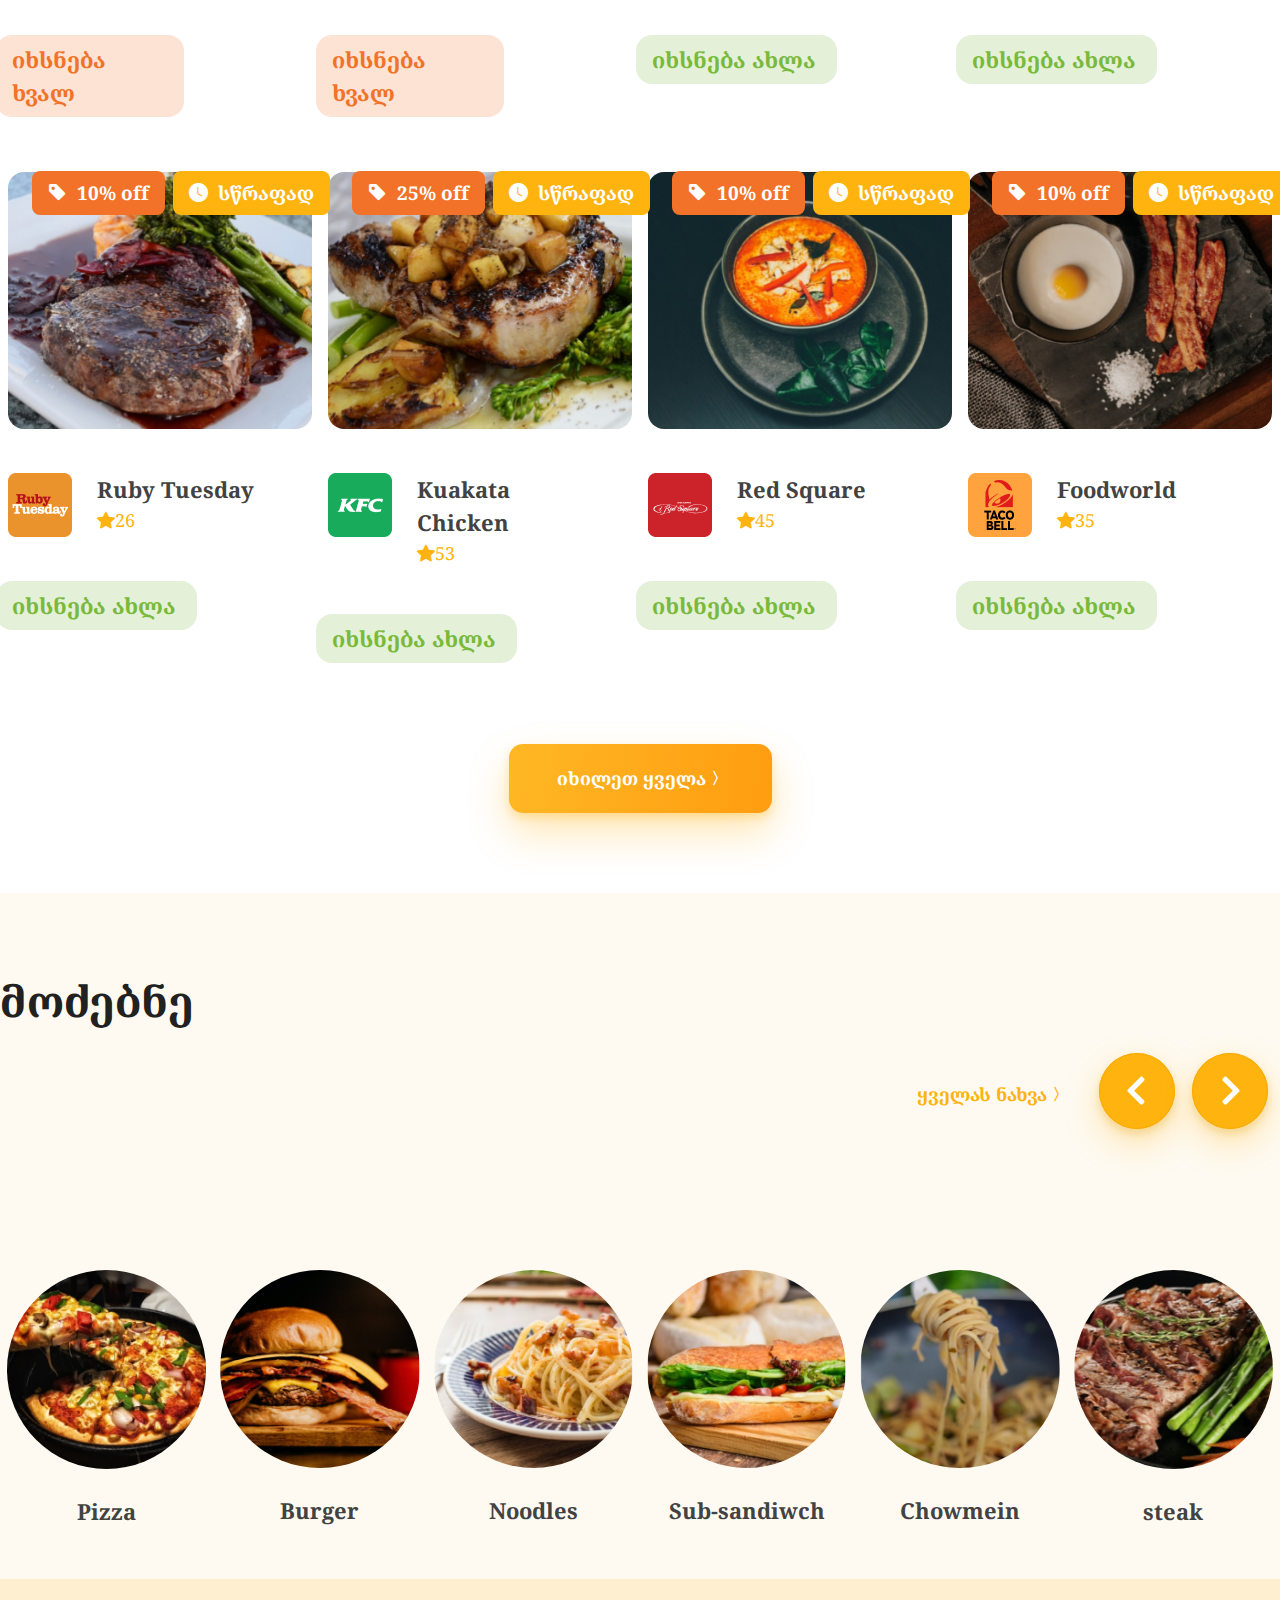
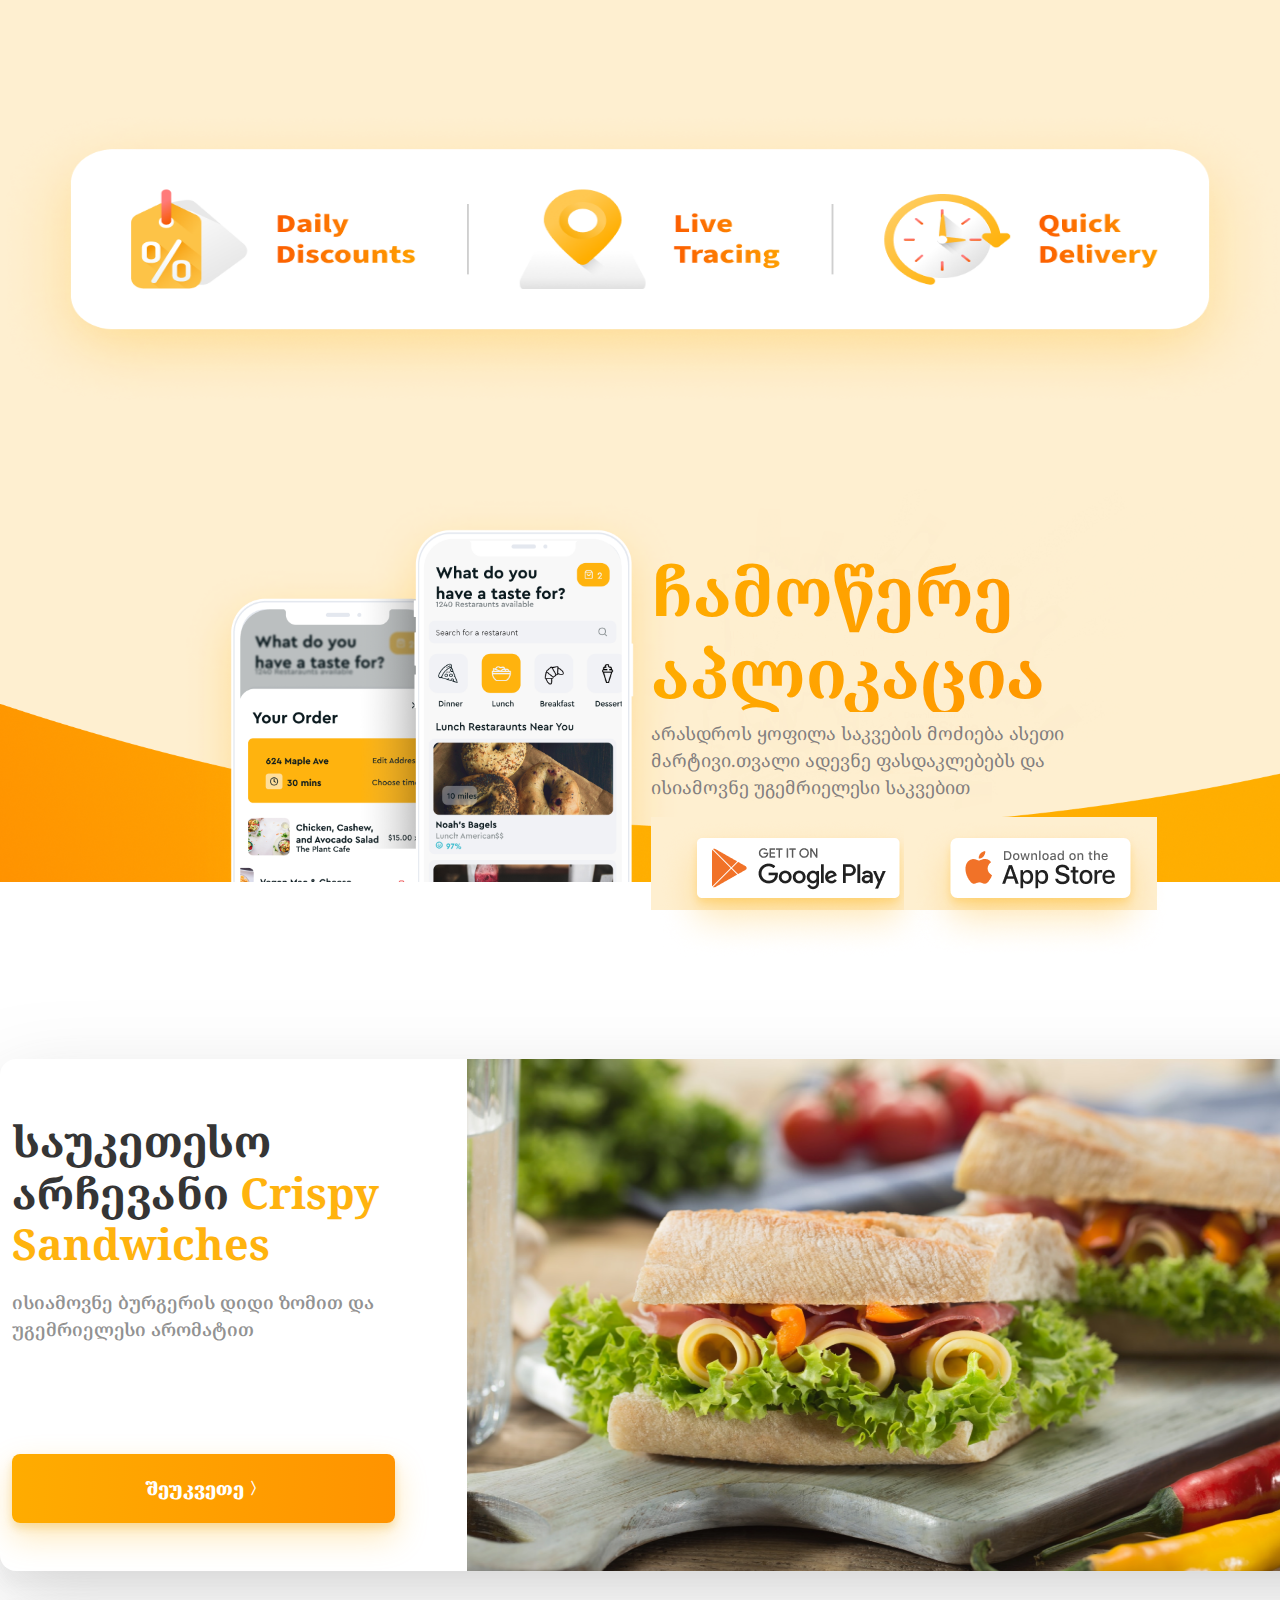
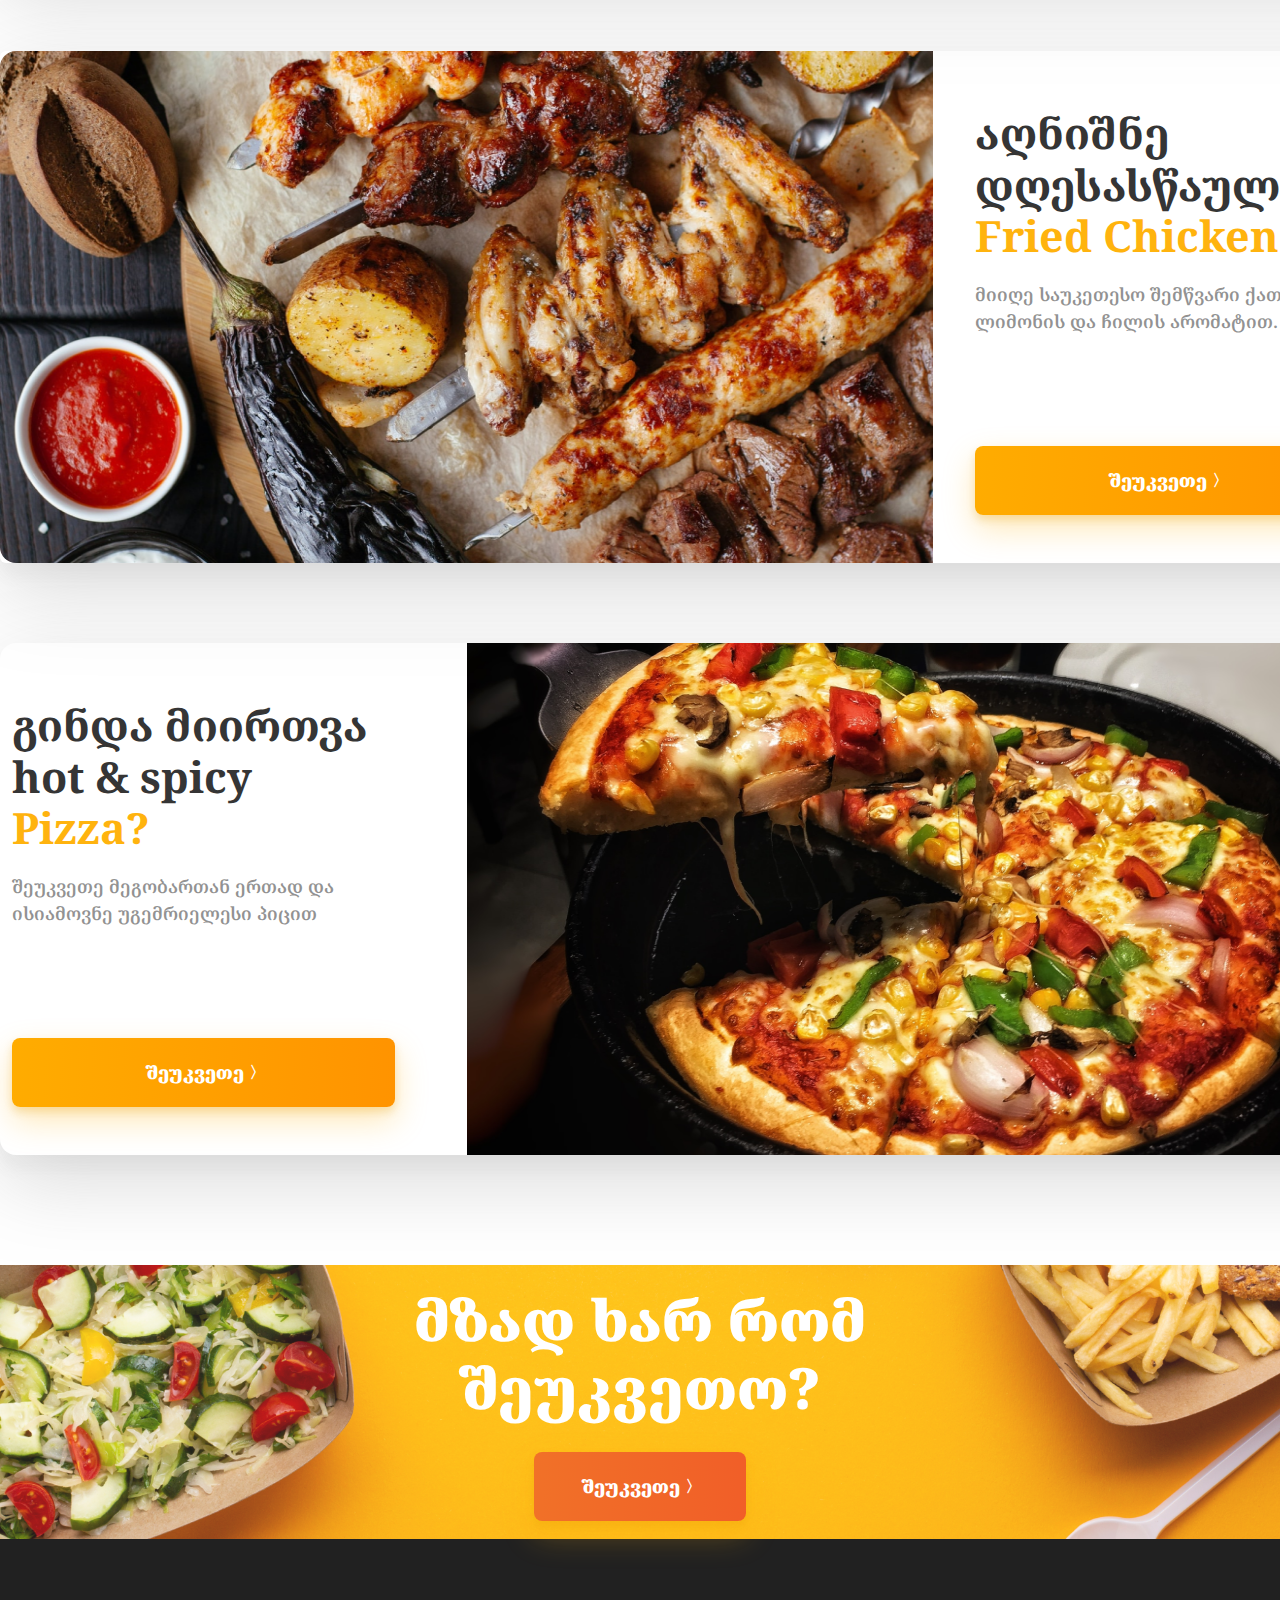
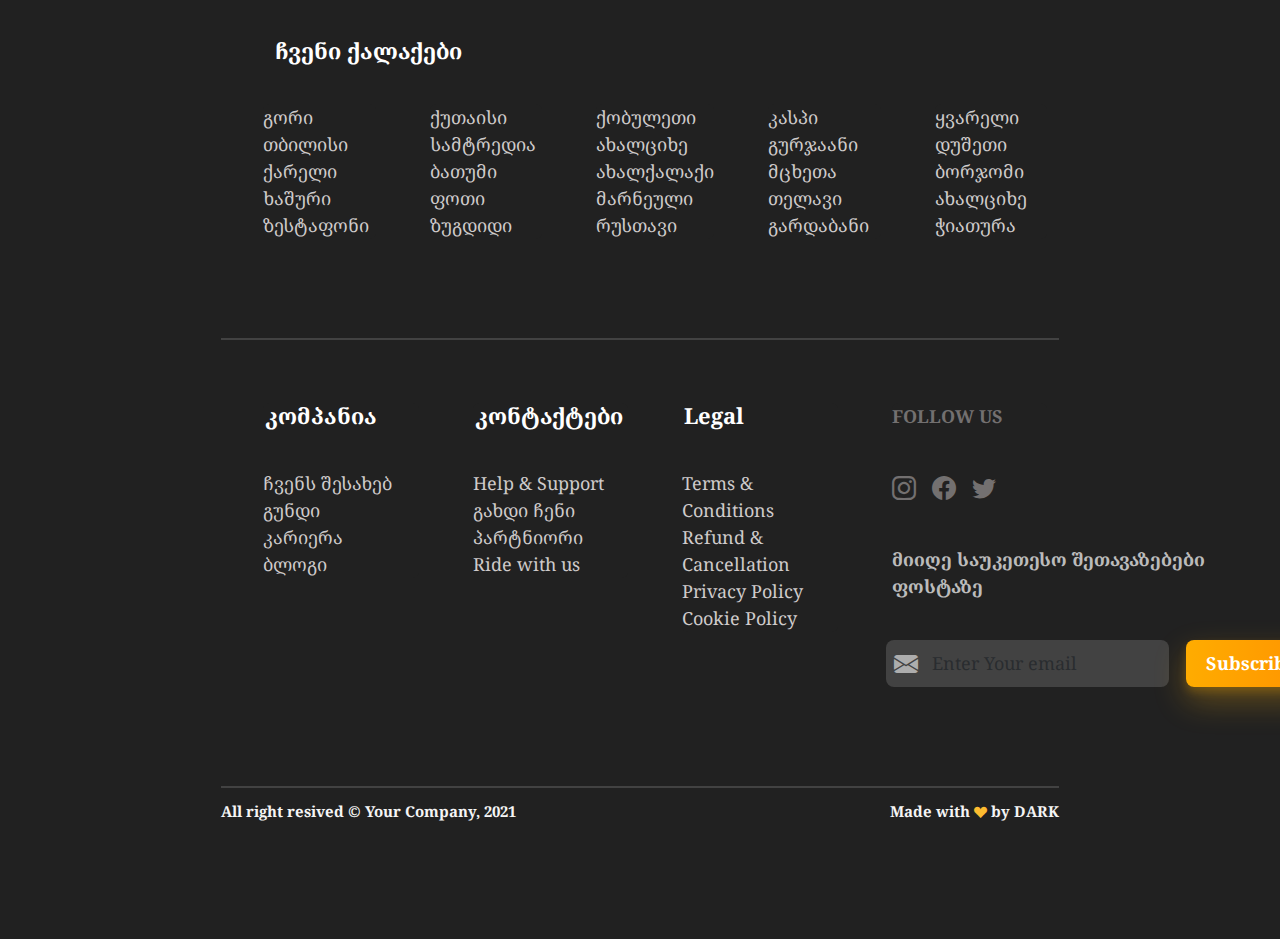
<file: food/food.html>
<!DOCTYPE html>
<html lang="en">
<head>
    <meta charset="UTF-8">
    <meta name="viewport" content="width=device-width, initial-scale=1.0">
    <title>Document</title>
    <link href="https://cdn.jsdelivr.net/npm/bootstrap@5.3.2/dist/css/bootstrap.min.css" rel="stylesheet"  crossorigin="anonymous">
    <link rel="stylesheet" href="https://cdn.jsdelivr.net/npm/bootstrap-icons@1.11.2/font/bootstrap-icons.min.css"> 
    <link rel="stylesheet" href="food.css">
</head>
<body>
   
  <nav class="navbar navbar-expand-lg bg-body-tertiary">
    <div class="container">
      <a class="navbar-brand" href="#"><img src="./foodimg/Mask Group.png"><img src="./foodimg/Frame 36.png"></a>
      <button class="navbar-toggler" type="button" data-bs-toggle="collapse" data-bs-target="#navbarNav" aria-controls="navbarNav" aria-expanded="false" aria-label="Toggle navigation">
        <span class="navbar-toggler-icon"></span>
      </button>
      <div class="collapse navbar-collapse" id="navbarNav">
        <ul id="uli1" class="navbar-nav mx-auto">
          <li class="nav-item">
            <a class="nav-link " href="#" id="space"><button id="click" onclick="getLocation()">მიწოდება:</button> <i id="cols" class="bi bi-geo-alt"></i></a>
          </li> 
           <ul id="uli">
         <a class="nav-link" id="aa" href="#"> <button id="no" type="submit"><i id="co" class="bi bi-search"> </i></button><input type="search"id="search" placeholder="მოძებნე"> <label for="search"></label></a> 
        <button id="last" type="button" class="btn btn-light"><span><i class="bi bi-person-fill"></i>შესვლა</span></button> 
         <!-- <button class="last"> <p><i class="bi bi-person-fill"></i>Login</p></button>  -->
        </ul>
        </ul>
      
      </div>
    </div>
  </nav>

      <header>

        <div class="container ">
            <div class="col" id="textss">
              
              <h1>მშიერი ხარ?</h1>
              <p>მხოლოდ რამდენიმე დაწკაპებით,აღმოაჩინე საჭმელი სახლთან ახლოს</p>
            <div id="grow" class="card">
              <div class="bikes">
                <div class="btn-group" role="group" aria-label="Basic mixed styles example">
                  <button type="button" class="btn btn-danger"><img id="bt" src="./foodimg/Icon.png">მიწოდება</button>
                  <button type="button" id="bts" class="btn btn-success"><i id="dd" class="bi bi-bag-fill"></i>აღება</button>
                </div>
              </div>
              <!-- inputis -->
              <div id="ss" class="row g-3">
                <div id="cc" class="col">
                  <i id="adre" class="bi bi-geo-alt-fill"></i>
                  <input id="sss"  type="text" class="form-control" placeholder="შეიყვანეთ მისამართი" aria-label="First name">
                  <button id="ssss" type="submit" class="btn btn-danger "><i class="bi bi-search"></i>იპოვე საკვები</button>
                </div>
                <div class="col">
                 
                </div>
              </div>
            </div>
               
            </div>
             
            <div class="col" id="imgs">
              
                     <img id="lafsha" src="./foodimg/Image Base.png" alt="">
                    
               
            </div>
        </div> 


      </header>


<div class="rowi">
  <div class="coli">
    <div class="cardi">
      <img src="./foodimg/1.png" alt="">
      <img class="dis" src="./foodimg/Discount.png"> 
      <div class="marg">
        <p>Grays Vage</p>
        <div class="days"><p id="demo">დარჩენილია 6 დღე</p></div>
      </div>
    </div>
  </div>

  <div class="coli">
    <di class="cardi">
      <img src="./foodimg/2.png" alt="">
      <img class="dis" src="./foodimg/Discount (1).png">
      <div class="marg">
      <p>Grays Vage</p>
      <div class="days"><p id="demo">დარჩენილია 6 დღე</p></div></div>
    </di>
  </div>

  <div class="coli">
    <div class="cardi">
      <img src="./foodimg/3.png" alt="">
      <img class="dis" src="./foodimg/Discount (2).png">
      <div class="marg">
      <p>Grays Vage</p>
      <div class="days"><p id="demo"> დარჩენილია 6 დღე</p></div></div>
    </div>
  </div>
  <div class="coli">
    <div class="cardi">
      <img src="./foodimg/4.png" alt="">
      <img class="dis" src="./foodimg/Discount (3).png">
      <div class="marg">
      <p>Grays Vage</p>
      <div class="days"><p id="demo">დარჩენილია 6 დღე</p></div></div>
    </div>
  </div>
</div>


<div class="worki">
<div class="work">
  <div class="te">
  <h2>როგორ მუშაობს</h2>
  
  </div>

  <div class="rowii">
    <div class="coli">
      <div class="cardi">
        <img class="place" src="./foodimg/place.png" alt="">
       <div class="center"> <span>აირჩიეთ ადგილმდებარეობა</span>
        <p>აირიეთ მისამართი სადაც შეკვეთას მიიღებ</p></div>
    </div>
      </div>
    
  

    <div class="coli">
      <div class="cardi">
        <img class="place" src="./foodimg/place 2.png" alt="">
        <div class="center">
        <span>აირჩიე შეკვეთა</span>
        <p>შეამოწმე ასობით მენიუ რათა აირჩიო შენი საყვარელი საკვები</p></div>
       
      </div>
    </div>
  
 
    <div class="coli">
      <div class="cardi">
        <img class="place" src="./foodimg/place3.png" alt="">
        <div class="center">
       <span>გადაიხადე წინასწარ</span>
       <p>ეს სწრაფი,მარტივი და უსაფრთხოა.აირჩიე გადახდის რამდენიმე მეთოდი</p></div>
      </div>
    </div>
  
  
    <div class="coli">
      <div class="cardi">
        <img class="place" src="./foodimg/place 4.png" alt="">
        <div class="center">
       <span>ისიამოვნე საკვებით</span>
       <P>საკვები მზადდება და მიწოდება ხდება ზუსტად შენს მისამართზე</P></div>
      </div>
    </div>
  

</div>
</div>






<!-- karusel -->
<div class="popu">
<div class="popular">
  <div class="te">
    <h2>პოპულარული</h2>
  </div>


<div  class="rowii">

  <div id="coli" class="coli">
    <div class="cardi">
      <img id="ff" src="./foodimg/Rectangle 336.png">
      <div id="left">
        <P>Cheese Burger</P>
        <span><i class="bi bi-geo-alt-fill"></i> Burger Arena</span><br>
        <small>$3.88</small>
      </div>
      <button id="gg" type="button"><span>შეუკვეთე ახლავე</span></button>
    </div>
  </div>

  <div  class="coli">
    <div class="cardi">
      <img src="./foodimg/Rectangle 336 (2).png">
      <div id="left">
        <P>Toffe's Cake</P>
        <span><i class="bi bi-geo-alt-fill"></i> Top Sticks</span><br>
        <small>$4.00</small>
      </div>
      <button id="gg" type="button"><span>შეუკვეთე ახლავე</span></button>

    </div>
  </div>

  <div class="coli">
    <div class="cardi">
      <img src="./foodimg/Rectangle 336 (3).png">
      <div id="left">
        <P>Dancake</P>
        <span><i class="bi bi-geo-alt-fill"></i> Cake World</span><br>
        <small>$1.99</small>
      </div>
      <button id="gg" type="button"><span>შეუკვეთე ახლავე</span></button>

    </div>
  </div>

  <div  class="coli">
    <div class="cardi">
      <img src="./foodimg/Rectangle 336 (4).png">
      <div id="left">
        <P>Crispy Sandwitch</P>
        <span><i class="bi bi-geo-alt-fill"></i> Fastfood Dine</span><br>
        <small>$3.00</small>
      </div>
      <button id="gg" type="button"><span>შეუკვეთე ახლავე</span></button>
    </div>
  </div>


  <div class="coli">
    <div class="cardi">
      <img src="./foodimg/Rectangle 336 (5).png">
      <div id="left">
        <P>Thai Soup</P>
        <span><i class="bi bi-geo-alt-fill"></i> Foody man</span><br>
        <small>$2.79</small>
      </div>
      <button id="gg" type="button"><span>შეუკვეთე ახლავე</span></button>
    </div>
  </div>

 
</div>
</div>




<div id="pop" class="featured">
  <div class="te">
    <h2>გამორჩეული რესტორნები</h2>
  </div>

  <div id="ffl"  class="all">

    <div id="fl" class="al">
    <div class="car">
      <img id="asi" src="./foodimg/featured/Image.png" alt="">
      <div class="fast">
        <small><i class="bi bi-tag-fill"></i>20% off</small>
        <button><span><i class="bi bi-clock-fill"></i>სწრაფად</span></button>
      </div>
      <div id="blue" class="row">
        <div id="size" class="col-md-6">
          <img src="./foodimg/featured/Restaruant Logo.png"></img>
        
        </div>
        <div id="red" class="col-md-6">
          <p>Foodworld</p> 
           <span><i class="bi bi-star-fill"></i>46</span>
        </div>
        <span id="opens">იხსნება ხვალ</span>
       
      </div>
    </div>
  </div>


  
  <div id="fl" class="al">
    <div class="car">
      <img id="asi" src="./foodimg/featured/Image (1).png" alt="">
      <div class="fast">
        <small><i class="bi bi-tag-fill"></i>15% off</small>
        <button><span><i class="bi bi-clock-fill"></i>სწრაფად</span></button>
      </div>
      <div id="blue" class="row">
        <div id="size" class="col-md-6">
          <img src="./foodimg/featured/Restaruant Logo (1).png"></img>
        </div>
        <div id="red" class="col-md-6">
          <p>Pizzahub</p> 
          <span><i class="bi bi-star-fill"></i>40</span>
        </div>
        <span id="opens">იხსნება ხვალ</span>
      </div>
    </div>
  </div>

  
  <div id="fl"  class="al">
    <div class="car">
      <img id="asi" src="./foodimg/featured/Image (2).png" alt="">
      <div class="fast">
        <small><i class="bi bi-tag-fill"></i>10% off</small>
        <button><span><i class="bi bi-clock-fill"></i>სწრაფად</span></button>
      </div>
      <div id="blue" class="row">
        <div id="size" class="col-md-6">
          <img src="./foodimg/featured/Restaruant Logo (2).png"></img>
        </div>
        <div id="red" class="col-md-6">
          <p>Donuts hut</p> 
          <span><i class="bi bi-star-fill"></i>20</span>
        </div>
        <span id="ope">იხსნება ახლა</span>
      </div>
    </div>
  </div>


  
  <div id="fl"  class="al">
    <div class="car">
      <img id="asi" src="./foodimg/featured/Image (3).png" alt="">
      <div class="fast">
        <small><i class="bi bi-tag-fill"></i>15% off</small>
        <button><span><i class="bi bi-clock-fill"></i>სწრაფად</span></button>
      </div>
      <div id="blue" class="row">
        <div id="size" class="col-md-6">
          <img src="./foodimg/featured/Restaruant Logo (3).png"></img>
        </div>
        <div id="red" class="col-md-6">
          <p>Donuts hut</p> 
            <span><i class="bi bi-star-fill"></i>50</span>
        </div>
        <span id="ope">იხსნება ახლა</span>
      </div>
    </div>
  </div>


  
  <div  id="fl" class="al">
    <div class="car">
      <img id="asi" src="./foodimg/featured/Image (4).png" alt="">
      <div class="fast">
        <small><i class="bi bi-tag-fill"></i>10% off</small>
        <button><span><i class="bi bi-clock-fill"></i>სწრაფად</span></button>
      </div>
      <div id="blue" class="row">
        <div id="size" class="col-md-6">
          <img src="./foodimg/featured/Restaruant Logo (4).png"></img>
        </div>
        <div id="red" class="col-md-6">
          <p>Ruby Tuesday</p>  
          <span><i class="bi bi-star-fill"></i>26</span>
        </div>
        <span id="ope">იხსნება ახლა</span>
      </div>
    </div>
  </div>


  
  <div id="fl"  class="al">
    <div class="car">
      <img id="asi" src="./foodimg/featured/Image (5).png" alt="">
      <div class="fast">
        <small><i class="bi bi-tag-fill"></i>25% off</small>
        <button><span><i class="bi bi-clock-fill"></i>სწრაფად</span></button>
      </div>
      <div id="blue" class="row">
        <div id="size" class="col-md-6">
          <img src="./foodimg/featured/Restaruant Logo (5).png"></img>
        </div>
        <div id="red" class="col-md-6">
          <p>Kuakata Chicken</p> 
          <span><i class="bi bi-star-fill"></i>53</span>
        </div>
        <span id="ope">იხსნება ახლა</span>
      </div>
    </div>
  </div>


  
  <div id="fl" class="al">
    <div class="car">
      <img id="asi" src="./foodimg/featured/Image (6).png" alt="">
      <div class="fast">
        <small><i class="bi bi-tag-fill"></i>10% off</small>
        <button><span><i class="bi bi-clock-fill"></i>სწრაფად</span></button>
      </div>
      <div id="blue" class="row">
        <div id="size" class="col-md-6">
          <img src="./foodimg/featured/Restaruant Logo (6).png"></img>
        </div>
        <div id="red" class="col-md-6">
          <p>Red Square</p> 
           <span><i class="bi bi-star-fill"></i>45</span>
        </div>
        <span id="ope">იხსნება ახლა</span>
      </div>
    </div>
  </div>


  
  <div id="fl"  class="al">
    <div class="car">
      <img id="asi" src="./foodimg/featured/Image (7).png" alt="">
      <div class="fast">
        <small><i class="bi bi-tag-fill"></i>10% off</small>
        <button><span><i class="bi bi-clock-fill"></i>სწრაფად</span></button>
      </div>
      <div id="blue" class="row">
        <div id="size" class="col-md-6">
          <img src="./foodimg/featured/Restaruant Logo (7).png"></img>
        </div>
        <div id="red" class="col-md-6">
          <p>Foodworld</p> 
          <span><i class="bi bi-star-fill"></i>35</span>
        </div>
        <span id="ope">იხსნება ახლა</span>
      </div>
    </div>
  </div>




<div id="bolo">
<button id="vievall" class="mx-auto">იხილეთ ყველა<i class="bi bi-chevron-compact-right"></i></button>
</div>



</div>



<!-- mrgvali divebi -->

<div class="mrgvali">

  <div class="mrgvali1">
    <div class="mr">
      <h2>მოძებნე</h2>
      <ul>
        <button id="view">ყველას ნახვა<i class="bi bi-chevron-compact-right"></i></button>
        <!-- <button id="same"><i class="bi bi-chevron-compact-left"></i></button>
        <button class="sam" id="same"><i class="bi bi-chevron-compact-right"></i></button> -->
        <svg  width="140" height="140" viewBox="0 0 140 140" fill="none" xmlns="http://www.w3.org/2000/svg">
          <g filter="url(#filter0_dd_401_1756)">
          <rect x="32" y="18" width="76" height="76" rx="38" fill="#FFB30E"/>
          <rect x="32.5" y="18.5" width="75" height="75" rx="37.5" stroke="#FAAA01"/>
          <path d="M60.8789 54.5938C60.2988 55.1738 60.2988 56.1406 60.8789 56.7207L73.3828 69.2891C74.0273 69.8691 74.9941 69.8691 75.5742 69.2891L77.0566 67.8066C77.6367 67.2266 77.6367 66.2598 77.0566 65.6152L67.1309 55.625L77.0566 45.6992C77.6367 45.0547 77.6367 44.0879 77.0566 43.5078L75.5742 42.0254C74.9941 41.4453 74.0273 41.4453 73.3828 42.0254L60.8789 54.5938Z" fill="white"/>
          </g>
          <defs>
          <filter id="filter0_dd_401_1756" x="0" y="0" width="140" height="140" filterUnits="userSpaceOnUse" color-interpolation-filters="sRGB">
          <feFlood flood-opacity="0" result="BackgroundImageFix"/>
          <feColorMatrix in="SourceAlpha" type="matrix" values="0 0 0 0 0 0 0 0 0 0 0 0 0 0 0 0 0 0 127 0" result="hardAlpha"/>
          <feOffset dy="14"/>
          <feGaussianBlur stdDeviation="16"/>
          <feColorMatrix type="matrix" values="0 0 0 0 1 0 0 0 0 0.698039 0 0 0 0 0.054902 0 0 0 0.29 0"/>
          <feBlend mode="normal" in2="BackgroundImageFix" result="effect1_dropShadow_401_1756"/>
          <feColorMatrix in="SourceAlpha" type="matrix" values="0 0 0 0 0 0 0 0 0 0 0 0 0 0 0 0 0 0 127 0" result="hardAlpha"/>
          <feOffset dy="5"/>
          <feGaussianBlur stdDeviation="4"/>
          <feColorMatrix type="matrix" values="0 0 0 0 0.870833 0 0 0 0 0.5926 0 0 0 0 0 0 0 0 0.24 0"/>
          <feBlend mode="normal" in2="effect1_dropShadow_401_1756" result="effect2_dropShadow_401_1756"/>
          <feBlend mode="normal" in="SourceGraphic" in2="effect2_dropShadow_401_1756" result="shape"/>
          </filter>
          </defs>
          </svg>




          <svg id="pxx"  width="140" height="140" viewBox="0 0 140 140" fill="none" xmlns="http://www.w3.org/2000/svg">
            <g filter="url(#filter0_dd_401_1758)">
            <rect x="32" y="18" width="76" height="76" rx="38" fill="#FFB30E"/>
            <rect x="32.5" y="18.5" width="75" height="75" rx="37.5" stroke="#FAAA01"/>
            <path d="M79.0566 56.7207C79.6367 56.1406 79.6367 55.1738 79.0566 54.5938L66.5527 42.0254C65.9082 41.4453 64.9414 41.4453 64.3613 42.0254L62.8789 43.5078C62.2988 44.0879 62.2988 45.0547 62.8789 45.6992L72.8047 55.625L62.8789 65.6152C62.2988 66.2598 62.2988 67.2266 62.8789 67.8066L64.3613 69.2891C64.9414 69.8691 65.9082 69.8691 66.5527 69.2891L79.0566 56.7207Z" fill="white"/>
            </g>
            <defs>
            <filter id="filter0_dd_401_1758" x="0" y="0" width="140" height="140" filterUnits="userSpaceOnUse" color-interpolation-filters="sRGB">
            <feFlood flood-opacity="0" result="BackgroundImageFix"/>
            <feColorMatrix in="SourceAlpha" type="matrix" values="0 0 0 0 0 0 0 0 0 0 0 0 0 0 0 0 0 0 127 0" result="hardAlpha"/>
            <feOffset dy="14"/>
            <feGaussianBlur stdDeviation="16"/>
            <feColorMatrix type="matrix" values="0 0 0 0 1 0 0 0 0 0.698039 0 0 0 0 0.054902 0 0 0 0.29 0"/>
            <feBlend mode="normal" in2="BackgroundImageFix" result="effect1_dropShadow_401_1758"/>
            <feColorMatrix in="SourceAlpha" type="matrix" values="0 0 0 0 0 0 0 0 0 0 0 0 0 0 0 0 0 0 127 0" result="hardAlpha"/>
            <feOffset dy="5"/>
            <feGaussianBlur stdDeviation="4"/>
            <feColorMatrix type="matrix" values="0 0 0 0 0.870833 0 0 0 0 0.5926 0 0 0 0 0 0 0 0 0.24 0"/>
            <feBlend mode="normal" in2="effect1_dropShadow_401_1758" result="effect2_dropShadow_401_1758"/>
            <feBlend mode="normal" in="SourceGraphic" in2="effect2_dropShadow_401_1758" result="shape"/>
            </filter>
            </defs>
            </svg>
            
          
      </ul>
    </div>
           
    <div class="row">
      <div id="ian" class="col">
        <div class="card">
          <img src="./foodimg/pizza.png" alt="">
          <a href="pizza">Pizza</a>
        </div>
      </div>

      <div id="ian" class="col">
        <div class="card">
          <img src="./foodimg/pizza 2.png" alt="">
          <a href="pizza">Burger</a>
        </div>
      </div>

      <div id="ian" class="col">
        <div class="card">
          <img src="./foodimg/pizza 3.png" alt="">
          <a href="pizza">Noodles</a>
        </div>
      </div>

      <div id="ian " class="col">
        <div class="card">
          <img src="./foodimg/pizza 4.png" alt="">
          <a href="pizza">Sub-sandiwch</a>
        </div>
      </div>

      <div id="ian" class="col">
        <div class="card">
          <img src="./foodimg/pizza 6.png" alt="">
          <a href="pizza">Chowmein</a>
        </div>
      </div>

      <div id="ian" class="col">
        <div class="card">
          <img src="./foodimg/pizza 5.png" alt="">
          <a href="pizza">steak</a>
        </div>
      </div>

    </div>

    

  </div>
</div>



<div class="phone">

 <div class="phone1">
  <div class="imigi">
    <img src="./foodimg/cardii.png" alt="">
  </div>
 </div>

  <div id="iphone">
   <div class="app">
    <h2>ჩამოწერე აპლიკაცია</h2>
    <p>არასდროს ყოფილა საკვების მოძიება ასეთი მარტივი.თვალი ადევნე ფასდაკლებებს და ისიამოვნე უგემრიელესი საკვებით</p>
    <div class="aip">
    <button class="apple"><img id="esimg" src="./foodimg/google.png" alt=""></button>
    <button class="apple"><img id="esimg" src="./foodimg/iphone.png" alt=""></button>
    </div>
   </div>

  </div>
 

</div>




<div class="best">

  <div class="row">
    <div  class="col-md-4">
      <div class="cardi">
        <h2>საუკეთესო არჩევანი<span id="spa"> Crispy Sandwiches</span></h2>
      <p>ისიამოვნე ბურგერის დიდი ზომით და უგემრიელესი არომატით</p>
        <button>შეუკვეთე<i class="bi bi-chevron-compact-right"></i></button>
      </div>
    </div>
    <div id="sand" class="col-md-8">
      <div class="card">
   <img src="./foodimg/sand 1.png" alt="">
      </div>
    </div>
  </div>

  <div id="gap" class="row">
    <div id="sand" class="col-md-8">
      <div class="card">
      <img id="leftradius" src="./foodimg/sand 2.png" alt="">
      </div>
    </div>
    <div class="col-md-4">
      <div class="cardi" id="cardu">
          <h2>აღნიშნე დღესასწაულები <span id="spa">Fried Chicken</span></h2>
            <p>მიიღე საუკეთესო შემწვარი ქათამი ლიმონის და ჩილის არომატით.</p>
              <button>შეუკვეთე<i class="bi bi-chevron-compact-right"></i></button>
      </div>
    </div>
  </div>

  <div class="row">
    <div  class="col-md-4">
      <div class="cardi" id="cardp">
        <h2>გინდა მიირთვა hot 
          & spicy <span id="spa"> Pizza?</span></h2>
          <p>შეუკვეთე მეგობართან ერთად და ისიამოვნე უგემრიელესი პიცით</p>
            <button>შეუკვეთე<i class="bi bi-chevron-compact-right"></i></button>
      </div>
    </div>
    <div id="sand" class="col-md-8">
      <div class="card">
 <img src="./foodimg/sand 3.png" alt="">
      </div>
    </div>
  </div>


</div>




<div class="proceed">
  <div class="proc">
 <h1>მზად ხარ რომ შეუკვეთო?</h1> 
  <button>შეუკვეთე<i class="bi bi-chevron-compact-right"></i></button>
  </div>

</div>




<footer>
<div class="foot">



 <div class="row">
<h2 id="our">ჩვენი ქალაქები</h2>

  <div class="col">
    <div  class="card">
      <a>გორი</a>
      <a>თბილისი</a>
      <a>ქარელი</a>
      <a>ხაშური</a>
      <a>ზესტაფონი</a>
     </div>
  </div>
    <div class="col">
    <div class="card">
      <a>ქუთაისი</a>
      <a>სამტრედია</a>
      <a>ბათუმი</a>
      <a>ფოთი</a>
      <a>ზუგდიდი</a>
    </div>
    </div>  

    <div class="col">
    <div class="card">
      <a>ქობულეთი</a>
      <a>ახალციხე</a>
      <a>ახალქალაქი</a>
      <a>მარნეული</a>
      <a>რუსთავი</a>
    </div>
    </div>

    <div class="col">
    <div class="card">
      <a>კასპი</a>
      <a>გურჯაანი</a>
      <a>მცხეთა</a>
      <a>თელავი</a>
      <a>გარდაბანი</a>
    </div>
    </div>


    <div id="mar" class="col">
    <div class="card">
      <a>ყვარელი</a>
      <a>დუშეთი</a>
      <a>ბორჯომი</a>
      <a>ახალციხე</a>
      <a>ჭიათურა</a>
    </div>
    </div>
  </div>
 


  <div id="roo" class="row">

    
    <div id="un" class="col">
      <div class="card">
        <h2>კომპანია</h2>
        <a>ჩვენს შესახებ</a>
        <a>გუნდი</a>
        <a>კარიერა</a>
        <a>ბლოგი</a>
      </div>
    </div>

    <div id="an" class="col">
      <div class="card">
        <h2>კონტაქტები</h2>
        <a>Help & Support</a>
        <a>გახდი ჩენი პარტნიორი</a>
        <a>Ride with us</a>
      </div>
    </div>

    <div id="on" class="col">
      <div class="card">
        <h2>Legal</h2>
        <a>Terms & Conditions</a>
        <a>Refund & Cancellation</a>
        <a>Privacy Policy</a>
        <a>Cookie Policy</a>
      </div>
    </div>
    
    

    <div id="in" class="col">
      <div class="card">
        <span id="follow">FOLLOW US</span>
        <span id="importan"><i class="bi bi-instagram"></i><i id="facebo" class="bi bi-facebook"></i><i class="bi bi-twitter"></i></span>
        <p>მიიღე საუკეთესო შეთავაზებები ფოსტაზე</p>

       
        <form class="d-flex" >
          <i id="bibi" class="bi bi-envelope-fill"></i>
          <input class="form-control me-2" type="email" placeholder="Enter Your email" >
          <button class="" type="submit">Subscribe</button>
        </form>
    

      </div>
    </div>



  </div>

  <div class="right">
    <p>All right resived &copy; Your Company, 2021</p>
    <p><span id="righ">Made with <i class="bi bi-suit-heart-fill"></i></span> by DARK</p>
  </div>




</div>
</footer>













      <script src="https://cdn.jsdelivr.net/npm/bootstrap@5.3.2/dist/js/bootstrap.bundle.min.js"  crossorigin="anonymous"></script>
      <script>
        const x = document.getElementById("demo");
        
        function getLocation() {
          if (navigator.geolocation) {
            navigator.geolocation.watchPosition(showPosition);
          } else { 
            x.innerHTML = "Geolocation is not supported by this browser.";
          }
        }
            
        function showPosition(position) {
            x.innerHTML="Latitude: " + position.coords.latitude + 
            "<br>Longitude: " + position.coords.longitude;
        }
        </script>








</body>
</html>
</file>
<file: food.css>
@import url("https://fonts.googleapis.com/css2?family=DM+Sans:opsz,wght@9..40,500&display=swap");
@import url("https://fonts.googleapis.com/css2?family=DM+Sans:opsz,wght@9..40,500&family=Noto+Serif+Georgian&family=Open+Sans:wght@700&display=swap");
* {
  box-sizing: border-box;
}

body {
  margin: 0;
}

.navbar-collapse #uli1 {
  align-items: center;
  width: 830px;
}
.navbar-collapse #uli {
  display: flex;
  align-items: center;
  justify-content: flex-end;
  width: 689px;
}
.navbar-collapse #aa {
  margin: 16px 0 16px 0;
}

.nav-item .ic {
  border: none;
  background-color: rgba(255, 255, 255, 0);
}

#cols {
  color: var(--Theme-Primary, #FFB30E);
  text-align: center;
  font-family: "Noto Serif Georgian", serif;
  font-size: 18px;
  font-style: normal;
  font-weight: 900;
}

#click {
  border: none;
  background-color: rgba(255, 255, 255, 0);
  margin-top: 3px;
  color: var(--Theme-Gray-800, #424242);
  text-align: center;
  font-family: "Noto Serif Georgian", serif;
  font-size: 16px;
  font-style: normal;
  font-weight: 700;
}

#no {
  border: none;
  background-color: rgba(255, 255, 255, 0);
}

#co {
  color: var(--Theme-Primary, #FFB30E);
  text-align: center;
  font-family: "Noto Serif Georgian", serif;
  font-size: 18px;
  font-style: normal;
  font-weight: 900;
}

#search {
  margin-right: 30px;
  width: 122px;
  background-color: rgba(255, 255, 255, 0);
  border: none;
  color: var(--Theme-Gray-800, #424242);
  text-align: center;
  font-family: "Noto Serif Georgian", serif;
  font-size: 18px;
  font-style: normal;
  font-weight: 700;
}

#last {
  height: 42px;
  display: flex;
  border: none;
  border-radius: 8px;
  background-color: #FFF;
  box-shadow: 0px 20px 40px 0px rgba(255, 174, 0, 0.29), 0px 5px 10px 0px rgba(255, 174, 0, 0.26);
}
#last i {
  background: var(--yellow-button, linear-gradient(93deg, #FFB800 -47.72%, #FF8A00 136.81%));
  background-clip: text;
  -webkit-background-clip: text;
  -webkit-text-fill-color: transparent;
  text-align: center;
  font-family: "Noto Serif Georgian", serif;
  font-size: 18px;
  font-style: normal;
  font-weight: 900;
}
#last span {
  font-family: "Noto Serif Georgian", serif;
  font-size: 18px;
  font-style: normal;
  font-weight: 700;
  background: var(--yellow-button, linear-gradient(93deg, #FFB800 -47.72%, #FF8A00 136.81%));
  background-clip: text;
  -webkit-background-clip: text;
  -webkit-text-fill-color: transparent;
}

header {
  background-image: url("./foodimg/yelow.png");
  background-size: cover;
  background-position: center;
  height: 661px;
}
header .container {
  display: flex;
  flex-wrap: wrap;
}
header .container .col #grow {
  width: 700px;
}
header .container #imgs {
  margin-top: 219px;
  margin-left: 30px;
}
header .container #ss {
  width: 750px;
  display: flex;
}
header .container #ss #adre {
  margin-left: 16px;
  color: #FF7474;
  display: flex;
  position: absolute;
  font-family: "Noto Serif Georgian", serif;
  font-size: 24px;
  font-style: normal;
  font-weight: 900;
}
header .container #ss .form-control {
  padding: 7px 0px 8px 46px;
  margin-right: 16px;
  width: 425px;
  border: none;
  border-radius: 8px;
  background: var(--Theme-Gray-100, #F5F5F5);
}
header .container #ss #ssss {
  width: 209px;
  border: none;
  border-radius: 8px;
  border-radius: 8px;
  background: linear-gradient(96deg, #FF7A7A -39.64%, #F65900 135.31%);
  color: var(--Theme-White, #FFF);
  text-align: center;
  /* Button Bold */
  font-family: "Noto Serif Georgian", serif;
  font-size: 18px;
  font-style: normal;
  font-weight: 700;
  padding: 21px 13px;
}
header .container #ss #ssss i {
  margin-right: 10px;
}
header .container #ss #cc {
  display: flex;
  padding: 7px 0px 8px 16px;
  align-items: center;
  padding-left: 24px;
  margin-left: 8px;
  position: relative;
}
header .container .bikes {
  padding: 24px 24px;
}
header .container .bikes img {
  margin-top: 5px;
  margin-right: 10px;
}
header .container .bikes #bts {
  margin-left: 8px;
  color: var(--Theme-Gray-600, #757575);
  font-family: "Noto Serif Georgian", serif;
  font-size: 18px;
  font-style: normal;
  font-weight: 700;
  background: var(--Theme-White, #FFF);
}
header .container .bikes #bts #dd {
  margin-right: 10px;
}
header .container .bikes button {
  display: flex;
  padding: 10px 24px;
  border: none;
  border-radius: 8px;
  background: rgba(241, 114, 40, 0.1);
  color: var(--Theme-Warning, #F17228);
  font-family: "Noto Serif Georgian", serif;
  font-size: 18px;
  font-style: normal;
  font-weight: 700;
}
header .container #textss {
  flex-grow: 0;
  width: 620px;
  margin-top: 152.62px;
  margin-right: 122px;
}
header .container #textss h1 {
  width: 671px;
  color: var(--Theme-White, #FFF);
  text-shadow: 0px 27px 82px rgba(255, 174, 0, 0.28), 0px 14px 15px rgba(255, 174, 0, 0.01);
  font-family: "Noto Serif Georgian", serif;
  font-size: 88px;
  font-style: normal;
  font-weight: 700;
}
header .container #textss p {
  color: #504F4F;
  font-family: "Noto Serif Georgian", serif;
  font-size: 22px;
  font-style: normal;
  font-weight: 400;
}

.rowi {
  display: flex;
  flex-wrap: wrap;
  width: 1200px;
  max-width: 100%;
  margin: auto;
  margin-top: 80px;
}
.rowi .coli {
  width: 25%;
  padding: 10px;
  background-color: 0;
}
.rowi .coli .cardi {
  border: none;
  height: 415px;
  overflow: hidden;
  margin-bottom: 14px;
}
.rowi .coli .cardi .place {
  width: 86px;
  height: 112px;
}
.rowi .coli .cardi #some {
  width: 200px;
}
.rowi .coli .cardi .place {
  display: block;
}
.rowi .coli .cardi .marg {
  position: relative;
  bottom: 58px;
}
.rowi .coli .cardi .marg .days {
  padding: 8px 16px;
  align-items: center;
  border-radius: 8px;
  background-color: rgba(241, 114, 40, 0.2);
  height: 49px;
}
.rowi .coli .cardi .marg #demo {
  color: var(--Theme-Warning, #F17228);
  font-family: "Noto Serif Georgian", serif;
  font-size: 22px;
  font-style: normal;
  font-weight: 700;
}
.rowi .coli .cardi .marg p {
  color: var(--Theme-Gray-800, #424242);
  font-family: "Noto Serif Georgian", serif;
  font-size: 22px;
  font-style: normal;
  font-weight: 700;
}
.rowi .coli .cardi .dis {
  display: flex;
  position: relative;
  bottom: 83px;
  width: 140px;
  height: 83px;
}
.rowi .coli img {
  border-radius: 8px;
  width: 100%;
}

.work {
  padding: 80px 0;
  width: 1200px;
  max-width: 100%;
  margin: auto;
}
.work .coli {
  width: 25%;
}
.work .te {
  display: flex;
  justify-content: center;
}
.work .rowii {
  margin-top: 71px;
  width: 1200px;
  max-width: 100%;
  display: flex;
  flex-wrap: wrap;
  text-align: center;
}
.work .rowii .cardi {
  margin-top: 41px;
}
.work .rowii .cardi span {
  color: #434343;
  text-align: center;
  font-family: "Noto Serif Georgian", serif;
  font-size: 22px;
  font-style: normal;
  font-weight: 700;
}
.work .rowii .cardi p {
  margin-top: 10px;
  color: var(--Theme-Gray-500, #9E9E9E);
  text-align: center;
  font-family: "Noto Serif Georgian", serif;
  font-size: 18px;
  font-style: normal;
  font-weight: 400;
}

.popular {
  width: 1200px;
  max-width: 100%;
  margin: auto;
  margin-top: 80px;
}
.popular #ff {
  border-radius: 8px;
}
.popular .te h2 {
  color: var(--Theme-Gray-900, #212121);
  text-align: center;
  font-family: "Noto Serif Georgian", serif;
  font-size: 43px;
  font-style: normal;
  font-weight: 700;
  margin-bottom: 88px;
}
.popular .rowii {
  display: flex;
  width: 1200px;
  max-width: 100%;
  flex-wrap: wrap;
}
.popular .rowii .coli {
  width: 20%;
  margin-bottom: 14px;
}
.popular .rowii .coli .cardi {
  width: 200px;
}
.popular .rowii .coli .cardi #gg {
  padding: 15px 11px;
  width: 100%;
  margin-top: 16px;
  color: var(--Theme-Gray-900, #212121);
  font-family: "Noto Serif Georgian", serif;
  font-size: 23px;
  font-style: normal;
  font-weight: 700;
  border-radius: 8px;
  background: var(--Theme-Warning, #F17228);
  border: none;
  box-shadow: 0px 20px 40px 0px rgba(250, 99, 35, 0.24), 0px 5px 10px 0px rgba(253, 114, 92, 0.22);
}
.popular .rowii .coli .cardi #gg span {
  color: var(--Theme-White, #FFF);
  text-align: center;
  font-family: "Noto Serif Georgian", serif;
  font-size: 18px;
  font-style: normal;
  font-weight: 700;
}
.popular .rowii .coli .cardi #left {
  display: block;
  text-align: left;
}
.popular .rowii .coli .cardi #left small {
  color: var(--Theme-Gray-900, #212121);
  font-family: "Noto Serif Georgian", serif;
  font-size: 22px;
  font-style: normal;
  font-weight: 700;
  margin-top: 10px;
}
.popular .rowii .coli .cardi #left span {
  color: var(--Theme-Primary, #FFB30E);
  font-family: "Noto Serif Georgian", serif;
  font-size: 22px;
  font-style: normal;
  font-weight: 400;
}
.popular .rowii .coli .cardi #left span i {
  margin-right: 8px;
}
.popular .rowii .coli .cardi #left p {
  margin-bottom: 8px;
  display: flex;
  align-self: flex-start;
  color: var(--Theme-Gray-800, #424242);
  font-family: "Noto Serif Georgian", serif;
  font-size: 22px;
  font-style: normal;
  font-weight: 700;
}
.popular .rowii .coli .cardi img {
  width: 100%;
}

.featured {
  margin-top: 80px;
}
.featured #bolo {
  margin-top: 34px;
  display: flex;
  align-items: center;
  width: 100%;
}
.featured #bolo #vievall {
  border-radius: 14px;
  background: linear-gradient(98deg, #FFBA26 -8.95%, #FF9A0E 109.24%);
  /* Shadow/1 */
  box-shadow: 0px 20px 40px 0px rgba(255, 174, 0, 0.29), 0px 5px 10px 0px rgba(255, 174, 0, 0.26);
  padding: 21px 48px;
  color: var(--Theme-White, #FFF);
  text-align: center;
  /* Button Bold */
  font-family: "Noto Serif Georgian", serif;
  font-size: 18px;
  font-style: normal;
  font-weight: 700;
  border: none;
}
.featured .te {
  display: flex;
  margin-bottom: 88px;
  justify-content: center;
}
.featured .all {
  display: flex;
  flex-wrap: wrap;
  width: 1400px;
  max-width: 100%;
  margin: auto;
}
.featured .all #opens {
  color: var(--Theme-Warning, #F17228);
  /* Headline 6 Bold */
  font-family: "Noto Serif Georgian", serif;
  font-size: 22px;
  font-style: normal;
  font-weight: 700;
  padding: 8px 16px;
  border-radius: 16px;
  background: rgba(241, 114, 40, 0.2);
  width: 62%;
  margin-top: 32px;
}
.featured .all #ope {
  color: var(--Theme-Success, #79B93C);
  /* Headline 6 Bold */
  font-family: "Noto Serif Georgian", serif;
  font-size: 22px;
  font-style: normal;
  font-weight: 700;
  border-radius: 16px;
  background: rgba(121, 185, 60, 0.2);
  padding: 8px 16px;
  width: 66%;
  margin-top: 32px;
}
.featured .all .al {
  width: 25%;
  padding: 8px;
  margin-bottom: 64px;
}
.featured .all .al .car #blue {
  margin-bottom: -25px;
  width: 100%;
}
.featured .all .al .car #blue #size {
  width: 89px;
}
.featured .all .al .car #blue #red {
  display: block;
  width: 208px;
}
.featured .all .al .car #blue #red span {
  color: var(--Theme-Primary, #FFB30E);
  /* Headline 6 */
  font-family: "Noto Serif Georgian", serif;
  font-size: 18px;
  font-style: normal;
  font-weight: 400;
  display: flex;
  transform: translateY(-54%);
}
.featured .all .al .car #blue #red p {
  color: var(--Theme-Gray-800, #424242);
  /* Headline 6 Bold */
  font-family: "Noto Serif Georgian", serif;
  font-size: 22px;
  font-style: normal;
  font-weight: 700;
}
.featured .all .al .fast {
  display: flex;
  position: relative;
  bottom: 258px;
  left: 24px;
}
.featured .all .al .fast button {
  padding: 8px 16px;
  border: none;
  border-radius: 8px;
  background: var(--Theme-Primary, #FFB30E);
}
.featured .all .al .fast button span {
  color: var(--Theme-White, #FFF);
  /* Headline 6 Bold */
  font-family: "Noto Serif Georgian", serif;
  font-size: 19px;
  font-style: normal;
  font-weight: 700;
}
.featured .all .al .fast button span i {
  margin-right: 10px;
}
.featured .all .al .fast small {
  margin-right: 8px;
  border-radius: 8px;
  background: #F17228;
  color: var(--Theme-White, #FFF);
  /* Headline 6 Bold */
  font-family: "Noto Serif Georgian", serif;
  font-size: 19px;
  font-style: normal;
  font-weight: 700;
  padding: 8px 16px;
}
.featured .all .al .fast small i {
  margin-right: 10px;
}
.featured .all .al #asi {
  width: 100%;
  border-radius: 16px;
}

.mrgvali {
  background-color: #FEFAF1;
  margin-top: 80px;
}
.mrgvali .mrgvali1 .mr {
  margin: auto;
  width: 1300px;
  margin-bottom: 88px;
  padding-top: 82px;
}
.mrgvali .mrgvali1 .mr h2 {
  color: var(--Theme-Gray-900, #212121);
  /* Headline 4 Bold */
  font-family: "Noto Serif Georgian", serif;
  font-size: 43px;
  font-style: normal;
  font-weight: 700;
}
.mrgvali .mrgvali1 .mr ul {
  display: flex;
  justify-content: flex-end;
  align-items: center;
}
.mrgvali .mrgvali1 .mr ul #pxx {
  margin-left: -47px;
}
.mrgvali .mrgvali1 .mr ul #view {
  color: var(--Theme-Primary, #FFB30E);
  text-align: center;
  /* Button Bold */
  font-family: "Noto Serif Georgian", serif;
  font-size: 18px;
  font-style: normal;
  font-weight: 700;
  border: none;
  background-color: #FEFAF1;
  transform: translate(4px, -10px);
}
.mrgvali .mrgvali1 .row {
  display: flex;
  width: 1300px;
  max-width: 100%;
  flex-wrap: wrap;
  margin: auto;
  padding-bottom: 30px;
}
.mrgvali .mrgvali1 .row .col {
  width: 16.6666%;
  padding: 4px;
  margin-bottom: 14px;
}
.mrgvali .mrgvali1 .row .col .card {
  border: none;
  border-radius: 100%;
  text-align: center;
  padding: 3px;
  background-color: #FEFAF1;
}
.mrgvali .mrgvali1 .row .col .card a {
  margin-top: 26px;
  color: var(--Theme-Gray-800, #424242);
  /* Headline 6 Bold */
  font-family: "Noto Serif Georgian", serif;
  font-size: 22px;
  font-style: normal;
  font-weight: 700;
  text-decoration: none;
}
.mrgvali .mrgvali1 .row .col .card a:hover {
  color: #212121;
}
.mrgvali .mrgvali1 .row .col img {
  width: 100%;
  border-radius: 100%;
}

.phone {
  background-color: #FEEFD0;
  height: 845px;
}
.phone .phone1 {
  display: flex;
  justify-content: center;
}
.phone .phone1 img {
  width: 1290px;
  height: 300px;
  margin: 130px 0px 80px 0px;
}
.phone #iphone {
  height: 589px;
  background-image: url("./foodimg/phone.png");
  background-size: contain;
  background-repeat: no-repeat;
  display: flex;
  justify-content: flex-end;
}
.phone #iphone .app {
  width: 479px;
  margin-right: 150px;
  margin-top: 60px;
  height: 300px;
}
.phone #iphone .app .aip {
  display: flex;
  margin: 0;
}
.phone #iphone .app .aip button {
  width: 253px;
  height: 93px;
  background-color: #FEEFD0;
  border: none;
}
.phone #iphone .app p {
  color: #827E7E;
  /* Body 1 */
  font-family: "Noto Serif Georgian", serif;
  font-size: 18px;
  font-style: normal;
  font-weight: 400;
}
.phone #iphone .app h2 {
  background: var(--yellow-button, linear-gradient(93deg, #FFB800 -47.72%, #FF8A00 136.81%));
  background-clip: text;
  -webkit-background-clip: text;
  -webkit-text-fill-color: transparent;
  font-family: "Noto Serif Georgian", serif;
  font-size: 68px;
  font-style: normal;
  font-weight: 700;
}

.best {
  height: 1806px;
  margin: auto;
  margin-top: 300px;
  width: 1400px;
  max-width: 100%;
}
.best #gap {
  margin: 80px 0 80px 0;
}
.best .row {
  width: 1400px;
  margin: auto;
  box-shadow: 0px 27px 82px 0px rgba(124, 124, 124, 0.28), 0px 14px 15px 0px rgba(124, 124, 124, 0.06);
  border-radius: 16px;
}
.best .row .col-md-8 {
  flex: 0 0 auto;
  width: 66.66666667%;
  padding-right: 0;
  padding-left: 0;
}
.best .row #cardu {
  margin-left: 30px;
}
.best .row .cardi {
  margin-right: 20px;
  width: 383px;
  margin-top: 56px;
}
.best .row .cardi button {
  margin-top: 111px;
  color: #FFF;
  border: none;
  text-align: center;
  font-family: "Noto Serif Georgian", serif;
  font-size: 18px;
  font-style: normal;
  font-weight: 900;
  display: flex;
  padding: 21px 48px;
  width: 100%;
  justify-content: center;
  align-items: center;
  border-radius: 8px;
  background: var(--yellow-button, linear-gradient(93deg, #FFB800 -47.72%, #FF8A00 136.81%));
  /* Button shadow ! */
  box-shadow: 0px 14px 32px 0px rgba(255, 178, 14, 0.29), 0px 5px 8px 0px rgba(222, 151, 0, 0.24);
}
.best .row .cardi p {
  margin-top: 19px;
  color: rgba(97, 97, 97, 0.69);
  font-family: "Noto Serif Georgian", serif;
  font-size: 18px;
  font-style: normal;
  font-weight: 600;
}
.best .row .cardi h2 {
  color: #353535;
  /* Headline 4 Bold */
  font-family: "Noto Serif Georgian", serif;
  font-size: 43px;
  font-style: normal;
  font-weight: 700;
}
.best .row .cardi h2 #spa {
  color: var(--Theme-Primary, #FFB30E);
  font-family: "Noto Serif Georgian", serif;
  font-size: 43px;
  font-style: normal;
  font-weight: 700;
}
.best .row #sand #leftradius {
  border-top-left-radius: 16px;
  border-bottom-left-radius: 16px;
  border-top-right-radius: 0;
  border-bottom-right-radius: 0;
}
.best .row #sand .card {
  border: none;
  height: 512px;
}
.best .row #sand .card img {
  width: 100%;
  height: 512px;
  border-top-right-radius: 16px;
  border-bottom-right-radius: 16px;
}

.proceed {
  max-width: 100%;
  height: 274px;
  background-image: url("./foodimg/proceed.png");
  background-size: cover;
  background-repeat: no-repeat;
  display: flex;
  justify-content: center;
}
.proceed .proc {
  width: 700px;
  text-align: center;
  margin-top: 20px;
}
.proceed .proc h1 {
  color: var(--Theme-White, #FFF);
  text-align: center;
  font-family: "Noto Serif Georgian", serif;
  font-size: 57px;
  font-style: normal;
  font-weight: 900;
  margin-bottom: 30px;
}
.proceed .proc button {
  border: none;
  padding: 21px 48px;
  border-radius: 8px;
  background: linear-gradient(93deg, #F17228 -5.63%, #F15E28 100.8%);
  /* Button shadow ! */
  box-shadow: 0px 14px 32px 0px rgba(255, 178, 14, 0.29), 0px 5px 8px 0px rgba(222, 151, 0, 0.24);
  color: var(--Theme-White, #FFF);
  text-align: center;
  font-family: "Noto Serif Georgian", serif;
  font-size: 18px;
  font-style: normal;
  font-weight: 900;
}

footer {
  height: 1000px;
  background: var(--Theme-Gray-900, #212121);
  padding: 99px 221px 69px 221px;
}
footer .foot {
  margin: auto;
}
footer .foot #roo {
  margin: 63px 0 63px 0;
}
footer .foot .row {
  display: flex;
  width: 100%;
  display: flex;
  flex-wrap: wrap;
  margin: auto;
  padding-bottom: 99px;
  border-bottom: 2px solid var(--Theme-Gray-800, #424242);
  justify-content: space-around;
}
footer .foot .row #our {
  margin-left: 42px;
}
footer .foot .row #in button {
  display: flex;
  width: 133px;
  padding: 10px 20px;
  justify-content: center;
  align-items: center;
  border-radius: 8px;
  background: var(--yellow-button, linear-gradient(93deg, #FFB800 -47.72%, #FF8A00 136.81%));
  /* Button shadow ! */
  box-shadow: 0px 14px 32px 0px rgba(255, 178, 14, 0.29), 0px 5px 8px 0px rgba(222, 151, 0, 0.24);
  color: #FFF;
  text-align: center;
  /* Button Bold */
  font-family: "Noto Serif Georgian", serif;
  font-size: 18px;
  font-style: normal;
  font-weight: 700;
  border: none;
  position: relative;
  right: 21px;
}
footer .foot .row #in #bibi {
  color: #ADADAD;
  font-family: "Noto Serif Georgian", serif;
  font-size: 24px;
  font-style: normal;
  font-weight: 900;
  display: flex;
  position: relative;
  left: 2px;
  top: 12px;
  z-index: 999;
}
footer .foot .row #in p {
  color: #BBB;
  /* Body 1 Bold */
  font-family: "Noto Serif Georgian", serif;
  font-size: 18px;
  font-style: normal;
  font-weight: 700;
  width: 335px;
  margin-bottom: 40px;
}
footer .foot .row #in .form-control {
  display: flex;
  width: 300px;
  padding: 7px 0px 8px 46px;
  border-radius: 8px;
  background: var(--Theme-Gray-800, #424242);
  color: #f2f1f1;
  /* Body 1 */
  font-family: "Noto Serif Georgian", serif;
  font-size: 18px;
  font-style: normal;
  font-weight: 400;
  border: none;
  position: relative;
  right: 30px;
}
footer .foot .row #in #importan {
  margin: 40px 0 40px 0;
  color: var(--Theme-Gray-100, #737070);
  font-family: "Noto Serif Georgian", serif;
  font-size: 24px;
  font-style: normal;
  font-weight: 400;
}
footer .foot .row #in #importan i {
  cursor: pointer;
}
footer .foot .row #in #importan i:hover {
  color: blue;
}
footer .foot .row #in #importan #facebo {
  margin: 0 16px 0 16px;
}
footer .foot .row #in #follow {
  color: var(--Theme-Gray-100, #737070);
  font-family: "Noto Serif Georgian", serif;
  font-size: 18px;
  font-style: normal;
  font-weight: 700;
}
footer .foot .row h2 {
  margin-bottom: 40px;
  margin-left: 2px;
  color: #FFF;
  /* Headline 6 Bold */
  font-family: "Noto Serif Georgian", serif;
  font-size: 22px;
  font-style: normal;
  font-weight: 700;
}
footer .foot .row .col {
  width: 20%;
  margin-left: 30px;
}
footer .foot .row .col .card {
  background: var(--Theme-Gray-900, #212121);
  border: none;
}
footer .foot .row .col .card a:hover {
  color: red;
}
footer .foot .row .col .card a {
  color: var(--Theme-Gray-100, #cfcbcb);
  /* Button */
  font-family: "Noto Serif Georgian", serif;
  font-size: 18px;
  font-style: normal;
  font-weight: 400;
  cursor: pointer;
}

.right {
  display: flex;
  justify-content: space-between;
  transform: translateY(-132%);
}
.right p {
  color: var(--Theme-Gray-100, #F5F5F5);
  font-family: "Noto Serif Georgian", serif;
  font-size: 15px;
  font-style: normal;
  font-weight: 700;
}
.right p i {
  color: #FDBC30;
  font-family: "Noto Serif Georgian", serif;
  font-size: 13px;
  font-style: normal;
  font-weight: 900;
}

@media screen and (min-width: 1239px) and (max-width: 1400px) {
  #imgs {
    width: 500px;
    display: flex;
    position: relative;
    left: -15px;
    bottom: 529px;
    justify-content: center;
  }
  #textss {
    max-width: 100%;
    flex-grow: 0;
    width: 400px;
    margin-top: 152.62px;
    margin-left: 200px;
    z-index: 999;
  }
}
@media screen and (min-width: 1014px) and (max-width: 1238px) {
  .mrgavli .mrgvali1 .mr {
    margin: auto;
    width: 917px;
    margin-bottom: 88px;
    padding-top: 82px;
  }
  .navbar-collapse #uli1 {
    align-items: center;
    width: 668px;
  }
  .navbar-collapse #uli {
    display: flex;
    align-items: center;
    justify-content: flex-end;
    width: 500px;
  }
  #imgs {
    display: flex;
    position: relative;
    bottom: 529px;
    justify-content: center;
  }
  #textss {
    flex-grow: 0;
    width: 620px;
    margin-top: 152.62px;
    margin-left: 170px;
    z-index: 999;
  }
  .best .row {
    width: 1006px;
    margin: auto;
  }
  .col-md-8 {
    flex: 0 0 auto;
    width: 65%;
  }
  .best .row .cardi {
    margin-right: 25px;
    width: 316px;
    margin-top: 56px;
  }
  .best .row .cardi h2 {
    color: #353535;
    font-family: "Noto Serif Georgian", serif;
    font-size: 35px;
    font-style: normal;
    font-weight: 700;
  }
  .work {
    margin-left: 0;
  }
  ul {
    width: 1200px;
  }
  .featured .all .al {
    width: 33.33%;
    padding: 8px;
    margin-bottom: 64px;
  }
  .mrgvali .mrgvali1 .mr {
    margin: auto;
    width: 971px;
    margin-bottom: 88px;
    padding-top: 82px;
  }
  .mrgvali .mrgvali1 .mr ul {
    display: flex;
    justify-content: flex-end;
    align-items: center;
    width: 920px;
  }
  .phone .phone1 img {
    width: 900px;
    height: 300px;
    margin: 130px 0px 80px 0px;
  }
  .phone #iphone .app {
    width: 401px;
    margin-right: 125px;
    margin-top: -106px;
    height: 300px;
  }
  .proceed {
    background-size: contain;
  }
  .proceed .proc h1 {
    font-size: 25px;
    margin-top: 20px;
  }
  .rpceed .proc button {
    font-size: 12px;
  }
  footer {
    height: 1500px;
  }
  footer .foot .row .col {
    width: 33%;
    margin-left: 30px;
  }
}
@media screen and (min-width: 800px) and (max-width: 1014px) {
  .popular .rowii .coli {
    width: 33%;
    margin-bottom: 14px;
  }
  .rowi .coli {
    width: 33.333%;
    padding: 10px;
    background-color: 0;
  }
  .mrgvali .mrgvali1 .mr {
    margin: auto;
    width: 917px;
    margin-bottom: 88px;
    padding-top: 82px;
  }
  .navbar-collapse #uli1 {
    align-items: flex-start;
    width: 668px;
  }
  .navbar-collapse #uli {
    display: flex;
    align-items: center;
    justify-content: flex-start;
    width: 767px;
  }
  #imgs {
    display: flex;
    position: relative;
    bottom: 530px;
    justify-content: center;
  }
  #textss {
    flex-grow: 0;
    width: 620px;
    margin-top: 152.62px;
    margin-left: 35px;
    z-index: 999;
  }
  .best .row {
    width: 824px;
    margin: auto;
  }
  .best .row #sand .card img {
    object-fit: cover;
    width: 100%;
    height: 420px;
    border-top-right-radius: 16px;
    border-bottom-right-radius: 16px;
  }
  .best .row .cardi button {
    margin-top: 35px;
    width: 85%;
  }
  .best .row .cardi h2 {
    font-size: 30px;
  }
  .best .row .cardi h2 #spa {
    font-size: 38px;
  }
  .col-md-8 {
    flex: 0 0 auto;
    width: 65%;
  }
  .best .row .cardi {
    margin-right: 25px;
    width: 263px;
    margin-top: -12px;
  }
  .work {
    margin-left: 0;
  }
  ul {
    width: 1200px;
  }
  .featured .all .al {
    width: 50%;
    padding: 8px;
    margin-bottom: 64px;
  }
  .mrgvali .mrgvali1 .mr {
    margin: auto;
    width: 740px;
    margin-bottom: 88px;
    padding-top: 82px;
  }
  .mrgvali .mrgvali1 .mr ul {
    display: flex;
    justify-content: flex-end;
    align-items: center;
    width: 760px;
  }
  .phone .phone1 img {
    width: 776px;
    height: 271px;
    margin: 130px 0px 80px 0px;
  }
  .phone #iphone .app {
    width: 342px;
    margin-right: 60px;
    margin-top: -106px;
    height: 300px;
  }
  .proceed {
    background-size: contain;
  }
  .proceed .proc h1 {
    font-size: 25px;
    margin-top: 20px;
  }
  .rpceed .proc button {
    font-size: 12px;
  }
  footer {
    height: 1733px;
  }
  footer .foot .row #in .form-control {
    font-size: 14px;
  }
  footer .foot .row .col .card p {
    font-size: 14px;
  }
  footer .foot .row .col {
    width: 50%;
    margin-left: 30px;
  }
  .right {
    transform: translateY(-89%);
  }
  .phone #iphone .app h2 {
    background: var(--yellow-button, linear-gradient(93deg, #FFB800 -47.72%, #FF8A00 136.81%));
    background-clip: text;
    -webkit-background-clip: text;
    -webkit-text-fill-color: transparent;
    font-size: 35px;
    font-style: normal;
    font-weight: 700;
  }
  .phone #iphone .app .aip button {
    width: 156px;
    height: 93px;
    background-color: #FEEFD0;
    border: none;
  }
  .best .row .cardi button {
    margin-top: 35px;
    color: #FFF;
    border: none;
    text-align: center;
    font-size: 18px;
    font-style: normal;
    font-weight: 900;
    display: flex;
    padding: 21px 48px;
    width: 85%;
    justify-content: center;
    align-items: center;
    border-radius: 8px;
    background: var(--yellow-button, linear-gradient(93deg, #FFB800 -47.72%, #FF8A00 136.81%));
    box-shadow: 0px 14px 32px 0px rgba(255, 178, 14, 0.29), 0px 5px 8px 0px rgba(222, 151, 0, 0.24);
  }
  footer .foot .row #in #follow {
    margin-top: 14px;
  }
  footer .foot .row h2 {
    margin-top: 14px;
  }
  footer .foot .row .col {
    margin-top: 15px;
  }
  .phone #iphone .aip #esimg {
    width: 167px;
  }
  header .container #ss {
    max-width: 100%;
  }
}
@media screen and (min-width: 530px) and (max-width: 800px) {
  header .container #ss {
    max-width: 100%;
  }
  .mrgvali .mrgvali1 .mr {
    width: 100%;
    margin: auto;
    width: 534px;
    margin-bottom: 88px;
    padding-top: 82px;
  }
  .phone .phone1 img {
    max-width: 100%;
    object-fit: contain;
    padding-bottom: 148px;
  }
  .phone #iphone .app .aip button {
    max-width: 45%;
    width: 164px;
    height: 93px;
    background-color: #FEEFD0;
    border: none;
  }
  .phone #iphone .app h2 {
    font-size: 36px;
  }
  .phone #iphone .app p {
    font-size: 11px;
  }
  .phone #iphone .app {
    margin: auto;
    max-width: 68%;
    width: 349px;
    margin-top: -210px;
    height: 300px;
  }
  .phone #iphone .aip #esimg {
    width: 167px;
    padding-bottom: 140px;
  }
  .phone .phone1 img {
    max-width: 100%;
    object-fit: contain;
  }
  .mrgvali .mrgvali1 .mr h2 {
    width: 30%;
  }
  .mrgvali .mrgvali1 .mr ul {
    max-width: 100%;
    display: flex;
    justify-content: flex-start;
    align-items: center;
  }
  #ian {
    flex: 0 0 50%;
  }
  .navbar-collapse #uli1 {
    align-items: center;
    width: 345px;
    max-width: 100%;
  }
  .navbar-collapse #uli {
    display: flex;
    align-items: center;
    width: 360px;
  }
  header .container #textss {
    width: 77%;
    flex-grow: 0;
    /* width: 596px; */
    margin-top: 152.62px;
    margin-right: 122px;
    z-index: 9999;
  }
  header .container #textss h1 {
    width: 100%;
    font-size: 69px;
  }
  header .container #textss p {
    width: 89%;
    font-size: 30px;
    color: #fff;
  }
  header .container .col #grow {
    width: 124%;
  }
  header .container #ss .form-control {
    width: 235px;
  }
  header .container #ss #ssss {
    width: 167px;
    font-size: 16px;
    padding: 12px 10px;
  }
  header .container #imgs {
    transform: translate(-10px, -301px);
    margin-left: 3px;
  }
  header .container #imgs {
    transform: translate(10px, -648px);
    margin-left: 3px;
  }
  #lafsha {
    width: 443px;
  }
  .rowi .coli {
    width: 50%;
  }
  .work .coli {
    width: 100%;
  }
  .popular .rowii .coli {
    width: 50%;
  }
  .popular .rowii .coli .cardi #gg {
    padding: 14px 11px;
  }
  .featured .all .al {
    width: 100%;
    padding: 10px;
  }
  .featured .all .al .fast {
    width: 349px;
    display: flex;
    position: relative;
    bottom: 343px;
    left: 24px;
  }
  .featured .all #opens {
    width: 100%;
    text-align: center;
  }
  .featured .all #ope {
    width: 100%;
    text-align: center;
  }
  .best .row {
    /* height: 1005px; */
    width: 446px;
  }
  .best .row .cardi button {
    margin-left: 12px;
    margin-bottom: 10px;
    margin-top: 111px;
    color: #FFF;
    border: none;
    text-align: center;
    font-size: 18px;
    font-style: normal;
    font-weight: 900;
    display: flex;
    padding: 21px 48px;
    width: 100%;
    justify-content: center;
    align-items: center;
    border-radius: 8px;
    background: var(--yellow-button, linear-gradient(93deg, #FFB800 -47.72%, #FF8A00 136.81%));
    /* box-shadow: 0px 14px 32px 0px rgba(255, 178, 14, 0.29), 0px 5px 8px 0px rgba(222, 151, 0, 0.24); */
  }
  .best .row #sand .card img {
    object-fit: contain;
    width: 147%;
    height: 500px;
    border-top-right-radius: 16px;
    border-bottom-right-radius: 16px;
  }
  .best .row .cardi h2 {
    margin-left: 10px;
    /* margin: auto; */
    color: #353535;
    font-size: 43px;
    font-style: normal;
    font-weight: 700;
  }
  .best .row .cardi p {
    margin-left: 5px;
    margin-top: 19px;
    color: rgba(97, 97, 97, 0.69);
    font-family: "DM Sans", sans-serif;
    font-size: 18px;
    font-style: normal;
    font-weight: 600;
  }
  .proceed {
    margin: auto;
    margin-top: 1375px;
    width: 1513px;
    max-width: 100%;
    height: 128px;
    background-image: url(./foodimg/proceed.png);
    background-repeat: no-repeat;
    display: flex;
    justify-content: center;
  }
  .proceed .proc h1 {
    color: var(--Theme-White, #FFF);
    text-align: center;
    font-size: 17px;
    font-style: normal;
    font-weight: 900;
    margin-bottom: 30px;
  }
  .proceed .proc button {
    border: none;
    padding: 8px 25px;
    border-radius: 8px;
    background: linear-gradient(93deg, #F17228 -5.63%, #F15E28 100.8%);
    box-shadow: 0px 14px 32px 0px rgba(255, 178, 14, 0.29), 0px 5px 8px 0px rgba(222, 151, 0, 0.24);
    color: var(--Theme-White, #FFF);
    text-align: center;
    font-size: 11px;
    font-style: normal;
    font-weight: 900;
  }
  .proceed .proc {
    object-fit: contain;
    max-width: 100%;
    width: 314px;
    text-align: center;
    margin-top: 20px;
  }
  .right {
    /* display: flex; */
    justify-content: space-between;
    transform: translateY(-132%);
  }
  .best {
    height: 1806px;
    margin: auto;
    margin-top: 235px;
    width: 1298px;
    max-width: 62%;
  }
  footer {
    height: 1135px;
    background: var(--Theme-Gray-900, #212121);
    padding: 0;
  }
  footer .foot .row #our {
    width: 122px;
    margin-top: 25px;
    margin-left: 42px;
  }
  footer .foot .row .col .card a {
    color: var(--Theme-Gray-100, #cfcbcb);
    font-size: 14px;
    font-style: normal;
    font-weight: 400;
    cursor: pointer;
  }
  footer .foot .row {
    max-width: 100%;
    width: 1400px;
    display: flex;
    /* width: 100%; */
    display: flex;
    flex-wrap: wrap;
    margin: auto;
    padding-bottom: 99px;
    border-bottom: 2px solid var(--Theme-Gray-800, #424242);
    justify-content: space-around;
  }
  footer .foot .row .col {
    margin-top: 30px;
    width: 44%;
    /* margin-left: 30px; */
  }
  .right {
    background-color: #212121;
    /* background-color: black; */
    display: flex;
    justify-content: space-between;
    transform: translateY(-132%);
  }
}
@media screen and (max-width: 530px) {
  .navbar-toggler {
    padding: 0;
    font-size: var(--bs-navbar-toggler-font-size);
    line-height: 1;
    color: var(--bs-navbar-color);
    background-color: transparent;
    border: var(--bs-border-width) solid var(--bs-navbar-toggler-border-color);
    border-radius: var(--bs-navbar-toggler-border-radius);
    transition: var(--bs-navbar-toggler-transition);
  }
  header .container #ss {
    max-width: 100%;
  }
  .mrgvali .mrgvali1 .mr {
    width: 100%;
    margin: auto;
    width: 534px;
    margin-bottom: 88px;
    padding-top: 82px;
  }
  .phone .phone1 img {
    max-width: 100%;
    object-fit: contain;
    padding-bottom: 148px;
  }
  .phone #iphone .app .aip button {
    max-width: 58%;
    width: 164px;
    height: 93px;
    background-color: #FEEFD0;
    border: none;
  }
  .phone #iphone .app h2 {
    font-size: 36px;
  }
  .phone #iphone .app p {
    font-size: 11px;
  }
  .phone #iphone .app {
    margin: auto;
    max-width: 68%;
    width: 349px;
    margin-top: -252px;
    height: 300px;
  }
  .phone #iphone .aip #esimg {
    width: 167px;
    padding-bottom: 140px;
  }
  .phone .phone1 img {
    max-width: 100%;
    object-fit: contain;
  }
  .mrgvali .mrgvali1 .mr h2 {
    width: 30%;
  }
  .mrgvali .mrgvali1 .mr ul {
    max-width: 100%;
    display: flex;
    justify-content: flex-start;
    align-items: center;
  }
  .mrgvali .mrgvali1 .mr {
    width: 347px;
  }
  #ian {
    flex: 0 0 50%;
  }
  .navbar-collapse #uli1 {
    align-items: center;
    width: 345px;
    max-width: 100%;
  }
  .navbar-collapse #uli {
    display: flex;
    align-items: center;
    width: 360px;
  }
  header {
    height: 489px;
  }
  header .container #textss {
    width: 77%;
    flex-grow: 0;
    /* width: 596px; */
    margin-top: 152.62px;
    margin-right: 122px;
    z-index: 9999;
  }
  header .container #textss h1 {
    max-width: 100%;
    font-size: 39px;
  }
  header .container #textss p {
    width: 89%;
    font-size: 16px;
    color: #fff;
    font-weight: 600;
  }
  header .container .col #grow {
    width: 124%;
  }
  header .container #ss .form-control {
    width: 145px;
    font-size: 8px;
  }
  header .container #ss #ssss {
    width: 119px;
    font-size: 12px;
    padding: 12px 10px;
  }
  header .container #imgs {
    transform: translate(10px, -521px);
    margin-left: 3px;
  }
  .rowi .coli .cardi .marg .days {
    padding: 13px 16px;
  }
  .rowi .coli .cardi .marg #demo {
    font-size: 15px;
  }
  .rowi .coli .cardi .dis {
    display: flex;
    position: relative;
    bottom: 63px;
    width: 118px;
    height: 63px;
  }
  #lafsha {
    width: 324px;
  }
  .rowi .coli {
    width: 50%;
  }
  .work .coli {
    width: 100%;
  }
  .popular .rowii .coli {
    width: 51%;
    margin-left: 21px;
  }
  .popular .rowii .coli .cardi #gg {
    padding: 14px 11px;
  }
  .popular .rowii .coli .cardi {
    width: 362px;
  }
  .featured .all .al {
    width: 100%;
    padding: 10px;
  }
  .featured .all .al .fast {
    width: 349px;
    display: flex;
    position: relative;
    bottom: 277px;
    left: 24px;
  }
  .featured .all #opens {
    width: 100%;
    text-align: center;
  }
  .featured .all #ope {
    width: 100%;
    text-align: center;
  }
  .best .row {
    /* height: 1005px; */
    width: 392px;
  }
  .best {
    height: 1806px;
    margin: auto;
    margin-top: 235px;
    width: 1298px;
    max-width: 99%;
  }
  .best .row .cardi {
    margin-right: 20px;
    width: 342px;
    margin-top: 56px;
  }
  .best .row .cardi button {
    margin-left: 0;
    margin-bottom: 10px;
    margin-top: 111px;
    color: #FFF;
    border: none;
    text-align: center;
    font-size: 18px;
    font-style: normal;
    font-weight: 900;
    display: flex;
    padding: 21px 48px;
    width: 85%;
    justify-content: center;
    align-items: center;
    border-radius: 8px;
    background: var(--yellow-button, linear-gradient(93deg, #FFB800 -47.72%, #FF8A00 136.81%));
    /* box-shadow: 0px 14px 32px 0px rgba(255, 178, 14, 0.29), 0px 5px 8px 0px rgba(222, 151, 0, 0.24); */
  }
  .best .row #sand .card img {
    object-fit: contain;
    width: 147%;
    height: 500px;
    border-top-right-radius: 16px;
    border-bottom-right-radius: 16px;
  }
  .best .row .cardi h2 {
    margin-left: 10px;
    /* margin: auto; */
    color: #353535;
    font-size: 37px;
    font-style: normal;
    font-weight: 700;
  }
  .best .row .cardi p {
    margin-left: 5px;
    margin-top: 19px;
    color: rgba(97, 97, 97, 0.69);
    font-size: 18px;
    font-style: normal;
    font-weight: 600;
  }
  .proceed {
    margin: auto;
    margin-top: 1375px;
    width: 1513px;
    max-width: 100%;
    height: 128px;
    background-image: url(./foodimg/proceed.png);
    background-repeat: no-repeat;
    display: flex;
    justify-content: center;
  }
  .proceed .proc h1 {
    color: var(--Theme-White, #FFF);
    text-align: center;
    font-size: 17px;
    font-style: normal;
    font-weight: 900;
    margin-bottom: 30px;
  }
  .proceed .proc button {
    border: none;
    padding: 8px 25px;
    border-radius: 8px;
    background: linear-gradient(93deg, #F17228 -5.63%, #F15E28 100.8%);
    box-shadow: 0px 14px 32px 0px rgba(255, 178, 14, 0.29), 0px 5px 8px 0px rgba(222, 151, 0, 0.24);
    color: var(--Theme-White, #FFF);
    text-align: center;
    font-size: 11px;
    font-style: normal;
    font-weight: 900;
  }
  .proceed .proc {
    object-fit: contain;
    max-width: 100%;
    width: 314px;
    text-align: center;
    margin-top: 20px;
  }
  .right {
    /* display: flex; */
    justify-content: space-between;
    transform: translateY(-132%);
  }
  footer {
    height: 1300px;
    background: var(--Theme-Gray-900, #212121);
    padding: 0;
  }
  footer .foot .row #our {
    width: 122px;
    margin-top: 25px;
    margin-left: 42px;
  }
  footer .foot .row .col .card a {
    color: var(--Theme-Gray-100, #cfcbcb);
    font-family: "DM Sans", sans-serif;
    font-size: 14px;
    font-style: normal;
    font-weight: 400;
    cursor: pointer;
  }
  footer .foot .row {
    max-width: 100%;
    width: 1400px;
    display: flex;
    /* width: 100%; */
    display: flex;
    flex-wrap: wrap;
    margin: auto;
    padding-bottom: 99px;
    border-bottom: 2px solid var(--Theme-Gray-800, #424242);
    justify-content: space-around;
  }
  footer .foot .row .col {
    margin-top: 30px;
    /* margin-left: 30px; */
  }
  .right {
    background-color: #212121;
    /* background-color: black; */
    display: flex;
    justify-content: space-between;
    transform: translateY(-132%);
  }
  footer .foot .row #in .form-control {
    font-size: 11px;
  }
  footer .foot .row #in button {
    font-size: 14px;
  }
}
@media screen and (min-width: 1600px) {
  .phone #iphone {
    height: 589px;
    background-image: url(./foodimg/phone.png);
    background-size: cover;
    background-repeat: no-repeat;
    display: flex;
    justify-content: flex-end;
  }
}

/*# sourceMappingURL=food.css.map */
</file>
<file: food/food.css>
@import url("https://fonts.googleapis.com/css2?family=DM+Sans:opsz,wght@9..40,500&display=swap");
@import url("https://fonts.googleapis.com/css2?family=DM+Sans:opsz,wght@9..40,500&family=Noto+Serif+Georgian&family=Open+Sans:wght@700&display=swap");
* {
  box-sizing: border-box;
}

body {
  margin: 0;
}

.navbar-collapse #uli1 {
  align-items: center;
  width: 830px;
}
.navbar-collapse #uli {
  display: flex;
  align-items: center;
  justify-content: flex-end;
  width: 689px;
}
.navbar-collapse #aa {
  margin: 16px 0 16px 0;
}

.nav-item .ic {
  border: none;
  background-color: rgba(255, 255, 255, 0);
}

#cols {
  color: var(--Theme-Primary, #FFB30E);
  text-align: center;
  font-family: "Noto Serif Georgian", serif;
  font-size: 18px;
  font-style: normal;
  font-weight: 900;
}

#click {
  border: none;
  background-color: rgba(255, 255, 255, 0);
  margin-top: 3px;
  color: var(--Theme-Gray-800, #424242);
  text-align: center;
  font-family: "Noto Serif Georgian", serif;
  font-size: 16px;
  font-style: normal;
  font-weight: 700;
}

#no {
  border: none;
  background-color: rgba(255, 255, 255, 0);
}

#co {
  color: var(--Theme-Primary, #FFB30E);
  text-align: center;
  font-family: "Noto Serif Georgian", serif;
  font-size: 18px;
  font-style: normal;
  font-weight: 900;
}

#search {
  margin-right: 30px;
  width: 122px;
  background-color: rgba(255, 255, 255, 0);
  border: none;
  color: var(--Theme-Gray-800, #424242);
  text-align: center;
  font-family: "Noto Serif Georgian", serif;
  font-size: 18px;
  font-style: normal;
  font-weight: 700;
}

#last {
  height: 42px;
  display: flex;
  border: none;
  border-radius: 8px;
  background-color: #FFF;
  box-shadow: 0px 20px 40px 0px rgba(255, 174, 0, 0.29), 0px 5px 10px 0px rgba(255, 174, 0, 0.26);
}
#last i {
  background: var(--yellow-button, linear-gradient(93deg, #FFB800 -47.72%, #FF8A00 136.81%));
  background-clip: text;
  -webkit-background-clip: text;
  -webkit-text-fill-color: transparent;
  text-align: center;
  font-family: "Noto Serif Georgian", serif;
  font-size: 18px;
  font-style: normal;
  font-weight: 900;
}
#last span {
  font-family: "Noto Serif Georgian", serif;
  font-size: 18px;
  font-style: normal;
  font-weight: 700;
  background: var(--yellow-button, linear-gradient(93deg, #FFB800 -47.72%, #FF8A00 136.81%));
  background-clip: text;
  -webkit-background-clip: text;
  -webkit-text-fill-color: transparent;
}

header {
  background-image: url("./foodimg/yelow.png");
  background-size: cover;
  background-position: center;
  height: 661px;
}
header .container {
  display: flex;
  flex-wrap: wrap;
}
header .container .col #grow {
  width: 700px;
}
header .container #imgs {
  margin-top: 219px;
  margin-left: 30px;
}
header .container #ss {
  width: 750px;
  display: flex;
}
header .container #ss #adre {
  margin-left: 16px;
  color: #FF7474;
  display: flex;
  position: absolute;
  font-family: "Noto Serif Georgian", serif;
  font-size: 24px;
  font-style: normal;
  font-weight: 900;
}
header .container #ss .form-control {
  padding: 7px 0px 8px 46px;
  margin-right: 16px;
  width: 425px;
  border: none;
  border-radius: 8px;
  background: var(--Theme-Gray-100, #F5F5F5);
}
header .container #ss #ssss {
  width: 209px;
  border: none;
  border-radius: 8px;
  border-radius: 8px;
  background: linear-gradient(96deg, #FF7A7A -39.64%, #F65900 135.31%);
  color: var(--Theme-White, #FFF);
  text-align: center;
  /* Button Bold */
  font-family: "Noto Serif Georgian", serif;
  font-size: 18px;
  font-style: normal;
  font-weight: 700;
  padding: 21px 13px;
}
header .container #ss #ssss i {
  margin-right: 10px;
}
header .container #ss #cc {
  display: flex;
  padding: 7px 0px 8px 16px;
  align-items: center;
  padding-left: 24px;
  margin-left: 8px;
  position: relative;
}
header .container .bikes {
  padding: 24px 24px;
}
header .container .bikes img {
  margin-top: 5px;
  margin-right: 10px;
}
header .container .bikes #bts {
  margin-left: 8px;
  color: var(--Theme-Gray-600, #757575);
  font-family: "Noto Serif Georgian", serif;
  font-size: 18px;
  font-style: normal;
  font-weight: 700;
  background: var(--Theme-White, #FFF);
}
header .container .bikes #bts #dd {
  margin-right: 10px;
}
header .container .bikes button {
  display: flex;
  padding: 10px 24px;
  border: none;
  border-radius: 8px;
  background: rgba(241, 114, 40, 0.1);
  color: var(--Theme-Warning, #F17228);
  font-family: "Noto Serif Georgian", serif;
  font-size: 18px;
  font-style: normal;
  font-weight: 700;
}
header .container #textss {
  flex-grow: 0;
  width: 620px;
  margin-top: 152.62px;
  margin-right: 122px;
}
header .container #textss h1 {
  width: 671px;
  color: var(--Theme-White, #FFF);
  text-shadow: 0px 27px 82px rgba(255, 174, 0, 0.28), 0px 14px 15px rgba(255, 174, 0, 0.01);
  font-family: "Noto Serif Georgian", serif;
  font-size: 88px;
  font-style: normal;
  font-weight: 700;
}
header .container #textss p {
  color: #504F4F;
  font-family: "Noto Serif Georgian", serif;
  font-size: 22px;
  font-style: normal;
  font-weight: 400;
}

.rowi {
  display: flex;
  flex-wrap: wrap;
  width: 1200px;
  max-width: 100%;
  margin: auto;
  margin-top: 80px;
}
.rowi .coli {
  width: 25%;
  padding: 10px;
  background-color: 0;
}
.rowi .coli .cardi {
  border: none;
  height: 415px;
  overflow: hidden;
  margin-bottom: 14px;
}
.rowi .coli .cardi .place {
  width: 86px;
  height: 112px;
}
.rowi .coli .cardi #some {
  width: 200px;
}
.rowi .coli .cardi .place {
  display: block;
}
.rowi .coli .cardi .marg {
  position: relative;
  bottom: 58px;
}
.rowi .coli .cardi .marg .days {
  padding: 8px 16px;
  align-items: center;
  border-radius: 8px;
  background-color: rgba(241, 114, 40, 0.2);
  height: 49px;
}
.rowi .coli .cardi .marg #demo {
  color: var(--Theme-Warning, #F17228);
  font-family: "Noto Serif Georgian", serif;
  font-size: 22px;
  font-style: normal;
  font-weight: 700;
}
.rowi .coli .cardi .marg p {
  color: var(--Theme-Gray-800, #424242);
  font-family: "Noto Serif Georgian", serif;
  font-size: 22px;
  font-style: normal;
  font-weight: 700;
}
.rowi .coli .cardi .dis {
  display: flex;
  position: relative;
  bottom: 83px;
  width: 140px;
  height: 83px;
}
.rowi .coli img {
  border-radius: 8px;
  width: 100%;
}

.work {
  padding: 80px 0;
  width: 1200px;
  max-width: 100%;
  margin: auto;
}
.work .coli {
  width: 25%;
}
.work .te {
  display: flex;
  justify-content: center;
}
.work .rowii {
  margin-top: 71px;
  width: 1200px;
  max-width: 100%;
  display: flex;
  flex-wrap: wrap;
  text-align: center;
}
.work .rowii .cardi {
  margin-top: 41px;
}
.work .rowii .cardi span {
  color: #434343;
  text-align: center;
  font-family: "Noto Serif Georgian", serif;
  font-size: 22px;
  font-style: normal;
  font-weight: 700;
}
.work .rowii .cardi p {
  margin-top: 10px;
  color: var(--Theme-Gray-500, #9E9E9E);
  text-align: center;
  font-family: "Noto Serif Georgian", serif;
  font-size: 18px;
  font-style: normal;
  font-weight: 400;
}

.popular {
  width: 1200px;
  max-width: 100%;
  margin: auto;
  margin-top: 80px;
}
.popular #ff {
  border-radius: 8px;
}
.popular .te h2 {
  color: var(--Theme-Gray-900, #212121);
  text-align: center;
  font-family: "Noto Serif Georgian", serif;
  font-size: 43px;
  font-style: normal;
  font-weight: 700;
  margin-bottom: 88px;
}
.popular .rowii {
  display: flex;
  width: 1200px;
  max-width: 100%;
  flex-wrap: wrap;
}
.popular .rowii .coli {
  width: 20%;
  margin-bottom: 14px;
}
.popular .rowii .coli .cardi {
  width: 200px;
}
.popular .rowii .coli .cardi #gg {
  padding: 21px 48px;
  width: 100%;
  margin-top: 16px;
  color: var(--Theme-Gray-900, #212121);
  font-family: Source Sans Pro;
  font-size: 22px;
  font-style: normal;
  font-weight: 700;
  border-radius: 8px;
  background: var(--Theme-Warning, #F17228);
  border: none;
  box-shadow: 0px 20px 40px 0px rgba(250, 99, 35, 0.24), 0px 5px 10px 0px rgba(253, 114, 92, 0.22);
}
.popular .rowii .coli .cardi #gg span {
  color: var(--Theme-White, #FFF);
  text-align: center;
  font-family: "Noto Serif Georgian", serif;
  font-size: 18px;
  font-style: normal;
  font-weight: 700;
}
.popular .rowii .coli .cardi #left {
  display: block;
  text-align: left;
}
.popular .rowii .coli .cardi #left small {
  color: var(--Theme-Gray-900, #212121);
  font-family: "Noto Serif Georgian", serif;
  font-size: 22px;
  font-style: normal;
  font-weight: 700;
  margin-top: 10px;
}
.popular .rowii .coli .cardi #left span {
  color: var(--Theme-Primary, #FFB30E);
  font-family: "Noto Serif Georgian", serif;
  font-size: 22px;
  font-style: normal;
  font-weight: 400;
}
.popular .rowii .coli .cardi #left span i {
  margin-right: 8px;
}
.popular .rowii .coli .cardi #left p {
  margin-bottom: 8px;
  display: flex;
  align-self: flex-start;
  color: var(--Theme-Gray-800, #424242);
  font-family: "Noto Serif Georgian", serif;
  font-size: 22px;
  font-style: normal;
  font-weight: 700;
}
.popular .rowii .coli .cardi img {
  width: 100%;
}

.featured {
  margin-top: 80px;
}
.featured #bolo {
  margin-top: 34px;
  display: flex;
  align-items: center;
  width: 100%;
}
.featured #bolo #vievall {
  border-radius: 14px;
  background: linear-gradient(98deg, #FFBA26 -8.95%, #FF9A0E 109.24%);
  /* Shadow/1 */
  box-shadow: 0px 20px 40px 0px rgba(255, 174, 0, 0.29), 0px 5px 10px 0px rgba(255, 174, 0, 0.26);
  padding: 21px 48px;
  color: var(--Theme-White, #FFF);
  text-align: center;
  /* Button Bold */
  font-family: "Noto Serif Georgian", serif;
  font-size: 18px;
  font-style: normal;
  font-weight: 700;
  border: none;
}
.featured .te {
  display: flex;
  margin-bottom: 88px;
  justify-content: center;
}
.featured .all {
  display: flex;
  flex-wrap: wrap;
  width: 1400px;
  max-width: 100%;
  margin: auto;
}
.featured .all #opens {
  color: var(--Theme-Warning, #F17228);
  /* Headline 6 Bold */
  font-family: "Noto Serif Georgian", serif;
  font-size: 22px;
  font-style: normal;
  font-weight: 700;
  padding: 8px 16px;
  border-radius: 16px;
  background: rgba(241, 114, 40, 0.2);
  width: 62%;
  margin-top: 32px;
}
.featured .all #ope {
  color: var(--Theme-Success, #79B93C);
  /* Headline 6 Bold */
  font-family: "Noto Serif Georgian", serif;
  font-size: 22px;
  font-style: normal;
  font-weight: 700;
  border-radius: 16px;
  background: rgba(121, 185, 60, 0.2);
  padding: 8px 16px;
  width: 66%;
  margin-top: 32px;
}
.featured .all .al {
  width: 25%;
  padding: 8px;
  margin-bottom: 64px;
}
.featured .all .al .car #blue {
  margin-bottom: -25px;
  width: 100%;
}
.featured .all .al .car #blue #size {
  width: 89px;
}
.featured .all .al .car #blue #red {
  display: block;
  width: 208px;
}
.featured .all .al .car #blue #red span {
  color: var(--Theme-Primary, #FFB30E);
  /* Headline 6 */
  font-family: "Noto Serif Georgian", serif;
  font-size: 18px;
  font-style: normal;
  font-weight: 400;
  display: flex;
  transform: translateY(-54%);
}
.featured .all .al .car #blue #red p {
  color: var(--Theme-Gray-800, #424242);
  /* Headline 6 Bold */
  font-family: "Noto Serif Georgian", serif;
  font-size: 22px;
  font-style: normal;
  font-weight: 700;
}
.featured .all .al .fast {
  display: flex;
  position: relative;
  bottom: 258px;
  left: 24px;
}
.featured .all .al .fast button {
  padding: 8px 16px;
  border: none;
  border-radius: 8px;
  background: var(--Theme-Primary, #FFB30E);
}
.featured .all .al .fast button span {
  color: var(--Theme-White, #FFF);
  /* Headline 6 Bold */
  font-family: "Noto Serif Georgian", serif;
  font-size: 19px;
  font-style: normal;
  font-weight: 700;
}
.featured .all .al .fast button span i {
  margin-right: 10px;
}
.featured .all .al .fast small {
  margin-right: 8px;
  border-radius: 8px;
  background: #F17228;
  color: var(--Theme-White, #FFF);
  /* Headline 6 Bold */
  font-family: "Noto Serif Georgian", serif;
  font-size: 19px;
  font-style: normal;
  font-weight: 700;
  padding: 8px 16px;
}
.featured .all .al .fast small i {
  margin-right: 10px;
}
.featured .all .al #asi {
  width: 100%;
  border-radius: 16px;
}

.mrgvali {
  background-color: #FEFAF1;
  margin-top: 80px;
}
.mrgvali .mrgvali1 .mr {
  margin: auto;
  width: 1300px;
  margin-bottom: 88px;
  padding-top: 82px;
}
.mrgvali .mrgvali1 .mr h2 {
  color: var(--Theme-Gray-900, #212121);
  /* Headline 4 Bold */
  font-family: "Noto Serif Georgian", serif;
  font-size: 43px;
  font-style: normal;
  font-weight: 700;
}
.mrgvali .mrgvali1 .mr ul {
  display: flex;
  justify-content: flex-end;
  align-items: center;
}
.mrgvali .mrgvali1 .mr ul #pxx {
  margin-left: -47px;
}
.mrgvali .mrgvali1 .mr ul #view {
  color: var(--Theme-Primary, #FFB30E);
  text-align: center;
  /* Button Bold */
  font-family: "Noto Serif Georgian", serif;
  font-size: 18px;
  font-style: normal;
  font-weight: 700;
  border: none;
  background-color: #FEFAF1;
  transform: translate(4px, -10px);
}
.mrgvali .mrgvali1 .row {
  display: flex;
  width: 1300px;
  max-width: 100%;
  flex-wrap: wrap;
  margin: auto;
  padding-bottom: 30px;
}
.mrgvali .mrgvali1 .row .col {
  width: 16.6666%;
  padding: 4px;
  margin-bottom: 14px;
}
.mrgvali .mrgvali1 .row .col .card {
  border: none;
  border-radius: 100%;
  text-align: center;
  padding: 3px;
  background-color: #FEFAF1;
}
.mrgvali .mrgvali1 .row .col .card a {
  margin-top: 26px;
  color: var(--Theme-Gray-800, #424242);
  /* Headline 6 Bold */
  font-family: "Noto Serif Georgian", serif;
  font-size: 22px;
  font-style: normal;
  font-weight: 700;
  text-decoration: none;
}
.mrgvali .mrgvali1 .row .col .card a:hover {
  color: #212121;
}
.mrgvali .mrgvali1 .row .col img {
  width: 100%;
  border-radius: 100%;
}

.phone {
  background-color: #FEEFD0;
  height: 845px;
}
.phone .phone1 {
  display: flex;
  justify-content: center;
}
.phone .phone1 img {
  width: 1290px;
  height: 300px;
  margin: 130px 0px 80px 0px;
}
.phone #iphone {
  height: 589px;
  background-image: url("./foodimg/phone.png");
  background-size: contain;
  background-repeat: no-repeat;
  display: flex;
  justify-content: flex-end;
}
.phone #iphone .app {
  width: 479px;
  margin-right: 150px;
  margin-top: 60px;
  height: 300px;
}
.phone #iphone .app .aip {
  display: flex;
  margin: 0;
}
.phone #iphone .app .aip button {
  width: 253px;
  height: 93px;
  background-color: #FEEFD0;
  border: none;
}
.phone #iphone .app p {
  color: #827E7E;
  /* Body 1 */
  font-family: "Noto Serif Georgian", serif;
  font-size: 18px;
  font-style: normal;
  font-weight: 400;
}
.phone #iphone .app h2 {
  background: var(--yellow-button, linear-gradient(93deg, #FFB800 -47.72%, #FF8A00 136.81%));
  background-clip: text;
  -webkit-background-clip: text;
  -webkit-text-fill-color: transparent;
  font-family: "Noto Serif Georgian", serif;
  font-size: 68px;
  font-style: normal;
  font-weight: 700;
}

.best {
  height: 1806px;
  margin: auto;
  margin-top: 235px;
  width: 1400px;
  max-width: 100%;
}
.best #gap {
  margin: 80px 0 80px 0;
}
.best .row {
  width: 1400px;
  margin: auto;
  box-shadow: 0px 27px 82px 0px rgba(124, 124, 124, 0.28), 0px 14px 15px 0px rgba(124, 124, 124, 0.06);
  border-radius: 16px;
}
.best .row .col-md-8 {
  flex: 0 0 auto;
  width: 66.66666667%;
  padding-right: 0;
  padding-left: 0;
}
.best .row #cardu {
  margin-left: 30px;
}
.best .row .cardi {
  margin-right: 20px;
  width: 383px;
  margin-top: 56px;
}
.best .row .cardi button {
  margin-top: 111px;
  color: #FFF;
  border: none;
  text-align: center;
  font-family: "Noto Serif Georgian", serif;
  font-size: 18px;
  font-style: normal;
  font-weight: 900;
  display: flex;
  padding: 21px 48px;
  width: 100%;
  justify-content: center;
  align-items: center;
  border-radius: 8px;
  background: var(--yellow-button, linear-gradient(93deg, #FFB800 -47.72%, #FF8A00 136.81%));
  /* Button shadow ! */
  box-shadow: 0px 14px 32px 0px rgba(255, 178, 14, 0.29), 0px 5px 8px 0px rgba(222, 151, 0, 0.24);
}
.best .row .cardi p {
  margin-top: 19px;
  color: rgba(97, 97, 97, 0.69);
  font-family: "Noto Serif Georgian", serif;
  font-size: 18px;
  font-style: normal;
  font-weight: 600;
}
.best .row .cardi h2 {
  color: #353535;
  /* Headline 4 Bold */
  font-family: "Noto Serif Georgian", serif;
  font-size: 43px;
  font-style: normal;
  font-weight: 700;
}
.best .row .cardi h2 #spa {
  color: var(--Theme-Primary, #FFB30E);
  font-family: "Noto Serif Georgian", serif;
  font-size: 43px;
  font-style: normal;
  font-weight: 700;
}
.best .row #sand #leftradius {
  border-top-left-radius: 16px;
  border-bottom-left-radius: 16px;
  border-top-right-radius: 0;
  border-bottom-right-radius: 0;
}
.best .row #sand .card {
  border: none;
  height: 512px;
}
.best .row #sand .card img {
  width: 100%;
  height: 512px;
  border-top-right-radius: 16px;
  border-bottom-right-radius: 16px;
}

.proceed {
  width: 1513px;
  max-width: 100%;
  height: 274px;
  background-image: url("./foodimg/proceed.png");
  background-size: cover;
  background-repeat: no-repeat;
  display: flex;
  justify-content: center;
}
.proceed .proc {
  width: 700px;
  text-align: center;
  margin-top: 20px;
}
.proceed .proc h1 {
  color: var(--Theme-White, #FFF);
  text-align: center;
  font-family: "Noto Serif Georgian", serif;
  font-size: 57px;
  font-style: normal;
  font-weight: 900;
  margin-bottom: 30px;
}
.proceed .proc button {
  border: none;
  padding: 21px 48px;
  border-radius: 8px;
  background: linear-gradient(93deg, #F17228 -5.63%, #F15E28 100.8%);
  /* Button shadow ! */
  box-shadow: 0px 14px 32px 0px rgba(255, 178, 14, 0.29), 0px 5px 8px 0px rgba(222, 151, 0, 0.24);
  color: var(--Theme-White, #FFF);
  text-align: center;
  font-family: "Noto Serif Georgian", serif;
  font-size: 18px;
  font-style: normal;
  font-weight: 900;
}

footer {
  height: 1000px;
  background: var(--Theme-Gray-900, #212121);
  padding: 99px 221px 69px 221px;
}
footer .foot {
  margin: auto;
}
footer .foot #roo {
  margin: 63px 0 63px 0;
}
footer .foot .row {
  display: flex;
  width: 100%;
  display: flex;
  flex-wrap: wrap;
  margin: auto;
  padding-bottom: 99px;
  border-bottom: 2px solid var(--Theme-Gray-800, #424242);
  justify-content: space-around;
}
footer .foot .row #our {
  margin-left: 42px;
}
footer .foot .row #in button {
  display: flex;
  width: 133px;
  padding: 10px 20px;
  justify-content: center;
  align-items: center;
  border-radius: 8px;
  background: var(--yellow-button, linear-gradient(93deg, #FFB800 -47.72%, #FF8A00 136.81%));
  /* Button shadow ! */
  box-shadow: 0px 14px 32px 0px rgba(255, 178, 14, 0.29), 0px 5px 8px 0px rgba(222, 151, 0, 0.24);
  color: #FFF;
  text-align: center;
  /* Button Bold */
  font-family: "Noto Serif Georgian", serif;
  font-size: 18px;
  font-style: normal;
  font-weight: 700;
  border: none;
  position: relative;
  right: 21px;
}
footer .foot .row #in #bibi {
  color: #ADADAD;
  font-family: "Noto Serif Georgian", serif;
  font-size: 24px;
  font-style: normal;
  font-weight: 900;
  display: flex;
  position: relative;
  left: 2px;
  top: 12px;
  z-index: 999;
}
footer .foot .row #in p {
  color: #BBB;
  /* Body 1 Bold */
  font-family: "Noto Serif Georgian", serif;
  font-size: 18px;
  font-style: normal;
  font-weight: 700;
  width: 335px;
  margin-bottom: 40px;
}
footer .foot .row #in .form-control {
  display: flex;
  width: 300px;
  padding: 7px 0px 8px 46px;
  border-radius: 8px;
  background: var(--Theme-Gray-800, #424242);
  color: #f2f1f1;
  /* Body 1 */
  font-family: "Noto Serif Georgian", serif;
  font-size: 18px;
  font-style: normal;
  font-weight: 400;
  border: none;
  position: relative;
  right: 30px;
}
footer .foot .row #in #importan {
  margin: 40px 0 40px 0;
  color: var(--Theme-Gray-100, #737070);
  font-family: "Noto Serif Georgian", serif;
  font-size: 24px;
  font-style: normal;
  font-weight: 400;
}
footer .foot .row #in #importan i {
  cursor: pointer;
}
footer .foot .row #in #importan i:hover {
  color: blue;
}
footer .foot .row #in #importan #facebo {
  margin: 0 16px 0 16px;
}
footer .foot .row #in #follow {
  color: var(--Theme-Gray-100, #737070);
  font-family: "Noto Serif Georgian", serif;
  font-size: 18px;
  font-style: normal;
  font-weight: 700;
}
footer .foot .row h2 {
  margin-bottom: 40px;
  margin-left: 2px;
  color: #FFF;
  /* Headline 6 Bold */
  font-family: "Noto Serif Georgian", serif;
  font-size: 22px;
  font-style: normal;
  font-weight: 700;
}
footer .foot .row .col {
  width: 20%;
  margin-left: 30px;
}
footer .foot .row .col .card {
  background: var(--Theme-Gray-900, #212121);
  border: none;
}
footer .foot .row .col .card a:hover {
  color: red;
}
footer .foot .row .col .card a {
  color: var(--Theme-Gray-100, #cfcbcb);
  /* Button */
  font-family: "Noto Serif Georgian", serif;
  font-size: 18px;
  font-style: normal;
  font-weight: 400;
  cursor: pointer;
}

.right {
  display: flex;
  justify-content: space-between;
  transform: translateY(-132%);
}
.right p {
  color: var(--Theme-Gray-100, #F5F5F5);
  font-family: "Noto Serif Georgian", serif;
  font-size: 15px;
  font-style: normal;
  font-weight: 700;
}
.right p i {
  color: #FDBC30;
  font-family: "Noto Serif Georgian", serif;
  font-size: 13px;
  font-style: normal;
  font-weight: 900;
}

@media screen and (min-width: 1239px) and (max-width: 1400px) {
  #imgs {
    width: 500px;
    display: flex;
    position: relative;
    left: -15px;
    bottom: 529px;
    justify-content: center;
  }
  #textss {
    max-width: 100%;
    flex-grow: 0;
    width: 400px;
    margin-top: 152.62px;
    margin-left: 200px;
    z-index: 999;
  }
}
@media screen and (min-width: 1014px) and (max-width: 1238px) {
  .mrgavli .mrgvali1 .mr {
    margin: auto;
    width: 917px;
    margin-bottom: 88px;
    padding-top: 82px;
  }
  .navbar-collapse #uli1 {
    align-items: center;
    width: 668px;
  }
  .navbar-collapse #uli {
    display: flex;
    align-items: center;
    justify-content: flex-end;
    width: 500px;
  }
  #imgs {
    display: flex;
    position: relative;
    bottom: 529px;
    justify-content: center;
  }
  #textss {
    flex-grow: 0;
    width: 620px;
    margin-top: 152.62px;
    margin-left: 170px;
    z-index: 999;
  }
  .best .row {
    width: 1006px;
    margin: auto;
  }
  .col-md-8 {
    flex: 0 0 auto;
    width: 65%;
  }
  .best .row .cardi {
    margin-right: 25px;
    width: 316px;
    margin-top: 56px;
  }
  .work {
    margin-left: 0;
  }
  ul {
    width: 1200px;
  }
  .featured .all .al {
    width: 33.33%;
    padding: 8px;
    margin-bottom: 64px;
  }
  .mrgvali .mrgvali1 .mr {
    margin: auto;
    width: 971px;
    margin-bottom: 88px;
    padding-top: 82px;
  }
  .mrgvali .mrgvali1 .mr ul {
    display: flex;
    justify-content: flex-end;
    align-items: center;
    width: 920px;
  }
  .phone .phone1 img {
    width: 900px;
    height: 300px;
    margin: 130px 0px 80px 0px;
  }
  .phone #iphone .app {
    width: 401px;
    margin-right: 125px;
    margin-top: -106px;
    height: 300px;
  }
  .proceed {
    background-size: contain;
  }
  .proceed .proc h1 {
    font-size: 25px;
    margin-top: 20px;
  }
  .rpceed .proc button {
    font-size: 12px;
  }
  footer {
    height: 1500px;
  }
  footer .foot .row .col {
    width: 33%;
    margin-left: 30px;
  }
}
@media screen and (min-width: 800px) and (max-width: 1014px) {
  .popular .rowii .coli {
    width: 33%;
    margin-bottom: 14px;
  }
  .rowi .coli {
    width: 33.333%;
    padding: 10px;
    background-color: 0;
  }
  .mrgvali .mrgvali1 .mr {
    margin: auto;
    width: 917px;
    margin-bottom: 88px;
    padding-top: 82px;
  }
  .navbar-collapse #uli1 {
    align-items: flex-start;
    width: 668px;
  }
  .navbar-collapse #uli {
    display: flex;
    align-items: center;
    justify-content: flex-start;
    width: 767px;
  }
  #imgs {
    display: flex;
    position: relative;
    bottom: 530px;
    justify-content: center;
  }
  #textss {
    flex-grow: 0;
    width: 620px;
    margin-top: 152.62px;
    margin-left: 35px;
    z-index: 999;
  }
  .best .row {
    width: 824px;
    margin: auto;
  }
  .best .row #sand .card img {
    object-fit: cover;
    width: 100%;
    height: 420px;
    border-top-right-radius: 16px;
    border-bottom-right-radius: 16px;
  }
  .best .row .cardi button {
    margin-top: 35px;
    width: 85%;
  }
  .best .row .cardi h2 {
    font-size: 30px;
  }
  .best .row .cardi h2 #spa {
    font-size: 38px;
  }
  .col-md-8 {
    flex: 0 0 auto;
    width: 65%;
  }
  .best .row .cardi {
    margin-right: 25px;
    width: 263px;
    margin-top: -12px;
  }
  .work {
    margin-left: 0;
  }
  ul {
    width: 1200px;
  }
  .featured .all .al {
    width: 50%;
    padding: 8px;
    margin-bottom: 64px;
  }
  .mrgvali .mrgvali1 .mr {
    margin: auto;
    width: 740px;
    margin-bottom: 88px;
    padding-top: 82px;
  }
  .mrgvali .mrgvali1 .mr ul {
    display: flex;
    justify-content: flex-end;
    align-items: center;
    width: 760px;
  }
  .phone .phone1 img {
    width: 776px;
    height: 271px;
    margin: 130px 0px 80px 0px;
  }
  .phone #iphone .app {
    width: 342px;
    margin-right: 60px;
    margin-top: -106px;
    height: 300px;
  }
  .proceed {
    background-size: contain;
  }
  .proceed .proc h1 {
    font-size: 25px;
    margin-top: 20px;
  }
  .rpceed .proc button {
    font-size: 12px;
  }
  footer {
    height: 1733px;
  }
  footer .foot .row #in .form-control {
    font-size: 14px;
  }
  footer .foot .row .col .card p {
    font-size: 14px;
  }
  footer .foot .row .col {
    width: 50%;
    margin-left: 30px;
  }
  .right {
    transform: translateY(-89%);
  }
  .phone #iphone .app h2 {
    background: var(--yellow-button, linear-gradient(93deg, #FFB800 -47.72%, #FF8A00 136.81%));
    background-clip: text;
    -webkit-background-clip: text;
    -webkit-text-fill-color: transparent;
    font-size: 35px;
    font-style: normal;
    font-weight: 700;
  }
  .phone #iphone .app .aip button {
    width: 156px;
    height: 93px;
    background-color: #FEEFD0;
    border: none;
  }
  .best .row .cardi button {
    margin-top: 35px;
    color: #FFF;
    border: none;
    text-align: center;
    font-size: 18px;
    font-style: normal;
    font-weight: 900;
    display: flex;
    padding: 21px 48px;
    width: 85%;
    justify-content: center;
    align-items: center;
    border-radius: 8px;
    background: var(--yellow-button, linear-gradient(93deg, #FFB800 -47.72%, #FF8A00 136.81%));
    box-shadow: 0px 14px 32px 0px rgba(255, 178, 14, 0.29), 0px 5px 8px 0px rgba(222, 151, 0, 0.24);
  }
  footer .foot .row #in #follow {
    margin-top: 14px;
  }
  footer .foot .row h2 {
    margin-top: 14px;
  }
  footer .foot .row .col {
    margin-top: 15px;
  }
  .phone #iphone .aip #esimg {
    width: 167px;
  }
  header .container #ss {
    max-width: 100%;
  }
}
@media screen and (min-width: 530px) and (max-width: 800px) {
  header .container #ss {
    max-width: 100%;
  }
  .mrgvali .mrgvali1 .mr {
    width: 100%;
    margin: auto;
    width: 534px;
    margin-bottom: 88px;
    padding-top: 82px;
  }
  .phone .phone1 img {
    max-width: 100%;
    object-fit: contain;
    padding-bottom: 148px;
  }
  .phone #iphone .app .aip button {
    max-width: 45%;
    width: 164px;
    height: 93px;
    background-color: #FEEFD0;
    border: none;
  }
  .phone #iphone .app h2 {
    font-size: 36px;
  }
  .phone #iphone .app p {
    font-size: 11px;
  }
  .phone #iphone .app {
    margin: auto;
    max-width: 68%;
    width: 349px;
    margin-top: -210px;
    height: 300px;
  }
  .phone #iphone .aip #esimg {
    width: 167px;
    padding-bottom: 140px;
  }
  .phone .phone1 img {
    max-width: 100%;
    object-fit: contain;
  }
  .mrgvali .mrgvali1 .mr h2 {
    width: 30%;
  }
  .mrgvali .mrgvali1 .mr ul {
    max-width: 100%;
    display: flex;
    justify-content: flex-start;
    align-items: center;
  }
  #ian {
    flex: 0 0 50%;
  }
  .navbar-collapse #uli1 {
    align-items: center;
    width: 345px;
    max-width: 100%;
  }
  .navbar-collapse #uli {
    display: flex;
    align-items: center;
    width: 360px;
  }
  header .container #textss {
    width: 77%;
    flex-grow: 0;
    /* width: 596px; */
    margin-top: 152.62px;
    margin-right: 122px;
    z-index: 9999;
  }
  header .container #textss h1 {
    width: 100%;
    font-size: 69px;
  }
  header .container #textss p {
    width: 89%;
    font-size: 30px;
    color: #fff;
  }
  header .container .col #grow {
    width: 124%;
  }
  header .container #ss .form-control {
    width: 235px;
  }
  header .container #ss #ssss {
    width: 167px;
    font-size: 16px;
    padding: 12px 10px;
  }
  header .container #imgs {
    transform: translate(-10px, -301px);
    margin-left: 3px;
  }
  header .container #imgs {
    transform: translate(10px, -648px);
    margin-left: 3px;
  }
  #lafsha {
    width: 443px;
  }
  .rowi .coli {
    width: 50%;
  }
  .work .coli {
    width: 100%;
  }
  .popular .rowii .coli {
    width: 50%;
  }
  .popular .rowii .coli .cardi #gg {
    padding: 14px 11px;
  }
  .featured .all .al {
    width: 100%;
    padding: 10px;
  }
  .featured .all .al .fast {
    width: 349px;
    display: flex;
    position: relative;
    bottom: 343px;
    left: 24px;
  }
  .featured .all #opens {
    width: 100%;
    text-align: center;
  }
  .featured .all #ope {
    width: 100%;
    text-align: center;
  }
  .best .row {
    /* height: 1005px; */
    width: 446px;
  }
  .best .row .cardi button {
    margin-left: 12px;
    margin-bottom: 10px;
    margin-top: 111px;
    color: #FFF;
    border: none;
    text-align: center;
    font-size: 18px;
    font-style: normal;
    font-weight: 900;
    display: flex;
    padding: 21px 48px;
    width: 100%;
    justify-content: center;
    align-items: center;
    border-radius: 8px;
    background: var(--yellow-button, linear-gradient(93deg, #FFB800 -47.72%, #FF8A00 136.81%));
    /* box-shadow: 0px 14px 32px 0px rgba(255, 178, 14, 0.29), 0px 5px 8px 0px rgba(222, 151, 0, 0.24); */
  }
  .best .row #sand .card img {
    object-fit: contain;
    width: 147%;
    height: 500px;
    border-top-right-radius: 16px;
    border-bottom-right-radius: 16px;
  }
  .best .row .cardi h2 {
    margin-left: 10px;
    /* margin: auto; */
    color: #353535;
    font-size: 43px;
    font-style: normal;
    font-weight: 700;
  }
  .best .row .cardi p {
    margin-left: 5px;
    margin-top: 19px;
    color: rgba(97, 97, 97, 0.69);
    font-family: "DM Sans", sans-serif;
    font-size: 18px;
    font-style: normal;
    font-weight: 600;
  }
  .proceed {
    margin: auto;
    margin-top: 1375px;
    width: 1513px;
    max-width: 100%;
    height: 128px;
    background-image: url(./foodimg/proceed.png);
    background-repeat: no-repeat;
    display: flex;
    justify-content: center;
  }
  .proceed .proc h1 {
    color: var(--Theme-White, #FFF);
    text-align: center;
    font-size: 17px;
    font-style: normal;
    font-weight: 900;
    margin-bottom: 30px;
  }
  .proceed .proc button {
    border: none;
    padding: 8px 25px;
    border-radius: 8px;
    background: linear-gradient(93deg, #F17228 -5.63%, #F15E28 100.8%);
    box-shadow: 0px 14px 32px 0px rgba(255, 178, 14, 0.29), 0px 5px 8px 0px rgba(222, 151, 0, 0.24);
    color: var(--Theme-White, #FFF);
    text-align: center;
    font-size: 11px;
    font-style: normal;
    font-weight: 900;
  }
  .proceed .proc {
    object-fit: contain;
    max-width: 100%;
    width: 314px;
    text-align: center;
    margin-top: 20px;
  }
  .right {
    /* display: flex; */
    justify-content: space-between;
    transform: translateY(-132%);
  }
  .best {
    height: 1806px;
    margin: auto;
    margin-top: 235px;
    width: 1298px;
    max-width: 62%;
  }
  footer {
    height: 1135px;
    background: var(--Theme-Gray-900, #212121);
    padding: 0;
  }
  footer .foot .row #our {
    width: 122px;
    margin-top: 25px;
    margin-left: 42px;
  }
  footer .foot .row .col .card a {
    color: var(--Theme-Gray-100, #cfcbcb);
    font-size: 14px;
    font-style: normal;
    font-weight: 400;
    cursor: pointer;
  }
  footer .foot .row {
    max-width: 100%;
    width: 1400px;
    display: flex;
    /* width: 100%; */
    display: flex;
    flex-wrap: wrap;
    margin: auto;
    padding-bottom: 99px;
    border-bottom: 2px solid var(--Theme-Gray-800, #424242);
    justify-content: space-around;
  }
  footer .foot .row .col {
    margin-top: 30px;
    width: 44%;
    /* margin-left: 30px; */
  }
  .right {
    background-color: #212121;
    /* background-color: black; */
    display: flex;
    justify-content: space-between;
    transform: translateY(-132%);
  }
}
@media screen and (max-width: 530px) {
  .navbar-toggler {
    padding: 0;
    font-size: var(--bs-navbar-toggler-font-size);
    line-height: 1;
    color: var(--bs-navbar-color);
    background-color: transparent;
    border: var(--bs-border-width) solid var(--bs-navbar-toggler-border-color);
    border-radius: var(--bs-navbar-toggler-border-radius);
    transition: var(--bs-navbar-toggler-transition);
  }
  header .container #ss {
    max-width: 100%;
  }
  .mrgvali .mrgvali1 .mr {
    width: 100%;
    margin: auto;
    width: 534px;
    margin-bottom: 88px;
    padding-top: 82px;
  }
  .phone .phone1 img {
    max-width: 100%;
    object-fit: contain;
    padding-bottom: 148px;
  }
  .phone #iphone .app .aip button {
    max-width: 58%;
    width: 164px;
    height: 93px;
    background-color: #FEEFD0;
    border: none;
  }
  .phone #iphone .app h2 {
    font-size: 36px;
  }
  .phone #iphone .app p {
    font-size: 11px;
  }
  .phone #iphone .app {
    margin: auto;
    max-width: 68%;
    width: 349px;
    margin-top: -252px;
    height: 300px;
  }
  .phone #iphone .aip #esimg {
    width: 167px;
    padding-bottom: 140px;
  }
  .phone .phone1 img {
    max-width: 100%;
    object-fit: contain;
  }
  .mrgvali .mrgvali1 .mr h2 {
    width: 30%;
  }
  .mrgvali .mrgvali1 .mr ul {
    max-width: 100%;
    display: flex;
    justify-content: flex-start;
    align-items: center;
  }
  .mrgvali .mrgvali1 .mr {
    width: 347px;
  }
  #ian {
    flex: 0 0 50%;
  }
  .navbar-collapse #uli1 {
    align-items: center;
    width: 345px;
    max-width: 100%;
  }
  .navbar-collapse #uli {
    display: flex;
    align-items: center;
    width: 360px;
  }
  header {
    height: 489px;
  }
  header .container #textss {
    width: 77%;
    flex-grow: 0;
    /* width: 596px; */
    margin-top: 152.62px;
    margin-right: 122px;
    z-index: 9999;
  }
  header .container #textss h1 {
    max-width: 100%;
    font-size: 39px;
  }
  header .container #textss p {
    width: 89%;
    font-size: 16px;
    color: #fff;
    font-weight: 600;
  }
  header .container .col #grow {
    width: 124%;
  }
  header .container #ss .form-control {
    width: 145px;
    font-size: 8px;
  }
  header .container #ss #ssss {
    width: 119px;
    font-size: 12px;
    padding: 12px 10px;
  }
  header .container #imgs {
    transform: translate(10px, -521px);
    margin-left: 3px;
  }
  .rowi .coli .cardi .marg .days {
    padding: 13px 16px;
  }
  .rowi .coli .cardi .marg #demo {
    font-size: 15px;
  }
  .rowi .coli .cardi .dis {
    display: flex;
    position: relative;
    bottom: 63px;
    width: 118px;
    height: 63px;
  }
  #lafsha {
    width: 324px;
  }
  .rowi .coli {
    width: 50%;
  }
  .work .coli {
    width: 100%;
  }
  .popular .rowii .coli {
    width: 51%;
    margin-left: 21px;
  }
  .popular .rowii .coli .cardi #gg {
    padding: 14px 11px;
  }
  .popular .rowii .coli .cardi {
    width: 362px;
  }
  .featured .all .al {
    width: 100%;
    padding: 10px;
  }
  .featured .all .al .fast {
    width: 349px;
    display: flex;
    position: relative;
    bottom: 277px;
    left: 24px;
  }
  .featured .all #opens {
    width: 100%;
    text-align: center;
  }
  .featured .all #ope {
    width: 100%;
    text-align: center;
  }
  .best .row {
    /* height: 1005px; */
    width: 392px;
  }
  .best {
    height: 1806px;
    margin: auto;
    margin-top: 235px;
    width: 1298px;
    max-width: 99%;
  }
  .best .row .cardi {
    margin-right: 20px;
    width: 342px;
    margin-top: 56px;
  }
  .best .row .cardi button {
    margin-left: 0;
    margin-bottom: 10px;
    margin-top: 111px;
    color: #FFF;
    border: none;
    text-align: center;
    font-size: 18px;
    font-style: normal;
    font-weight: 900;
    display: flex;
    padding: 21px 48px;
    width: 85%;
    justify-content: center;
    align-items: center;
    border-radius: 8px;
    background: var(--yellow-button, linear-gradient(93deg, #FFB800 -47.72%, #FF8A00 136.81%));
    /* box-shadow: 0px 14px 32px 0px rgba(255, 178, 14, 0.29), 0px 5px 8px 0px rgba(222, 151, 0, 0.24); */
  }
  .best .row #sand .card img {
    object-fit: contain;
    width: 147%;
    height: 500px;
    border-top-right-radius: 16px;
    border-bottom-right-radius: 16px;
  }
  .best .row .cardi h2 {
    margin-left: 10px;
    /* margin: auto; */
    color: #353535;
    font-size: 37px;
    font-style: normal;
    font-weight: 700;
  }
  .best .row .cardi p {
    margin-left: 5px;
    margin-top: 19px;
    color: rgba(97, 97, 97, 0.69);
    font-size: 18px;
    font-style: normal;
    font-weight: 600;
  }
  .proceed {
    margin: auto;
    margin-top: 1375px;
    width: 1513px;
    max-width: 100%;
    height: 128px;
    background-image: url(./foodimg/proceed.png);
    background-repeat: no-repeat;
    display: flex;
    justify-content: center;
  }
  .proceed .proc h1 {
    color: var(--Theme-White, #FFF);
    text-align: center;
    font-size: 17px;
    font-style: normal;
    font-weight: 900;
    margin-bottom: 30px;
  }
  .proceed .proc button {
    border: none;
    padding: 8px 25px;
    border-radius: 8px;
    background: linear-gradient(93deg, #F17228 -5.63%, #F15E28 100.8%);
    box-shadow: 0px 14px 32px 0px rgba(255, 178, 14, 0.29), 0px 5px 8px 0px rgba(222, 151, 0, 0.24);
    color: var(--Theme-White, #FFF);
    text-align: center;
    font-size: 11px;
    font-style: normal;
    font-weight: 900;
  }
  .proceed .proc {
    object-fit: contain;
    max-width: 100%;
    width: 314px;
    text-align: center;
    margin-top: 20px;
  }
  .right {
    /* display: flex; */
    justify-content: space-between;
    transform: translateY(-132%);
  }
  footer {
    height: 1300px;
    background: var(--Theme-Gray-900, #212121);
    padding: 0;
  }
  footer .foot .row #our {
    width: 122px;
    margin-top: 25px;
    margin-left: 42px;
  }
  footer .foot .row .col .card a {
    color: var(--Theme-Gray-100, #cfcbcb);
    font-family: "DM Sans", sans-serif;
    font-size: 14px;
    font-style: normal;
    font-weight: 400;
    cursor: pointer;
  }
  footer .foot .row {
    max-width: 100%;
    width: 1400px;
    display: flex;
    /* width: 100%; */
    display: flex;
    flex-wrap: wrap;
    margin: auto;
    padding-bottom: 99px;
    border-bottom: 2px solid var(--Theme-Gray-800, #424242);
    justify-content: space-around;
  }
  footer .foot .row .col {
    margin-top: 30px;
    /* margin-left: 30px; */
  }
  .right {
    background-color: #212121;
    /* background-color: black; */
    display: flex;
    justify-content: space-between;
    transform: translateY(-132%);
  }
  footer .foot .row #in .form-control {
    font-size: 11px;
  }
  footer .foot .row #in button {
    font-size: 14px;
  }
}

/*# sourceMappingURL=food.css.map */
</file>
